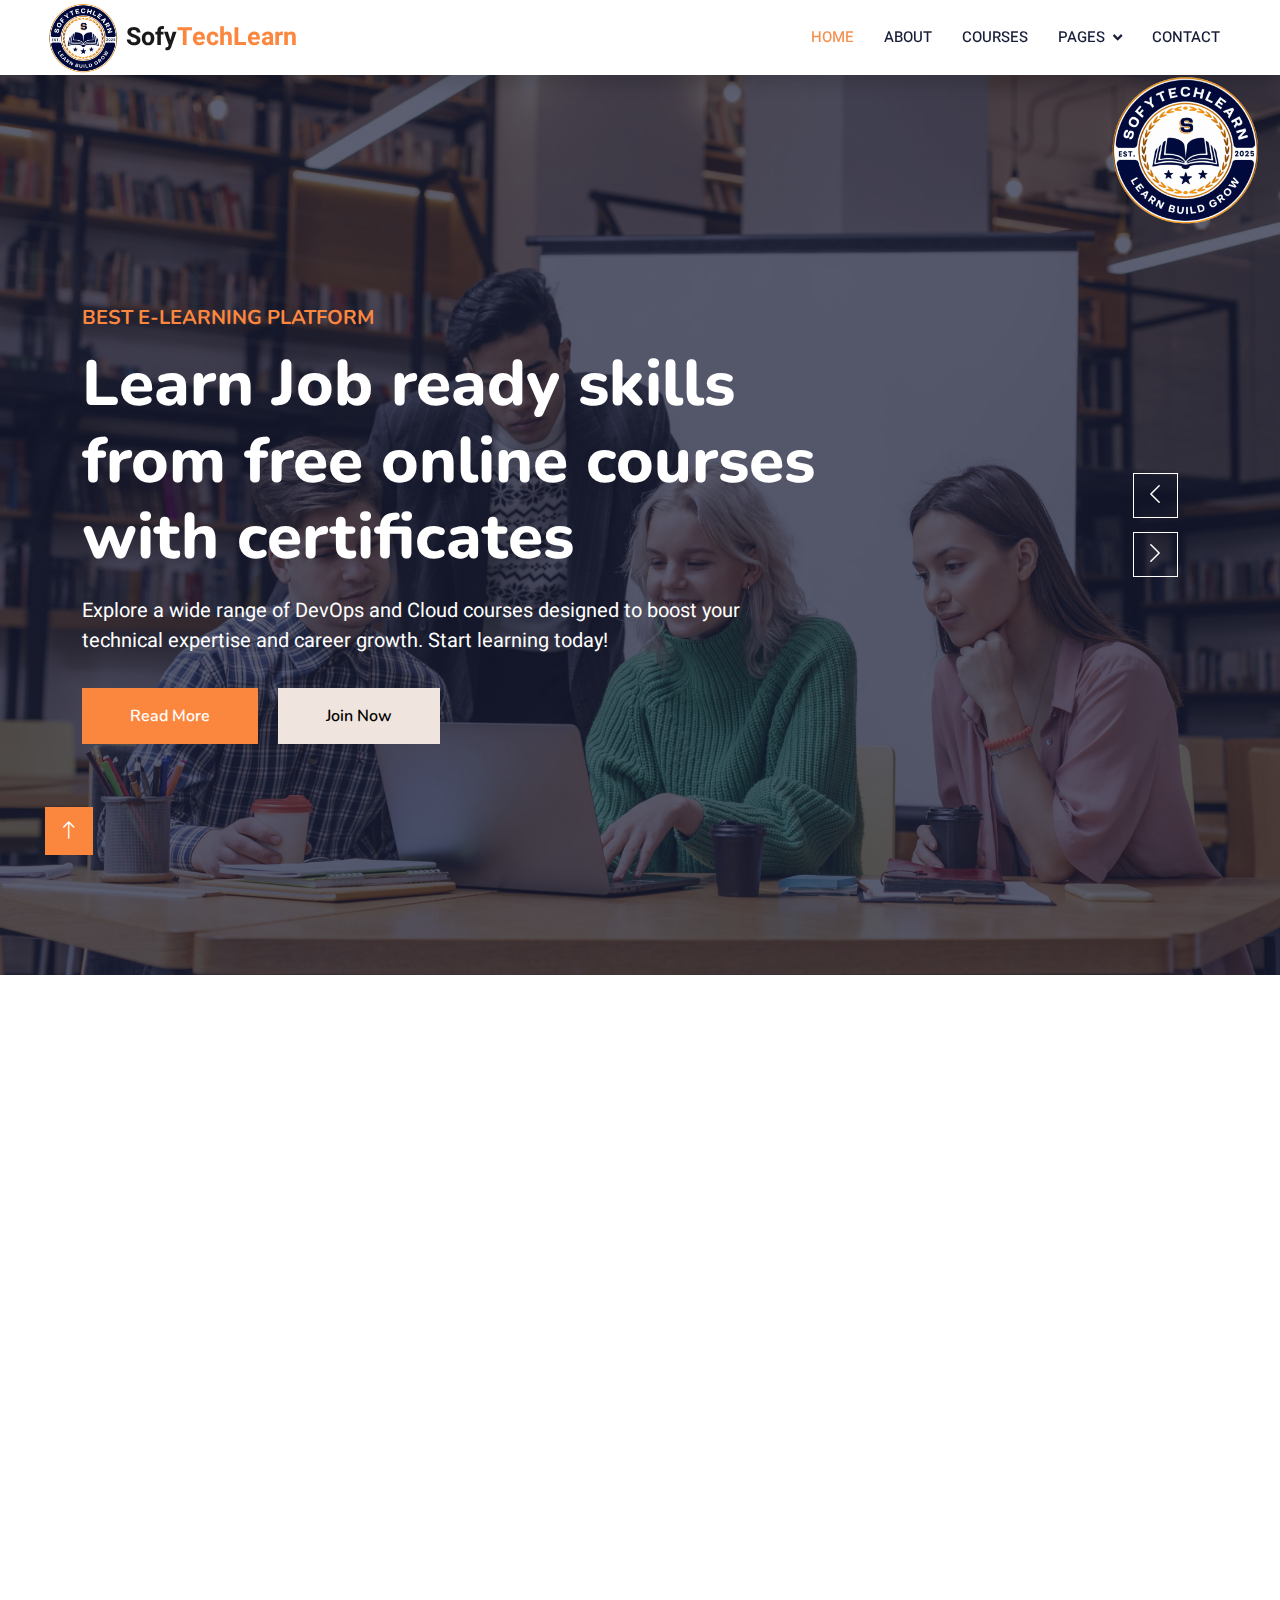
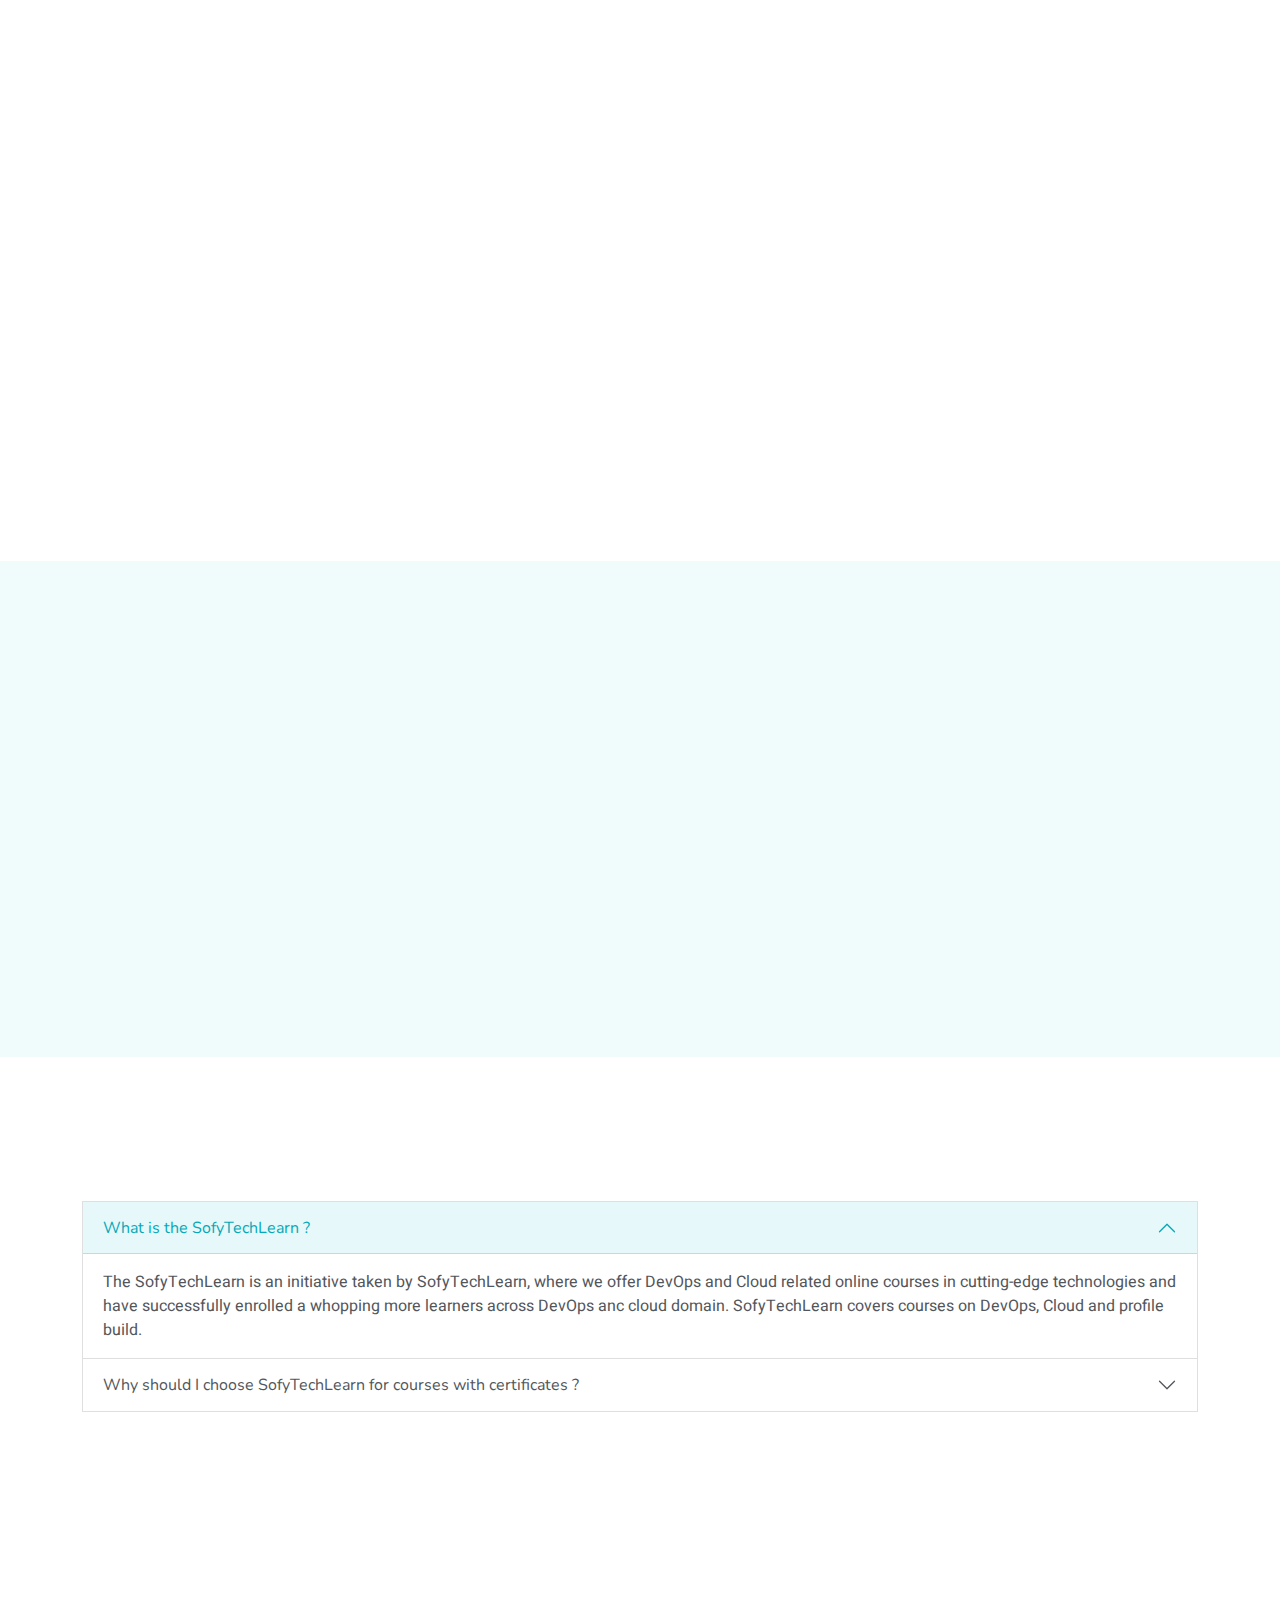
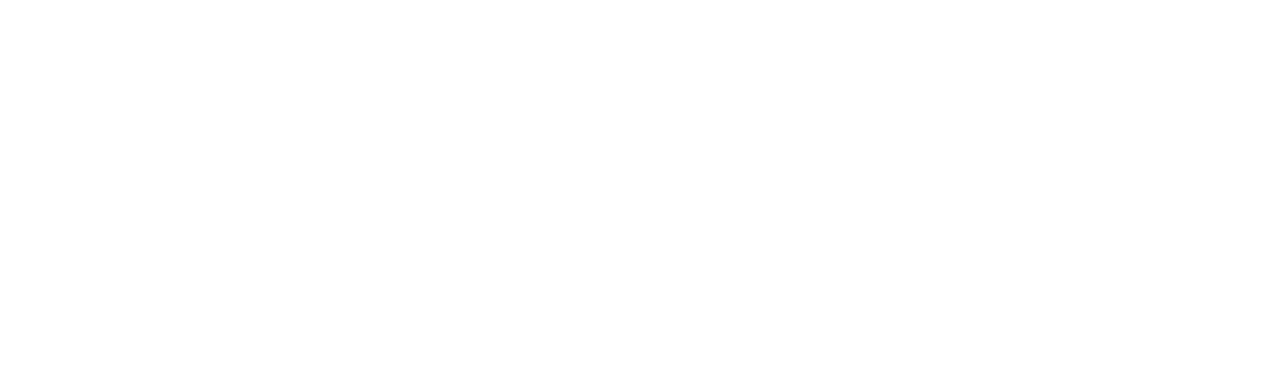
<file: index.html>
<!DOCTYPE html>
<html lang="en">

<head>
    <meta charset="utf-8">
    <meta name="google-translate-customization" content="9f841e7780177523-3214ceb76f765f38-gc38c6fe6f9d06436-c">
    </meta>

    <title>SofyTechLearn : Online Courses</title>
    <meta content="width=device-width, initial-scale=1.0" name="viewport">
    <meta content="" name="keywords">
    <meta content="" name="description">

    <!-- Favicon -->
    <link href="img/new.png" rel="icon">

    <!-- Google Web Fonts -->
    <link rel="preconnect" href="https://fonts.googleapis.com">
    <link rel="preconnect" href="https://fonts.gstatic.com" crossorigin>
    <link
        href="https://fonts.googleapis.com/css2?family=Heebo:wght@400;500;600&family=Nunito:wght@600;700;800&display=swap"
        rel="stylesheet">

    <!-- Icon Font Stylesheet -->
    <link href="https://cdnjs.cloudflare.com/ajax/libs/font-awesome/5.10.0/css/all.min.css" rel="stylesheet">
    <link href="https://cdn.jsdelivr.net/npm/bootstrap-icons@1.4.1/font/bootstrap-icons.css" rel="stylesheet">

    <!-- Libraries Stylesheet -->
    <link href="lib/animate/animate.min.css" rel="stylesheet">
    <link href="lib/owlcarousel/assets/owl.carousel.min.css" rel="stylesheet">

    <!-- Customized Bootstrap Stylesheet -->
    <link href="css/bootstrap.min.css" rel="stylesheet">

    <!-- Template Stylesheet -->
    <link href="css/style.css" rel="stylesheet">
   
</head>

<body>
    <!-- Spinner Start -->
    <div id="spinner"
        class="show bg-white position-fixed translate-middle w-100 vh-100 top-50 start-50 d-flex align-items-center justify-content-center">
        <div class="spinner-border text-primary" style="width: 3rem; height: 3rem;" role="status">
            <span class="sr-only">Loading...</span>
        </div>
    </div>
    <!-- Spinner End -->


    <!-- Navbar Start -->
    <nav class="navbar navbar-expand-lg bg-white navbar-light shadow sticky-top p-0">
        <a href="index.html" class="navbar-brand d-flex align-items-center px-4 px-lg-5">
            <p class="m-0 fw-bold" style="font-size: 25px;"><img src="img/new.png" alt="" height="70px" class="me-2">Sofy<span
                    style="color: #fb873f;">TechLearn</span></p>
        </a>
        <button type="button" class="navbar-toggler me-4" data-bs-toggle="collapse" data-bs-target="#navbarCollapse">
            <span class="navbar-toggler-icon"></span>
        </button>
        <div class="collapse navbar-collapse" id="navbarCollapse">
            <div class="navbar-nav ms-auto p-4 p-lg-0">
                <a href="index.html" class="nav-item nav-link active">Home</a>
                <a href="about.html" class="nav-item nav-link">About</a>
                <a href="courses.html" class="nav-item nav-link">Courses</a>
                <div class="nav-item dropdown">
                    <a href="#" class="nav-link dropdown-toggle" data-bs-toggle="dropdown">Pages</a>
                    <div class="dropdown-menu fade-down m-0">
                        <a href="team.html" class="dropdown-item">Our Team</a>
                        <!-- <a href="testimonial.html" class="dropdown-item">Testimonial</a> -->

                    </div>
                </div>
                <a href="contact.html" class="nav-item nav-link">Contact</a>
                <!-- <a href="login.html" class="nav-item nav-link"><i class="fa fa-user"></i></a> -->
                <a href="#" class="nav-item nav-link">

                <div id="google_translate_element">
                </div>


                </a>
            </div>
        </div>
    </nav>
    <!-- Navbar End -->

    <!-- Floating Logo -->
    <div class="position-absolute animated fadeInRight" style="top: 75px; right: 20px; z-index: 1000;" data-wow-delay="0.5s">
        <img src="img/new.png" alt="SofyTechLearn Logo" class="img-fluid wow fadeInRight" style="max-height: 150px;" data-wow-delay="0.5s">
    </div>
    <!-- Floating Logo End -->

    <!-- Carousel Start -->
    <div class="container-fluid p-0 mb-4">
        <div class="owl-carousel header-carousel position-relative">
            <div class="owl-carousel-item position-relative">
                <img class="img-fluid" src="img/carousel-1.jpg" alt="">
                <div class="position-absolute top-0 start-0 w-100 h-100 d-flex align-items-center"
                    style="background: rgba(24, 29, 56, .7);">
                    <div class="container">
                        <div class="row justify-content-start">
                            <div class="col-sm-10 col-lg-8">
                                <h5 class=" text-uppercase mb-3 animated slideInDown" style="color: #fb873f;">Best
                                    E-learning platform</h5>
                                <h1 class="display-3 text-white animated slideInDown">Learn Job ready skills from free
                                    online courses with certificates</h1>
                                <p class=" text-white mb-4 pb-2">Explore a wide range of DevOps and Cloud courses designed to boost your technical expertise and career growth. Start learning today!</p>
                                <a href="about.html"
                                    class="btn btn-primary py-md-3 px-md-5 me-3 animated slideInLeft">Read More</a>
                                <a href="contact.html" class="btn btn-light py-md-3 px-md-5 animated slideInRight">Join
                                    Now</a>
                            </div>
                        </div>
                    </div>
                </div>
            </div>
            <div class="owl-carousel-item position-relative">
                <img class="img-fluid" src="img/carousel-2.jpg" alt="">
                <div class="position-absolute top-0 start-0 w-100 h-100 d-flex align-items-center"
                    style="background: rgba(24, 29, 56, .7);">
                    <div class="container">
                        <div class="row justify-content-start align-items-center">
                            <!-- <div class="col-lg-4 col-sm-2 text-center animated fadeInLeft">
                                <img src="img/new.png" alt="SofyTechLearn Logo" class="img-fluid" style="max-height: 360px; opacity: 0.9;">
                            </div> -->
                            <div class="col-sm-10 col-lg-7">
                                <h5 class=" text-uppercase mb-3 animated slideInDown" style="color: #fb873f;">Welcome to
                                    SofyTechLearn </h5>
                                <h1 class="display-3 text-white animated slideInDown">Interactive Learning Experience
                                </h1>
                                <p class=" text-white mb-4 pb-2">Build your skills with real projects, automate with DevOps tools, and grow through a learning experience that inspires innovation..</p>
                                <a href="about.html"
                                    class="btn btn-primary py-md-3 px-md-5 me-3 animated slideInLeft">Read More</a>
                                <a href="contact.html" class="btn btn-light py-md-3 px-md-5 animated slideInRight">Join
                                    Now</a>
                            </div>
                        </div>
                    </div>
                </div>
            </div>
        </div>
    </div>
    <!-- Carousel End -->


    <!-- Service Start -->
    <div class="container-xxl py-5">
        <div class="container">
            <div class="row g-2 text-center">
                <div class="col-12 wow fadeInUp" data-wow-delay="0.3s">
                    <h1 style="color: #fb873f;">Invest in your professional goals with SofyTechLearn</h1>
                    <p class="mb-5">Get unlimited access to over 90% of courses, Projects, Specializations, and
                        Professional Certificates on Coursera, taught by top instructors.</p>
                </div>
            </div>
            <div class="row g-4">
                <div class="col-lg-3 col-sm-6 wow fadeInUp" data-wow-delay="0.1s">
                    <div class="service-item text-center pt-3 shadow">
                        <div class="p-4">
                            <img src="img/icon1.png" alt="" width="60px" class="mb-4">
                            <h5 class="mb-3">Learn anything</h5>
                            <p>Explore any interest or trending topic, take prerequisites, and advance your skills</p>
                        </div>
                    </div>
                </div>
                <div class="col-lg-3 col-sm-6 wow fadeInUp" data-wow-delay="0.3s">
                    <div class="service-item text-center pt-3 shadow">
                        <div class="p-4">
                            <img src="img/icon2.png" alt="" width="60px" class="mb-4">
                            <h5 class="mb-3">Save money</h5>
                            <p>Spend less money on your learning if you plan to take multiple courses this year</p>
                        </div>
                    </div>
                </div>
                <div class="col-lg-3 col-sm-6 wow fadeInUp" data-wow-delay="0.5s">
                    <div class="service-item text-center pt-3 shadow">
                        <div class="p-4">
                            <img src="img/icon3.png" alt="" width="60px" class="mb-4">
                            <h5 class="mb-3">Flexible learning</h5>
                            <p>Learn at your own pace, move between multiple courses, or switch to a different course
                            </p>
                        </div>
                    </div>
                </div>
                <div class="col-lg-3 col-sm-6 wow fadeInUp" data-wow-delay="0.7s">
                    <div class="service-item text-center pt-3 shadow">
                        <div class="p-4">
                            <img src="img/icon4.png" alt="" width="60px" class="mb-4">
                            <h5 class="mb-3">Unlimited certificates</h5>
                            <p>Earn a certificate for every learning program that you complete at no additional cost</p>
                        </div>
                    </div>
                </div>
            </div>
        </div>
    </div>
    <!-- Service End -->


    <!-- About Start -->
    <div class="container-xxl py-5">
        <div class="container">
            <div class="row g-5">
                <div class="col-lg-6 wow fadeInUp" data-wow-delay="0.1s" style="min-height: 400px;">
                    <div class="position-relative h-100">
                        <img class="img-fluid position-absolute w-100 h-100" src="img/about.jpg" alt=""
                            style="object-fit: cover;">
                    </div>
                </div>
                <div class="col-lg-6 wow fadeInUp" data-wow-delay="0.3s">
                    <h6 class="section-title bg-white text-start pe-3">About Us</h6>
                    <h1 class="mb-4" style="color: #fb873f;">Welcome to SofyTechLearn</h1>
                    <p class="mb-4">At SofyTechLearn, we believe in accessible, innovative learning experiences that
                        adapt to your schedule and learning style. Join us in embracing the future of education and
                        unlock your potential with our immersive online courses.</p>
                    <p class="mb-4"> Welcom to SofyTechLearn, your gateway to boundless learning opportunities. We're
                        dedicated to democratizing education, offering a diverse range of courses taught by industry
                        experts. Our mission is to empower learners worldwide, fostering a community-driven platform
                        where knowledge knows no limits.</p>
                    <div class="row gy-2 gx-4 mb-4">
                        <div class="col-sm-6">
                            <p class="mb-0"><i class="fa fa-arrow-right  me-2"></i>Expert Instructors</p>
                        </div>
                        <div class="col-sm-6">
                            <p class="mb-0"><i class="fa fa-arrow-right me-2"></i>Live Interactive Sessions</p>
                        </div>
                        <div class="col-sm-6">
                            <p class="mb-0"><i class="fa fa-arrow-right me-2"></i>Comprehensive Course Catalog</p>
                        </div>
                        <div class="col-sm-6">
                            <p class="mb-0"><i class="fa fa-arrow-right me-2"></i>Community Engagement</p>
                        </div>
                        <div class="col-sm-6">
                            <p class="mb-0"><i class="fa fa-arrow-right me-2"></i>Personalized Learning Paths</p>
                        </div>
                        <div class="col-sm-6">
                            <p class="mb-0"><i class="fa fa-arrow-right me-2"></i>Certification and Recognition</p>
                        </div>
                    </div>
                    <a class="btn text-light py-3 px-5 mt-2" href="about.html">Read More</a>
                </div>
            </div>
        </div>
    </div>
    <!-- About End -->




    <!-- Banner-1 Start -->
    <div class="container-xxl py-5 pt-5 bg-light">
        <div class="container">
            <div class="row g-5 ">
                <div class="col-lg-6 p-5 wow fadeInUp" data-wow-delay="0.3s">

                    <h1 class="mb-4" style="color: #fb873f;">Explore DevOps & Cloud Courses</h1>
                    <p class="mb-4">Start your online learning journey at Great Learning Academy with our
                        short-term basic courses across various in-demand domains.</p>

                    <a class="btn text-light py-3 px-5 mt-2" href="contact.html">Start Your Journey</a>
                </div>
                <div class="col-lg-6 wow fadeInUp" data-wow-delay="0.1s" style="min-height: 400px;">
                    <div class="position-relative h-100">
                        <img class="img-fluid position-absolute w-100 h-100" src="img/banner-1.jpg" alt=""
                            style="object-fit: cover;">
                    </div>
                </div>
            </div>
        </div>
    </div>
    <!-- Banner-1 End -->



    <!-- Categories Start -->
    <!-- <div class="container-xxl py-5 category">
        <div class="container">
            <div class="text-center wow fadeInUp" data-wow-delay="0.1s">
                <h6 class="section-title bg-white text-center px-3">Categories</h6>
                <h1 class="mb-5" style="color: #fb873f;">Popular Topics to Explore</h1>
            </div>
            <div class="row g-2 m-2">
                <div class="col-lg-3 col-md-6  text-center">
                    <div class="content shadow p-3 mb-2 wow fadeInUp" data-wow-delay="0.3s">

                        <img src="img/cat1.png" class="img-fluid" alt="categories"></i>

                        <h5 class="my-2">
                            <a href="#" class="text-center">Microsoft Excel</a>
                        </h5>
                    </div>
                </div>
                <div class="col-lg-3 col-md-6  text-center">
                    <div class="content shadow p-3 mb-2 wow fadeInUp" data-wow-delay="0.3s">

                        <img src="img/cat2.png" class="img-fluid" alt="categories"></i>

                        <h5 class="my-2">
                            <a href="#" class="text-center"> AWS</a>
                        </h5>
                    </div>
                </div>
                <div class="col-lg-3 col-md-6  text-center">
                    <div class="content shadow p-3 mb-2 wow fadeInUp" data-wow-delay="0.3s">

                        <img src="img/cat3.png" class="img-fluid" alt="categories"></i>

                        <h5 class="my-2">
                            <a href="#" class="text-center">Python</a>
                        </h5>
                    </div>
                </div>
                <div class="col-lg-3 col-md-6  text-center">
                    <div class="content shadow p-3 mb-2 wow fadeInUp" data-wow-delay="0.3s">

                        <img src="img/cat4.png" class="img-fluid" alt="categories"></i>

                        <h5 class="my-2">
                            <a href="#" class="text-center">Java</a>
                        </h5>
                    </div>
                </div>
                <div class="col-lg-3 col-md-6  text-center">
                    <div class="content shadow p-3 mb-2 wow fadeInUp" data-wow-delay="0.3s">

                        <img src="img/cat5.png" class="img-fluid" alt="categories"></i>

                        <h5 class="my-2">
                            <a href="#" class="text-center">Web Design</a>
                        </h5>
                    </div>
                </div>
                <div class="col-lg-3 col-md-6  text-center">
                    <div class="content shadow p-3 mb-2 wow fadeInUp" data-wow-delay="0.3s">

                        <img src="img/cat6.png" class="img-fluid" alt="categories"></i>

                        <h5 class="my-2">
                            <a href="#" class="text-center">Web Development</a>
                        </h5>
                    </div>
                </div>
                <div class="col-lg-3 col-md-6  text-center">
                    <div class="content shadow p-3 mb-2 wow fadeInUp" data-wow-delay="0.3s">

                        <img src="img/cat7.png" class="img-fluid" alt="categories"></i>

                        <h5 class="my-2">
                            <a href="#" class="text-center">MySQL</a>
                        </h5>
                    </div>
                </div>
                <div class="col-lg-3 col-md-6  text-center">
                    <div class="content shadow p-3 mb-2 wow fadeInUp" data-wow-delay="0.3s">

                        <img src="img/cat8.png" class="img-fluid" alt="categories"></i>

                        <h5 class="my-2">
                            <a href="#" class="text-center">UI/UX Design</a>
                        </h5>
                    </div>
                </div>
            </div>
        </div>
    </div> -->
    <!-- Categories End -->


   <!-- Courses Start -->
    <!-- <div class="container-xxl py-5">
        <div class="container">
            <div class="text-center wow fadeInUp" data-wow-delay="0.1s">
                <h6 class="section-title bg-white text-center px-3">Popular Courses</h6>
                <h1 class="mb-5" style="color: #fb873f;">Explore new and trending online courses</h1>
            </div>
            <div class="row g-4 py-2">
                <div class="col-lg-3 col-md-6 wow fadeInUp" data-wow-delay="0.1s">
                    <div class="course-item shadow">
                        <div class="position-relative overflow-hidden text-light image">
                            <img class="img-fluid" src="img/course-1.jpg" alt="">
                            <div style="position:absolute;top: 15px;left: 16px; font-size:12px; border-radius:3px; background-color:#fb873f;"
                                class="px-2 py-1 fw-bold text-uppercase">FREE</div>

                        </div>
                        <div class="p-2 pb-0">

                            <h5 class="mb-1"><a href="single.html" class="text-dark">HTML Course for Beginners </a></h5>
                        </div>
                        <div class="d-flex">
                            <small class="flex-fill text-center py-1 px-2"><i class="fa fa-star text-warning me-2"></i>
                                4.55</small>
                            <small class="flex-fill text-center py-1 px-2"><i class="fa fa-user-graduate me-2"></i>5.8L+
                                Learners
                            </small>
                            <small class="flex-fill text-center py-1 px-2"><i
                                    class="fa fa-user me-2"></i>Beginner</small>
                        </div>
                        <div class="d-flex">
                            <small class="flex-fill text-left p-2 px-2"><i class="fa fa-clock me-2"></i>2.0
                                Hrs</small>
                            <small class="py-1 px-2 fw-bold fs-6 text-center">₹ 0</small>
                            <small class=" text-primary py-1 px-2 fw-bold fs-6" style="float:right;"><a href="#">Enroll
                                    Now </a><i class="fa fa-chevron-right me-2 fs-10"></i></small>
                        </div>
                    </div>
                </div>
                <div class="col-lg-3 col-md-6 wow fadeInUp" data-wow-delay="0.1s">
                    <div class="course-item shadow">
                        <div class="position-relative overflow-hidden text-light image">
                            <img class="img-fluid" src="img/course-2.jpg" alt="">
                            <div style="position:absolute;top: 15px;left: 16px; font-size:12px; border-radius:3px; background-color:#0ed44c;"
                                class="px-2 py-1 fw-bold text-uppercase">PAID</div>

                        </div>
                        <div class="p-2 pb-0">

                            <h5 class="mb-1">Front End Development-CSS
                            </h5>
                        </div>
                        <div class="d-flex">
                            <small class="flex-fill text-center py-1 px-2"><i class="fa fa-star text-warning me-2"></i>
                                4.55</small>
                            <small class="flex-fill text-center py-1 px-2"><i class="fa fa-user-graduate me-2"></i>5.2L+
                                Learners
                            </small>
                            <small class="flex-fill text-center py-1 px-2"><i
                                    class="fa fa-user me-2"></i>Beginner</small>
                        </div>
                        <div class="d-flex">
                            <small class="flex-fill text-left p-2 px-2"><i class="fa fa-clock me-2"></i>4.0
                                Hrs</small>
                            <small class="py-1 px-2 fw-bold fs-6 text-center">₹ 199</small>
                            <small class=" text-primary py-1 px-2 fw-bold fs-6" style="float:right;"><a href="#">Enroll
                                    Now </a><i class="fa fa-chevron-right me-2 fs-10"></i></small>
                        </div>
                    </div>
                </div>
                <div class="col-lg-3 col-md-6 wow fadeInUp" data-wow-delay="0.1s">
                    <div class="course-item shadow">
                        <div class="position-relative overflow-hidden text-light image">
                            <img class="img-fluid" src="img/course-3.jpg" alt="">
                            <div style="position:absolute;top: 15px;left: 16px; font-size:12px; border-radius:3px; background-color:#fb873f;"
                                class="px-2 py-1 fw-bold text-uppercase">FREE</div>

                        </div>
                        <div class="p-2 pb-0">

                            <h5 class="mb-1">Introduction to JavaScript
                            </h5>
                        </div>
                        <div class="d-flex">
                            <small class="flex-fill text-center py-1 px-2"><i class="fa fa-star text-warning me-2"></i>
                                4.46</small>
                            <small class="flex-fill text-center py-1 px-2"><i class="fa fa-user-graduate me-2"></i>76L+
                                Learners
                            </small>
                            <small class="flex-fill text-center py-1 px-2"><i
                                    class="fa fa-user me-2"></i>Beginner</small>
                        </div>
                        <div class="d-flex">
                            <small class="flex-fill text-left p-2 px-2"><i class="fa fa-clock me-2"></i>2.5
                                Hrs</small>
                            <small class="py-1 px-2 fw-bold fs-6 text-center">₹ 0</small>
                            <small class=" text-primary py-1 px-2 fw-bold fs-6" style="float:right;"><a href="#">Enroll
                                    Now </a><i class="fa fa-chevron-right me-2 fs-10"></i></small>
                        </div>
                    </div>
                </div>
                <div class="col-lg-3 col-md-6 wow fadeInUp" data-wow-delay="0.1s">
                    <div class="course-item shadow">
                        <div class="position-relative overflow-hidden text-light image">
                            <img class="img-fluid" src="img/course-4.jpg" alt="">
                            <div style="position:absolute;top: 15px;left: 16px; font-size:12px; border-radius:3px; background-color:#0ed44c;"
                                class="px-2 py-1 fw-bold text-uppercase">PAID</div>

                        </div>
                        <div class="p-2 pb-0">

                            <h5 class="mb-1">Python Programming
                            </h5>
                        </div>
                        <div class="d-flex">
                            <small class="flex-fill text-center py-1 px-2"><i class="fa fa-star text-warning me-2"></i>
                                3.54</small>
                            <small class="flex-fill text-center py-1 px-2"><i class="fa fa-user-graduate me-2"></i>3.3L+
                                Learners
                            </small>
                            <small class="flex-fill text-center py-1 px-2"><i
                                    class="fa fa-user me-2"></i>Beginner</small>
                        </div>
                        <div class="d-flex">
                            <small class="flex-fill text-left p-2 px-2"><i class="fa fa-clock me-2"></i>3.0
                                Hrs</small>
                            <small class="py-1 px-2 fw-bold fs-6 text-center">₹ 299</small>
                            <small class=" text-primary py-1 px-2 fw-bold fs-6" style="float:right;"><a href="#">Enroll
                                    Now </a><i class="fa fa-chevron-right me-2 fs-10"></i></small>
                        </div>
                    </div>
                </div>
                <div class="col-lg-3 col-md-6 wow fadeInUp" data-wow-delay="0.1s">
                    <div class="course-item shadow">
                        <div class="position-relative overflow-hidden text-light image">
                            <img class="img-fluid" src="img/course-5.jpg" alt="">
                            <div style="position:absolute;top: 15px;left: 16px; font-size:12px; border-radius:3px; background-color:#fb873f;"
                                class="px-2 py-1 fw-bold text-uppercase">FREE</div>

                        </div>
                        <div class="p-2 pb-0">

                            <h5 class="mb-1">SQL for Data Science
                            </h5>
                        </div>
                        <div class="d-flex">
                            <small class="flex-fill text-center py-1 px-1"><i class="fa fa-star text-warning me-2"></i>
                                4.54</small>
                            <small class="flex-fill text-center py-1 px-1"><i class="fa fa-user-graduate me-2"></i>1.3L+
                                Learners
                            </small>
                            <small class="flex-fill text-center py-1 px-1"><i
                                    class="fa fa-user me-2"></i>Intermediate</small>
                        </div>
                        <div class="d-flex">
                            <small class="flex-fill text-left p-2 px-2"><i class="fa fa-clock me-2"></i>5.0
                                Hrs</small>
                            <small class="py-1 px-2 fw-bold fs-6 text-center">₹ 0</small>
                            <small class=" text-primary py-1 px-2 fw-bold fs-6" style="float:right;"><a href="#">Enroll
                                    Now </a><i class="fa fa-chevron-right me-2 fs-10"></i></small>
                        </div>
                    </div>
                </div>
                <div class="col-lg-3 col-md-6 wow fadeInUp" data-wow-delay="0.1s">
                    <div class="course-item shadow">
                        <div class="position-relative overflow-hidden text-light image">
                            <img class="img-fluid" src="img/course-6.jpg" alt="">
                            <div style="position:absolute;top: 15px;left: 16px; font-size:12px; border-radius:3px; background-color:#fb873f;"
                                class="px-2 py-1 fw-bold text-uppercase">FREE</div>

                        </div>
                        <div class="p-2 pb-0">

                            <h5 class="mb-1">ChatGPT for Beginners
                            </h5>
                        </div>
                        <div class="d-flex">
                            <small class="flex-fill text-center py-1 px-2"><i class="fa fa-star text-warning me-2"></i>
                                3.55</small>
                            <small class="flex-fill text-center py-1 px-2"><i class="fa fa-user-graduate me-2"></i>3.5L+
                                Learners
                            </small>
                            <small class="flex-fill text-center py-1 px-2"><i
                                    class="fa fa-user me-2"></i>Beginner</small>
                        </div>
                        <div class="d-flex">
                            <small class="flex-fill text-left p-2 px-2"><i class="fa fa-clock me-2"></i>4.5
                                Hrs</small>
                            <small class="py-1 px-2 fw-bold fs-6 text-center">₹ 0</small>
                            <small class=" text-primary py-1 px-2 fw-bold fs-6" style="float:right;"><a href="#">Enroll
                                    Now </a><i class="fa fa-chevron-right me-2 fs-10"></i></small>
                        </div>
                    </div>
                </div>
                <div class="col-lg-3 col-md-6 wow fadeInUp" data-wow-delay="0.1s">
                    <div class="course-item shadow">
                        <div class="position-relative overflow-hidden text-light image">
                            <img class="img-fluid" src="img/course-7.jpg" alt="">
                            <div style="position:absolute;top: 15px;left: 16px; font-size:12px; border-radius:3px; background-color:#fb873f;"
                                class="px-2 py-1 fw-bold text-uppercase">FREE</div>

                        </div>
                        <div class="p-2 pb-0">

                            <h5 class="mb-1">AWS for Beginners
                            </h5>
                        </div>
                        <div class="d-flex">
                            <small class="flex-fill text-center py-1 px-2"><i class="fa fa-star text-warning me-2"></i>
                                4.53</small>
                            <small class="flex-fill text-center py-1 px-2"><i class="fa fa-user-graduate me-2"></i>1L+
                                Learners
                            </small>
                            <small class="flex-fill text-center py-1 px-2"><i
                                    class="fa fa-user me-2"></i>Beginner</small>
                        </div>
                        <div class="d-flex">
                            <small class="flex-fill text-left p-2 px-2"><i class="fa fa-clock me-2"></i>3.0
                                Hrs</small>
                            <small class="py-1 px-2 fw-bold fs-6 text-center">₹ 0</small>
                            <small class=" text-primary py-1 px-2 fw-bold fs-6" style="float:right;"><a href="#">Enroll
                                    Now </a><i class="fa fa-chevron-right me-2 fs-10"></i></small>
                        </div>
                    </div>
                </div>
                <div class="col-lg-3 col-md-6 wow fadeInUp" data-wow-delay="0.1s">
                    <div class="course-item shadow">
                        <div class="position-relative overflow-hidden text-light image">
                            <img class="img-fluid" src="img/course-8.jpg" alt="">
                            <div style="position:absolute;top: 15px;left: 16px; font-size:12px; border-radius:3px; background-color:#0ed44c;"
                                class="px-2 py-1 fw-bold text-uppercase">PAID</div>

                        </div>
                        <div class="p-2 pb-0">

                            <h5 class="mb-1">Microsoft Azure Essentials
                            </h5>
                        </div>
                        <div class="d-flex">
                            <small class="flex-fill text-center py-1 px-1"><i class="fa fa-star text-warning me-2"></i>
                                4.64</small>
                            <small class="flex-fill text-center py-1 px-1"><i class="fa fa-user-graduate me-2"></i>4.4L+
                                Learners
                            </small>
                            <small class="flex-fill text-center py-1 px-1"><i
                                    class="fa fa-user me-2"></i>Intermediate</small>
                        </div>
                        <div class="d-flex">
                            <small class="flex-fill text-left p-2 px-2"><i class="fa fa-clock me-2"></i>3.5
                                Hrs</small>
                            <small class="py-1 px-2 fw-bold fs-6 text-center">₹ 149</small>
                            <small class=" text-primary py-1 px-2 fw-bold fs-6" style="float:right;"><a href="#">Enroll
                                    Now </a><i class="fa fa-chevron-right me-2 fs-10"></i></small>
                        </div>
                    </div>
                </div>
                <div class="col-lg-3 col-md-6 wow fadeInUp" data-wow-delay="0.1s">
                    <div class="course-item shadow">
                        <div class="position-relative overflow-hidden text-light image">
                            <img class="img-fluid" src="img/course-9.jpg" alt="">
                            <div style="position:absolute;top: 15px;left: 16px; font-size:12px; border-radius:3px; background-color:#fb873f;"
                                class="px-2 py-1 fw-bold text-uppercase">FREE</div>

                        </div>
                        <div class="p-2 pb-0">

                            <h5 class="mb-1">Introduction to MS Excel</h5>
                        </div>
                        <div class="d-flex">
                            <small class="flex-fill text-center py-1 px-2"><i class="fa fa-star text-warning me-2"></i>
                                4.6</small>
                            <small class="flex-fill text-center py-1 px-2"><i class="fa fa-user-graduate me-2"></i>4.2L+
                                Learners
                            </small>
                            <small class="flex-fill text-center py-1 px-2"><i
                                    class="fa fa-user me-2"></i>Beginner</small>
                        </div>
                        <div class="d-flex">
                            <small class="flex-fill text-left p-2 px-2"><i class="fa fa-clock me-2"></i>3.5
                                Hrs</small>
                            <small class="py-1 px-2 fw-bold fs-6 text-center">₹ 0</small>
                            <small class=" text-primary py-1 px-2 fw-bold fs-6" style="float:right;"><a href="#">Enroll
                                    Now </a><i class="fa fa-chevron-right me-2 fs-10"></i></small>
                        </div>
                    </div>
                </div>
                <div class="col-lg-3 col-md-6 wow fadeInUp" data-wow-delay="0.1s">
                    <div class="course-item shadow">
                        <div class="position-relative overflow-hidden text-light image">
                            <img class="img-fluid" src="img/course-10.jpg" alt="">
                            <div style="position:absolute;top: 15px;left: 16px; font-size:12px; border-radius:3px; background-color:#0ed44c;"
                                class="px-2 py-1 fw-bold text-uppercase">PAID</div>

                        </div>
                        <div class="p-2 pb-0">

                            <h5 class="mb-1">Statistics For Data Science
                            
                                
                            </h5>
                        </div>
                        <div class="d-flex">
                            <small class="flex-fill text-center py-1 px-1"><i class="fa fa-star text-warning me-2"></i>
                                4.55</small>
                            <small class="flex-fill text-center py-1 px-1"><i class="fa fa-user-graduate me-2"></i>5.3L+
                                Learners
                            </small>
                            <small class="flex-fill text-center py-1 px-1"><i
                                    class="fa fa-user me-2"></i>Intermediate</small>
                        </div>
                        <div class="d-flex">
                            <small class="flex-fill text-left p-2 px-2"><i class="fa fa-clock me-2"></i>2.5
                                Hrs</small>
                            <small class="py-1 px-2 fw-bold fs-6 text-center">₹ 299</small>
                            <small class=" text-primary py-1 px-2 fw-bold fs-6" style="float:right;"><a href="#">Enroll
                                    Now </a><i class="fa fa-chevron-right me-2 fs-10"></i></small>
                        </div>
                    </div>
                </div>
                <div class="col-lg-3 col-md-6 wow fadeInUp" data-wow-delay="0.1s">
                    <div class="course-item shadow">
                        <div class="position-relative overflow-hidden text-light image">
                            <img class="img-fluid" src="img/course-11.jpg" alt="">
                            <div style="position:absolute;top: 15px;left: 16px; font-size:12px; border-radius:3px; background-color:#fb873f;"
                                class="px-2 py-1 fw-bold text-uppercase">FREE</div>

                        </div>
                        <div class="p-2 pb-0">

                            <h5 class="mb-1">Java Programming
                            </h5>
                        </div>
                        <div class="d-flex">
                            <small class="flex-fill text-center py-1 px-2"><i class="fa fa-star text-warning me-2"></i>
                                4.45</small>
                            <small class="flex-fill text-center py-1 px-2"><i class="fa fa-user-graduate me-2"></i>5L+
                                Learners
                            </small>
                            <small class="flex-fill text-center py-1 px-2"><i
                                    class="fa fa-user me-2"></i>Beginner</small>
                        </div>
                        <div class="d-flex">
                            <small class="flex-fill text-left p-2 px-2"><i class="fa fa-clock me-2"></i>2.0
                                Hrs</small>
                            <small class="py-1 px-2 fw-bold fs-6 text-center">₹ 0</small>
                            <small class=" text-primary py-1 px-2 fw-bold fs-6" style="float:right;"><a href="#">Enroll
                                    Now </a><i class="fa fa-chevron-right me-2 fs-10"></i></small>
                        </div>
                    </div>
                </div>
                <div class="col-lg-3 col-md-6 wow fadeInUp" data-wow-delay="0.1s">
                    <div class="course-item shadow">
                        <div class="position-relative overflow-hidden text-light image">
                            <img class="img-fluid" src="img/course-12.png" alt="">
                            <div style="position:absolute;top: 15px;left: 16px; font-size:12px; border-radius:3px; background-color:#fb873f;"
                                class="px-2 py-1 fw-bold text-uppercase">FREE</div>

                        </div>
                        <div class="p-2 pb-0">

                            <h5 class="mb-1">C for Beginners
                            </h5>
                        </div>
                        <div class="d-flex">
                            <small class="flex-fill text-center py-1 px-2"><i class="fa fa-star text-warning me-2"></i>
                                4.5</small>
                            <small class="flex-fill text-center py-1 px-2"><i class="fa fa-user-graduate me-2"></i>1.1L+
                                Learners
                            </small>
                            <small class="flex-fill text-center py-1 px-2"><i
                                    class="fa fa-user me-2"></i>Beginner</small>
                        </div>
                        <div class="d-flex">
                            <small class="flex-fill text-left p-2 px-2"><i class="fa fa-clock me-2"></i>1.5
                                Hrs</small>
                            <small class="py-1 px-2 fw-bold fs-6 text-center">₹ 0</small>
                            <small class=" text-primary py-1 px-2 fw-bold fs-6" style="float:right;"><a href="#">Enroll
                                    Now </a><i class="fa fa-chevron-right me-2 fs-10"></i></small>
                        </div>
                    </div>
                </div>
            </div>

        </div>
    </div>
    <div class="container text-center">
        <a class="btn text-light py-3 px-5 mt-2 mb-5" href="courses.html">All Courses</a>
    </div> -->
    <!-- Courses End -->


    <!-- Banner-2 Start -->
    <!-- <section class="pb-5" style="background: url('img/banner-3.jpg');">
        <div class="container-xxl mt-5" >
            <div class="container" >
                <div class="row g-5 ">
    
                    <div class="col-lg-6 wow fadeInUp" data-wow-delay="0.1s" style="min-height: 400px;">
                        <div class="position-relative h-100">
                            <img class="img-fluid position-absolute w-100 h-100 bg-light" src="img/banner-2.png" alt=""
                                style="object-fit: cover;">
                        </div>
                    </div>
    
                    <div class="col-lg-6 p-5 wow fadeInUp" data-wow-delay="0.3s">
    
                        <h1 class="mb-4" style="color: #fb873f;">Become an Instructor</h1>
                        <p class="mb-4 text-white">Instructors from around the world teach millions of learners on Udemy. We provide
                            the tools and skills to teach what you love.</p>
    
                        <a class="btn text-light py-3 mt-2" href="instructor.html">Start Teaching Today</a>
                    </div>
    
                </div>
            </div>
        </div>
    </section> -->
    <!-- Banner-2 End -->

    <!-- FAQ Start  -->
    <div class="container-xxl py-5 category">
        <div class="container">
            <div class="text-center wow fadeInUp" data-wow-delay="0.1s">
                
                <h1 class="mb-5">Frequently Asked Questions</h1>
            </div>
            <div class="row g-2">
                <div class="col-12">
                    <div class="accordion" id="accordionExample">
                        <div class="accordion-item">
                          <h2 class="accordion-header">
                            <button class="accordion-button" type="button" data-bs-toggle="collapse" data-bs-target="#collapseOne" aria-expanded="true" aria-controls="collapseOne">
                                What is the SofyTechLearn ?
                            </button>
                          </h2>
                          <div id="collapseOne" class="accordion-collapse collapse show" data-bs-parent="#accordionExample">
                            <div class="accordion-body">
                                The SofyTechLearn is an initiative taken by SofyTechLearn, where we offer DevOps and Cloud related online courses in cutting-edge technologies and have successfully enrolled a whopping more learners across DevOps anc cloud domain. SofyTechLearn covers courses on DevOps, Cloud and profile build.
                            </div>
                          </div>
                        </div>
                        <div class="accordion-item">
                          <h2 class="accordion-header">
                            <button class="accordion-button collapsed" type="button" data-bs-toggle="collapse" data-bs-target="#collapseTwo" aria-expanded="false" aria-controls="collapseTwo">
                                Why should I choose SofyTechLearn for courses with certificates ?
                            </button>
                          </h2>
                          <div id="collapseTwo" class="accordion-collapse collapse" data-bs-parent="#accordionExample">
                            <div class="accordion-body">
                                SofyTechLearn is an excellent choice for courses with certificates because of the high quality of the learning content. The courses are well-crafted, offer a great learning experience, and are interactive and engaging, making them ideal for learners in identifying what works best for their career goals.
                                Also We are making the job security for our learners by providing the job assistance after the completion of the course.
                            </div>
                          </div>
                        </div>
                        <!-- <div class="accordion-item">
                          <h2 class="accordion-header">
                            <button class="accordion-button collapsed" type="button" data-bs-toggle="collapse" data-bs-target="#collapseThree" aria-expanded="false" aria-controls="collapseThree">
                                How many free courses can I enroll in at the same time?
                            </button>
                          </h2>
                          <div id="collapseThree" class="accordion-collapse collapse" data-bs-parent="#accordionExample">
                            <div class="accordion-body">
                                You can simultaneously enroll in multiple courses at SofyTechLearn.
                            </div>
                          </div> -->
                        </div>
                        <!-- <div class="accordion-item">
                            <h2 class="accordion-header">
                              <button class="accordion-button collapsed" type="button" data-bs-toggle="collapse" data-bs-target="#collapseFour" aria-expanded="false" aria-controls="collapseFour">
                                How can I enroll in these free online courses?
                              </button>
                            </h2>
                            <div id="collapseFour" class="accordion-collapse collapse" data-bs-parent="#accordionExample">
                                <div class="accordion-body">
                                You can click on the “Sign Up” button at the top-right of the page and register with your email address, or you can sign up using your Google Account.       
                                </div>
                            </div>
                          </div>
                          <div class="accordion-item">
                            <h2 class="accordion-header">
                              <button class="accordion-button collapsed" type="button" data-bs-toggle="collapse" data-bs-target="#collapseFive" aria-expanded="false" aria-controls="collapseFive">
                                What are the most popular free courses offered by SofyTechLearn ?
                              </button>
                            </h2>
                            <div id="collapseFive" class="accordion-collapse collapse" data-bs-parent="#accordionExample">
                              <div class="accordion-body">
                                SofyTechLearn focuses on in-demand concepts and skills, where learners can develop industry-relevant knowledge in their chosen sector. It provides a wide range of courses in prestigious fields, assisting learners across the globe in achieving their professional goals.

                                <p>Some of the most popular free courses offered by SofyTechLearn that are in high demand today include:</p>
                                <ul>
                                    <li>Free Data Science Courses</li>
                                    <li>Free Artificial Intelligence Courses</li>
                                    <li>Free Software Courses</li>
                                    <li>Free Cloud Computing Courses</li>
                                </ul>
                              </div>
                            </div>
                          </div>
                      </div> -->
                </div>
            </div>
        </div>
    </div>
    <!-- FAQ End  -->

    <!-- Footer Start -->
    <div class="container-fluid bg-dark text-light footer pt-5 mt-5 wow fadeIn" data-wow-delay="0.1s">
        <div class="container py-5">
            <div class="row g-5">
                <div class="col-lg-4 col-md-6">
                    <h4 class="text-white mb-3">Quick Link</h4>
                    <p><a class="text-light" href="about.html">About Us</a></p>
                    <p><a class="text-light" href="contact.html">Contact Us</a></p>
                    <p><a class="text-light" href="privacy.html">Privacy Policy</a></p>
                    <p><a class="text-light" href="terms.html">Terms & Conditions</a></p>
                    <p><a class="text-light" href="">FAQs & Help</a></p>
                </div>
                <div class="col-lg-4 col-md-6">
                    <h4 class="text-white mb-3">Contact</h4>
                    <p class="mb-2"><i class="fa fa-map-marker-alt me-3"></i>Kovalam, Chennai, Tamil Nadu</p>
                    <p class="mb-2"><i class="fa fa-phone-alt me-3"></i>+91 9962890509</p>
                    <p class="mb-2"><i class="fa fa-envelope me-3"></i>sofytechlearn@gmail.com</p>
                    <div class="d-flex pt-2">
                        <a class="btn btn-outline-light btn-social" href=""><i class="fab fa-twitter"></i></a>
                        <a class="btn btn-outline-light btn-social" href=""><i class="fab fa-facebook-f"></i></a>
                        <a class="btn btn-outline-light btn-social" href=""><i class="fab fa-youtube"></i></a>
                        <a class="btn btn-outline-light btn-social" href=""><i class="fab fa-linkedin-in"></i></a>
                    </div>
                </div>

                <div class="col-lg-4 col-md-6">
                    <h4 class="text-white mb-3">Subscribe to our Newsletter</h4>
                    <p>Subscribe now and join our growing community of learners committed to lifelong education! </p>
                    <div class="position-relative mx-auto" style="max-width: 400px;">
                        <form action="#">
                            <input class="form-control border-0 w-100 py-3 ps-4 pe-5" type="email"
                                placeholder="Your email" required>
                            <button type="submit"
                                class="btn btn-primary py-2 position-absolute top-0 end-0 mt-2 me-2"><a
                                    href="mailto:keertidvcorai@gmail.com">Subscribe</a></button>
                        </form>
                    </div>
                </div>
            </div>
        </div>
        <div class="container">
            <div class="copyright">
                <div class="row">
                    <div class="col-md-6 text-center text-md-start mb-3 mb-md-0">
                        &copy; <a class="border-bottom" href="index.html">SofyTechLearn</a>, All Right Reserved.

                    </div>
                </div>
            </div>
        </div>
    </div>
    <!-- Footer End -->

    <!-- Back to Top -->
    <a href="#" class="btn btn-lg btn-primary btn-lg-square back-to-top"><i class="bi bi-arrow-up"></i></a>

    <!-- JavaScript Libraries -->
    <script src="https://code.jquery.com/jquery-3.4.1.min.js"></script>
    <script src="https://cdn.jsdelivr.net/npm/bootstrap@5.0.0/dist/js/bootstrap.bundle.min.js"></script>
    <script src="lib/wow/wow.min.js"></script>
    <script src="lib/easing/easing.min.js"></script>
    <script src="lib/waypoints/waypoints.min.js"></script>
    <script src="lib/owlcarousel/owl.carousel.min.js"></script>

    <!-- Template Javascript -->
    <script src="js/main.js"></script>
</body>

</html>
</file>
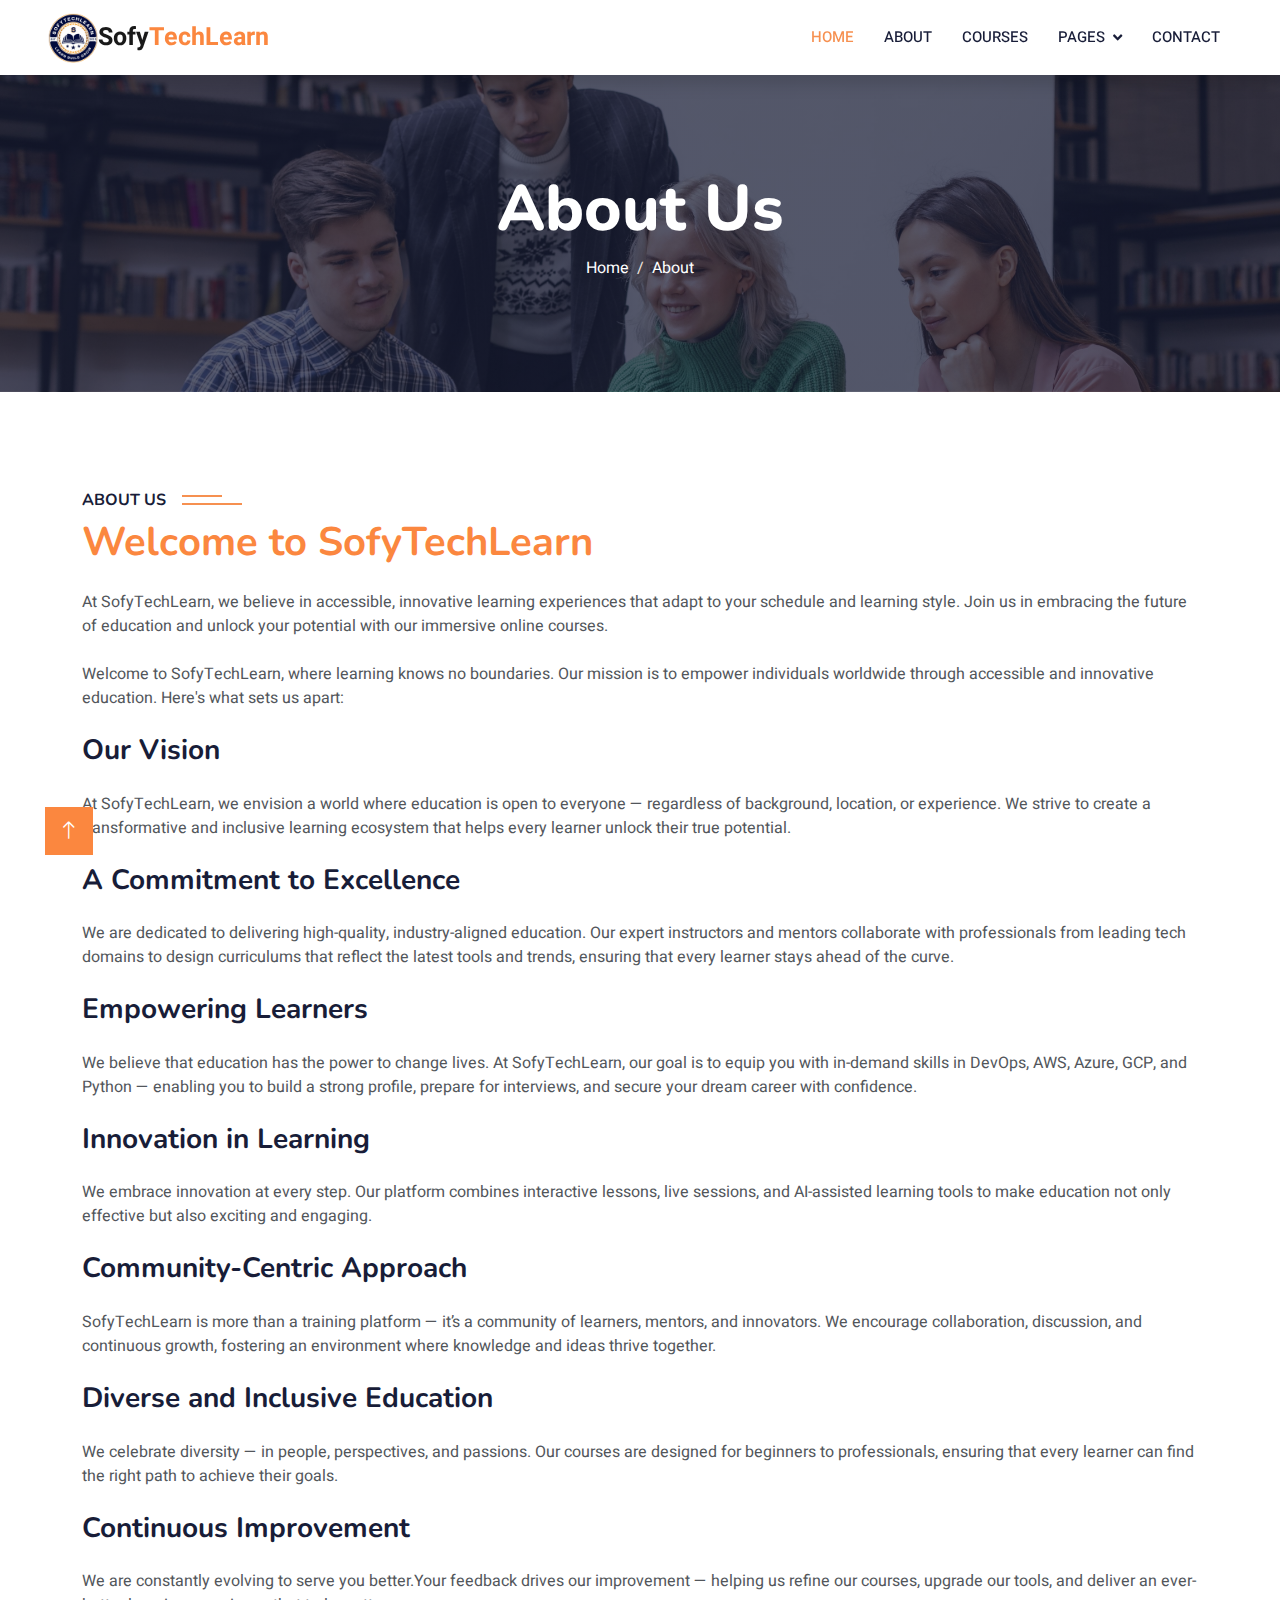
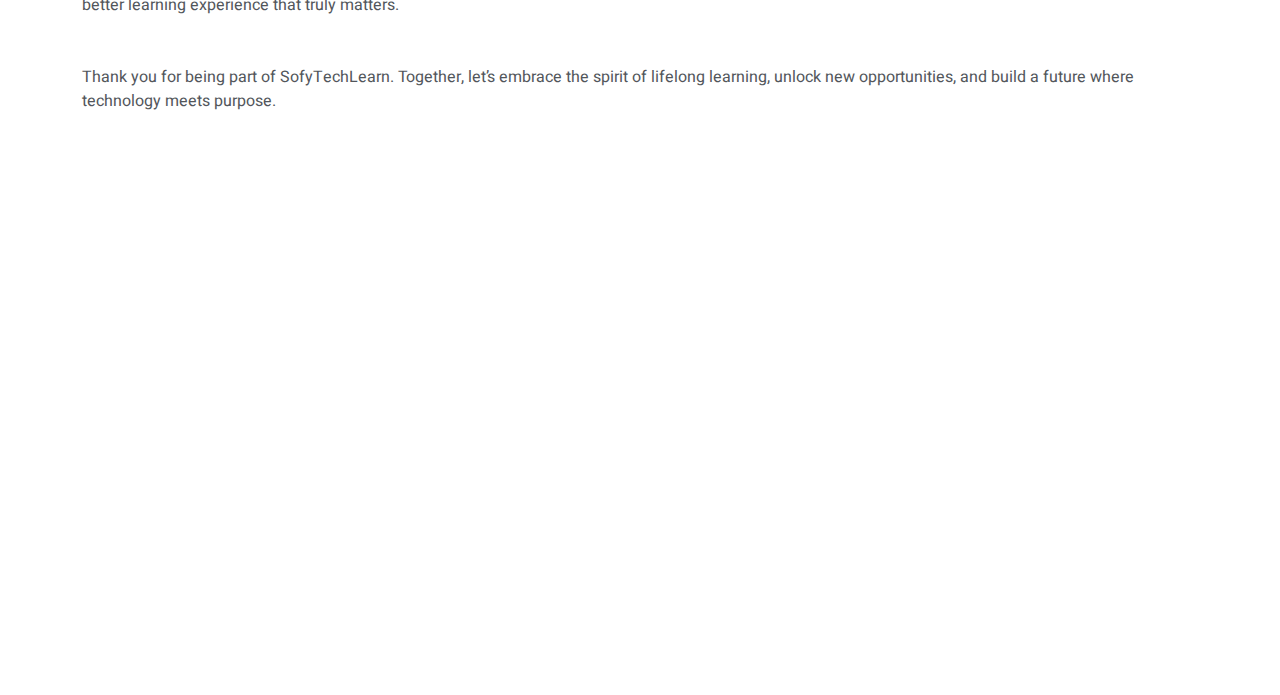
<file: about.html>
<!DOCTYPE html>
<html lang="en">

<head>
    <meta charset="utf-8">
    <title>SofyTechLearn : About Us</title>
    <meta content="width=device-width, initial-scale=1.0" name="viewport">
    <meta content="" name="keywords">
    <meta content="" name="description">

    <!-- Favicon -->
    <link href="img/new.png" rel="icon">

    <!-- Google Web Fonts -->
    <link rel="preconnect" href="https://fonts.googleapis.com">
    <link rel="preconnect" href="https://fonts.gstatic.com" crossorigin>
    <link
        href="https://fonts.googleapis.com/css2?family=Heebo:wght@400;500;600&family=Nunito:wght@600;700;800&display=swap"
        rel="stylesheet">

    <!-- Icon Font Stylesheet -->
    <link href="https://cdnjs.cloudflare.com/ajax/libs/font-awesome/5.10.0/css/all.min.css" rel="stylesheet">
    <link href="https://cdn.jsdelivr.net/npm/bootstrap-icons@1.4.1/font/bootstrap-icons.css" rel="stylesheet">

    <!-- Libraries Stylesheet -->
    <link href="lib/animate/animate.min.css" rel="stylesheet">
    <link href="lib/owlcarousel/assets/owl.carousel.min.css" rel="stylesheet">

    <!-- Customized Bootstrap Stylesheet -->
    <link href="css/bootstrap.min.css" rel="stylesheet">

    <!-- Template Stylesheet -->
    <link href="css/style.css" rel="stylesheet">
</head>

<body>
    <!-- Spinner Start -->
    <div id="spinner"
        class="show bg-white position-fixed translate-middle w-100 vh-100 top-50 start-50 d-flex align-items-center justify-content-center">
        <div class="spinner-border text-primary" style="width: 3rem; height: 3rem;" role="status">
            <span class="sr-only">Loading...</span>
        </div>
    </div>
    <!-- Spinner End -->


    <!-- Navbar Start -->
    <nav class="navbar navbar-expand-lg bg-white navbar-light shadow sticky-top p-0">
        <a href="index.html" class="navbar-brand d-flex align-items-center px-4 px-lg-5">
            <p class="m-0 fw-bold" style="font-size: 25px;"><img src="img/new.png" alt="" height="50px">Sofy<span
                    style="color: #fb873f;">TechLearn</span></p>
        </a>
        <button type="button" class="navbar-toggler me-4" data-bs-toggle="collapse" data-bs-target="#navbarCollapse"
            style="border: none;">
            <span class="navbar-toggler-icon"></span>
        </button>
        <div class="collapse navbar-collapse" id="navbarCollapse">
            <div class="navbar-nav ms-auto p-4 p-lg-0">
                <a href="index.html" class="nav-item nav-link active">Home</a>
                <a href="about.html" class="nav-item nav-link">About</a>
                <a href="courses.html" class="nav-item nav-link">Courses</a>
                <div class="nav-item dropdown">
                    <a href="#" class="nav-link dropdown-toggle" data-bs-toggle="dropdown">Pages</a>
                    <div class="dropdown-menu fade-down m-0">
                        <a href="team.html" class="dropdown-item">Our Team</a>
                        <!-- <a href="testimonial.html" class="dropdown-item">Testimonial</a> -->

                    </div>
                </div>
                <a href="contact.html" class="nav-item nav-link">Contact</a>
                <!-- <a href="login.html" class="nav-item nav-link"><i class="fa fa-user"></i></a> -->
                <a href="#" class="nav-item nav-link">
                    <div id="google_translate_element"></div>
                </a>
            </div>
        </div>
    </nav>
    <!-- Navbar End -->

    <!-- Header Start -->
    <div class="container-fluid bg-primary py-5 mb-5 page-header">
        <div class="container py-5">
            <div class="row justify-content-center">
                <div class="col-lg-10 text-center">
                    <h1 class="display-3 text-white animated slideInDown">About Us</h1>
                    <nav aria-label="breadcrumb">
                        <ol class="breadcrumb justify-content-center">
                            <li class="breadcrumb-item"><a class="text-white" href="index.html">Home</a></li>
                            <li class="breadcrumb-item text-white active" aria-current="page">About</li>
                        </ol>
                    </nav>
                </div>
            </div>
        </div>
    </div>
    <!-- Header End -->

    <!-- About Start -->
    <div class="container-xxl py-5">
        <div class="container">
            <div class="row g-5">

                <div class="col-lg-12 wow fadeInUp" data-wow-delay="0.3s">
                    <h6 class="section-title bg-white text-start pe-3">About Us</h6>
                    <h1 class="mb-4" style="color: #fb873f;">Welcome to SofyTechLearn</h1>
                    <p class="mb-4">
                        At SofyTechLearn, we believe in accessible, innovative learning experiences that adapt to your
                        schedule and learning style. Join us in embracing the future of education and unlock your
                        potential with our immersive online courses.
                    </p>
                    <p class="mb-4">Welcome to SofyTechLearn, where learning knows no boundaries. Our mission
                        is to empower individuals worldwide through accessible and innovative education. Here's what
                        sets us apart:</p>

                    <h3 class="mb-4">Our Vision</h3>
                    <p class="mb-4">At SofyTechLearn, we envision a world where education is open to everyone — regardless of background, location, or experience. 
                        We strive to create a transformative and inclusive learning ecosystem that helps every learner unlock their true potential.</p>

                    <h3 class="mb-4">A Commitment to Excellence</h3>
                    <p class="mb-4"> We are dedicated to delivering high-quality, industry-aligned education.
                        Our expert instructors and mentors collaborate with professionals from leading tech domains to design curriculums that reflect the latest tools and trends, 
                        ensuring that every learner stays ahead of the curve.</p>

                    <h3 class="mb-4">Empowering Learners</h3>

                    <p class="mb-4">We believe that education has the power to change lives.
                         At SofyTechLearn, our goal is to equip you with in-demand skills in DevOps, AWS, Azure, GCP, and 
                         Python — enabling you to build a strong profile, prepare for interviews, and secure your dream 
                         career with confidence.</p>

                    <h3 class="mb-4">Innovation in Learning</h3>

                    <p class="mb-4">We embrace innovation at every step.
                        Our platform combines interactive lessons, live sessions, and AI-assisted learning tools 
                        to make education not only effective but also exciting and engaging.</p>

                    <h3 class="mb-4">Community-Centric Approach</h3>

                    <p class="mb-4"> SofyTechLearn is more than a training platform — it’s a community of learners, mentors, 
                        and innovators. We encourage collaboration, discussion, and continuous growth, fostering an 
                        environment where knowledge and ideas thrive together.</p>

                    <h3 class="mb-4">Diverse and Inclusive Education</h3>

                    <p class="mb-4">We celebrate diversity — in people, perspectives, and passions.
                        Our courses are designed for beginners to professionals, ensuring that every learner can find the right path to achieve 
                        their goals.</p>

                    <h3 class="mb-4">Continuous Improvement</h3>

                    <p class="mb-4">We are constantly evolving to serve you better.Your feedback drives our improvement — helping us refine our 
                        courses, upgrade our tools, and deliver an ever-better learning experience that truly matters.</p>

                    <p class=" mt-5 mb-4">Thank you for being part of SofyTechLearn.
Together, let’s embrace the spirit of lifelong learning, unlock new opportunities, and build a future where technology meets purpose.</p>

                </div>

            </div>
        </div>
    </div>
    <!-- About End -->


    <!-- Footer Start -->
    <div class="container-fluid bg-dark text-light footer pt-5 mt-5 wow fadeIn" data-wow-delay="0.1s">
        <div class="container py-5">
            <div class="row g-5">
                <div class="col-lg-4 col-md-6">
                    <h4 class="text-white mb-3">Quick Link</h4>
                    <p><a class="text-light" href="about.html">About Us</a></p>
                    <p><a class="text-light" href="contact.html">Contact Us</a></p>
                    <p><a class="text-light" href="privacy.html">Privacy Policy</a></p>
                    <p><a class="text-light" href="terms.html">Terms & Condition</a></p>
                    <p><a class="text-light" href="">FAQs & Help</a></p>
                </div>
                <div class="col-lg-4 col-md-6">
                    <h4 class="text-white mb-3">Contact</h4>
                    <p class="mb-2"><i class="fa fa-map-marker-alt me-3"></i>Kovalam, Chennai, Tamil Nadu</p>
                    <p class="mb-2"><i class="fa fa-phone-alt me-3"></i>+91 9962890509</p>
                    <p class="mb-2"><i class="fa fa-envelope me-3"></i>sofytechlearn@gmail.com</p>
                    <div class="d-flex pt-2">
                        <a class="btn btn-outline-light btn-social" href=""><i class="fab fa-twitter"></i></a>
                        <a class="btn btn-outline-light btn-social" href=""><i class="fab fa-facebook-f"></i></a>
                        <a class="btn btn-outline-light btn-social" href=""><i class="fab fa-youtube"></i></a>
                        <a class="btn btn-outline-light btn-social" href=""><i class="fab fa-linkedin-in"></i></a>
                    </div>
                </div>

                <div class="col-lg-4 col-md-6">
                    <h4 class="text-white mb-3">Subscribe to our Newsletter</h4>
                    <p>Subscribe now and join our growing community of learners committed to lifelong education! </p>
                    <div class="position-relative mx-auto" style="max-width: 400px;">
                        <form action="#">
                            <input class="form-control border-0 w-100 py-3 ps-4 pe-5" type="email"
                                placeholder="Your email" required>
                            <button type="submit"
                                class="btn btn-primary py-2 position-absolute top-0 end-0 mt-2 me-2"><a
                                    href="mailto:keertidvcorai@gmail.com">Subscribe</a></button>
                        </form>
                    </div>
                </div>
            </div>
        </div>
        <div class="container">
            <div class="copyright">
                <div class="row">
                    <div class="col-md-6 text-center text-md-start mb-3 mb-md-0">
                        &copy; <a class="border-bottom" href="index.html">SofyTechLearn</a>, All Right Reserved.

                    </div>
                </div>
            </div>
        </div>
    </div>
    <!-- Footer End -->


    <!-- Back to Top -->
    <a href="#" class="btn btn-lg btn-primary btn-lg-square back-to-top"><i class="bi bi-arrow-up"></i></a>


    <!-- JavaScript Libraries -->
    <script src="https://code.jquery.com/jquery-3.4.1.min.js"></script>
    <script src="https://cdn.jsdelivr.net/npm/bootstrap@5.0.0/dist/js/bootstrap.bundle.min.js"></script>
    <script src="lib/wow/wow.min.js"></script>
    <script src="lib/easing/easing.min.js"></script>
    <script src="lib/waypoints/waypoints.min.js"></script>
    <script src="lib/owlcarousel/owl.carousel.min.js"></script>


    <!-- Template Javascript -->
    <script src="js/main.js"></script>
</body>

</html>
</file>
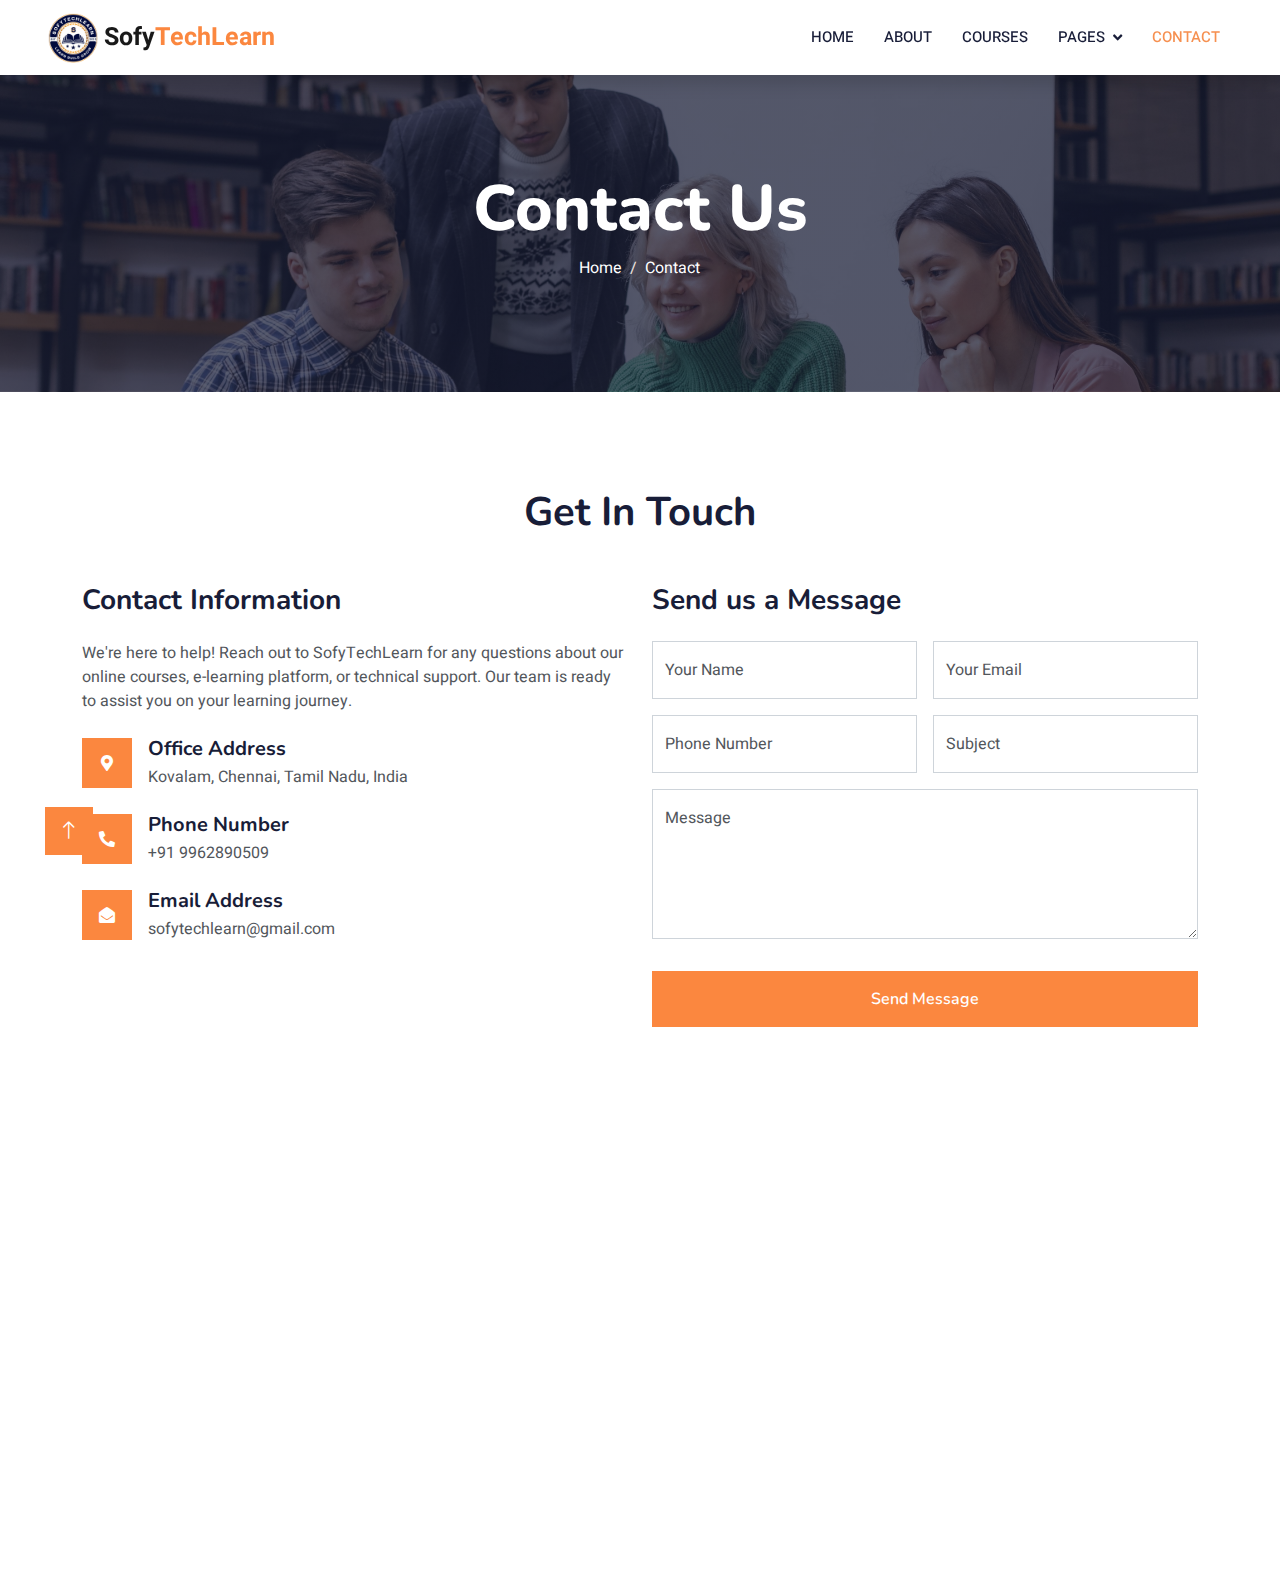
<file: contact.html>
<!DOCTYPE html>
<html lang="en">

<head>
    <!-- Meta Tags -->
    <meta charset="utf-8">
    <meta name="viewport" content="width=device-width, initial-scale=1.0">
    <meta name="keywords" content="contact, sofytechlearn, e-learning, online courses">
    <meta name="description" content="Contact SofyTechLearn - Get in touch for online learning and courses">
    
    <title>SofyTechLearn - Contact Us</title>

    <!-- Favicon -->
    <link href="img/new.png" rel="icon">

    <!-- Google Web Fonts -->
    <link rel="preconnect" href="https://fonts.googleapis.com">
    <link rel="preconnect" href="https://fonts.gstatic.com" crossorigin>
    <link href="https://fonts.googleapis.com/css2?family=Heebo:wght@400;500;600&family=Nunito:wght@600;700;800&display=swap" rel="stylesheet">

    <!-- Icon Font Stylesheets -->
    <link href="https://cdnjs.cloudflare.com/ajax/libs/font-awesome/5.10.0/css/all.min.css" rel="stylesheet">
    <link href="https://cdn.jsdelivr.net/npm/bootstrap-icons@1.4.1/font/bootstrap-icons.css" rel="stylesheet">

    <!-- Library Stylesheets -->
    <link href="lib/animate/animate.min.css" rel="stylesheet">
    <link href="lib/owlcarousel/assets/owl.carousel.min.css" rel="stylesheet">

    <!-- Bootstrap & Custom Stylesheets -->
    <link href="css/bootstrap.min.css" rel="stylesheet">
    <link href="css/style.css" rel="stylesheet">
</head>

<body>
    <!-- Spinner Start -->
    <div id="spinner"
        class="show bg-white position-fixed translate-middle w-100 vh-100 top-50 start-50 d-flex align-items-center justify-content-center">
        <div class="spinner-border text-primary" style="width: 3rem; height: 3rem;" role="status">
            <span class="sr-only">Loading...</span>
        </div>
    </div>
    <!-- Spinner End -->


    <!-- Navigation Bar Start -->
    <nav class="navbar navbar-expand-lg bg-white navbar-light shadow sticky-top p-0">
        <a href="index.html" class="navbar-brand d-flex align-items-center px-4 px-lg-5">
            <p class="m-0 fw-bold" style="font-size: 25px;">
                <img src="img/new.png" alt="SofyTechLearn Logo" height="50px">
                Sofy<span style="color: #fb873f;">TechLearn</span>
            </p>
        </a>
        
        <button type="button" class="navbar-toggler me-4" data-bs-toggle="collapse" data-bs-target="#navbarCollapse" style="border: none;">
            <span class="navbar-toggler-icon"></span>
        </button>
        
        <div class="collapse navbar-collapse" id="navbarCollapse">
            <div class="navbar-nav ms-auto p-4 p-lg-0">
                <a href="index.html" class="nav-item nav-link">Home</a>
                <a href="about.html" class="nav-item nav-link">About</a>
                <a href="courses.html" class="nav-item nav-link">Courses</a>
                <div class="nav-item dropdown">
                    <a href="#" class="nav-link dropdown-toggle" data-bs-toggle="dropdown">Pages</a>
                    <div class="dropdown-menu fade-down m-0">
                        <a href="team.html" class="dropdown-item">Our Team</a>
                        <!-- <a href="testimonial.html" class="dropdown-item">Testimonial</a> -->
                    </div>
                </div>
                <a href="contact.html" class="nav-item nav-link active">Contact</a>
                <a href="#" class="nav-item nav-link">
                    <div id="google_translate_element"></div>
                </a>
            </div>
        </div>
    </nav>
    <!-- Navigation Bar End -->


    <!-- Page Header Start -->
    <div class="container-fluid bg-primary py-5 mb-5 page-header">
        <div class="container py-5">
            <div class="row justify-content-center">
                <div class="col-lg-10 text-center">
                    <h1 class="display-3 text-white animated slideInDown">Contact Us</h1>
                    <nav aria-label="breadcrumb">
                        <ol class="breadcrumb justify-content-center">
                            <li class="breadcrumb-item">
                                <a class="text-white" href="index.html">Home</a>
                            </li>
                            <li class="breadcrumb-item text-white active" aria-current="page">Contact</li>
                        </ol>
                    </nav>
                </div>
            </div>
        </div>
    </div>
    <!-- Page Header End -->


    <!-- Contact Section Start -->
    <div class="container-xxl py-5">
        <div class="container">
            <!-- Section Header -->
            <div class="text-center wow fadeInUp" data-wow-delay="0.1s">
                <h1 class="mb-5 bg-white text-center px-3">Get In Touch</h1>
            </div>

            <div class="row g-4">
                <!-- Contact Information -->
                <div class="col-lg-6 col-md-6 wow fadeInUp" data-wow-delay="0.1s">
                    <h3 class="mb-4">Contact Information</h3>
                    <p class="mb-4">
                        We're here to help! Reach out to SofyTechLearn for any questions about our online courses, 
                        e-learning platform, or technical support. Our team is ready to assist you on your learning journey.
                    </p>

                    <!-- Office Address -->
                    <div class="d-flex align-items-center mb-4">
                        <div class="d-flex align-items-center justify-content-center flex-shrink-0" 
                             style="width: 50px; height: 50px; background-color: #fb873f;">
                            <i class="fa fa-map-marker-alt text-white"></i>
                        </div>
                        <div class="ms-3">
                            <h5 class="mb-1">Office Address</h5>
                            <p class="mb-0">Kovalam, Chennai, Tamil Nadu, India</p>
                        </div>
                    </div>

                    <!-- Phone Number -->
                    <div class="d-flex align-items-center mb-4">
                        <div class="d-flex align-items-center justify-content-center flex-shrink-0" 
                             style="width: 50px; height: 50px; background-color: #fb873f;">
                            <i class="fa fa-phone-alt text-white"></i>
                        </div>
                        <div class="ms-3">
                            <h5 class="mb-1">Phone Number</h5>
                            <p class="mb-0">+91 9962890509</p>
                        </div>
                    </div>

                    <!-- Email Address -->
                    <div class="d-flex align-items-center">
                        <div class="d-flex align-items-center justify-content-center flex-shrink-0" 
                             style="width: 50px; height: 50px; background-color: #fb873f;">
                            <i class="fa fa-envelope-open text-white"></i>
                        </div>
                        <div class="ms-3">
                            <h5 class="mb-1">Email Address</h5>
                            <p class="mb-0">sofytechlearn@gmail.com</p>
                        </div>
                    </div>
                </div>

                <!-- Contact Form -->
                <div class="col-lg-6 col-md-12 wow fadeInUp" data-wow-delay="0.5s">
                    <h3 class="mb-4">Send us a Message</h3>
                    
                    <form id="contactForm" action="https://api.web3forms.com/submit" method="POST">
                        <!-- Web3Forms Access Key -->
                        <input type="hidden" name="access_key" value="6cc8a3c3-b067-4baf-a35d-6db8c3800e6c">

                        <div class="row g-3">
                            <!-- Name Field -->
                            <div class="col-md-6">
                                <div class="form-floating">
                                    <input type="text" class="form-control" name="name" id="name" required placeholder="Your Name">
                                    <label for="name">Your Name</label>
                                </div>
                            </div>

                            <!-- Email Field -->
                            <div class="col-md-6">
                                <div class="form-floating">
                                    <input type="email" class="form-control" name="email" id="email" required placeholder="Your Email">
                                    <label for="email">Your Email</label>
                                </div>
                            </div>

                            <!-- Phone Number Field -->
                            <div class="col-md-6">
                                <div class="form-floating">
                                    <input type="tel" class="form-control" name="phone" id="phone" placeholder="Your Phone Number" pattern="[0-9+\-\s\(\)]*">
                                    <label for="phone">Phone Number</label>
                                </div>
                            </div>

                            <!-- Subject Field -->
                            <div class="col-md-6">
                                <div class="form-floating">
                                    <input type="text" class="form-control" name="subject" id="subject" placeholder="Subject">
                                    <label for="subject">Subject</label>
                                </div>
                            </div>

                            <!-- Message Field -->
                            <div class="col-12">
                                <div class="form-floating">
                                    <textarea class="form-control" name="message" id="message" required 
                                            placeholder="Leave a message here" style="height: 150px"></textarea>
                                    <label for="message">Message</label>
                                </div>
                            </div>

                            <!-- Status Messages -->
                            <div class="col-12">
                                <div id="form-success" class="alert alert-success" style="display:none;">
                                    <i class="fas fa-check-circle me-2"></i>
                                    Message sent successfully! We'll get back to you soon.
                                </div>
                                <div id="form-error" class="alert alert-danger" style="display:none;">
                                    <i class="fas fa-exclamation-circle me-2"></i>
                                    Something went wrong. Please try again later.
                                </div>
                                <div id="form-loading" class="text-center" style="display:none;">
                                    <div class="spinner-border text-primary" role="status">
                                        <span class="visually-hidden">Sending...</span>
                                    </div>
                                    <p class="mt-2 mb-0">Sending your message...</p>
                                </div>
                            </div>

                            <!-- Submit Button -->
                            <div class="col-12">
                                <button class="btn btn-primary w-100 py-3" type="submit" id="submitBtn">
                                    Send Message
                                </button>
                            </div>
                        </div>
                    </form>
                </div>
            </div>
        </div>
    </div>
    <!-- Contact Section End -->


    <!-- Footer Start -->
    <div class="container-fluid bg-dark text-light footer pt-5 mt-5 wow fadeIn" data-wow-delay="0.1s">
        <div class="container py-5">
            <div class="row g-5">
                <!-- Quick Links -->
                <div class="col-lg-4 col-md-6">
                    <h4 class="text-white mb-3">Quick Links</h4>
                    <div class="d-flex flex-column">
                        <a class="text-light mb-2" href="about.html">About Us</a>
                        <a class="text-light mb-2" href="contact.html">Contact Us</a>
                        <a class="text-light mb-2" href="courses.html">Our Courses</a>
                        <a class="text-light mb-2" href="privacy.html">Privacy Policy</a>
                        <a class="text-light mb-2" href="terms.html">Terms & Conditions</a>
                        <a class="text-light mb-2" href="#">FAQs & Help</a>
                    </div>
                </div>

                <!-- Contact Information -->
                <div class="col-lg-4 col-md-6">
                    <h4 class="text-white mb-3">Contact Information</h4>
                    <p class="mb-2">
                        <i class="fa fa-map-marker-alt me-3"></i>
                        Kovalam, Chennai, Tamil Nadu
                    </p>
                    <p class="mb-2">
                        <i class="fa fa-phone-alt me-3"></i>
                        +91 9962890509
                    </p>
                    <p class="mb-2">
                        <i class="fa fa-envelope me-3"></i>
                        sofytechlearn@gmail.com
                    </p>
                    
                    <!-- Social Media Links -->
                    <div class="d-flex pt-2">
                        <a class="btn btn-outline-light btn-social me-2" href="#" aria-label="Twitter">
                            <i class="fab fa-twitter"></i>
                        </a>
                        <a class="btn btn-outline-light btn-social me-2" href="#" aria-label="Facebook">
                            <i class="fab fa-facebook-f"></i>
                        </a>
                        <a class="btn btn-outline-light btn-social me-2" href="#" aria-label="YouTube">
                            <i class="fab fa-youtube"></i>
                        </a>
                        <a class="btn btn-outline-light btn-social" href="#" aria-label="LinkedIn">
                            <i class="fab fa-linkedin-in"></i>
                        </a>
                    </div>
                </div>

                <!-- Newsletter Subscription -->
                <div class="col-lg-4 col-md-6">
                    <h4 class="text-white mb-3">Newsletter</h4>
                    <p class="mb-4">
                        Subscribe now and join our growing community of learners committed to lifelong education!
                    </p>
                    <div class="position-relative mx-auto" style="max-width: 400px;">
                        <form action="#" method="POST">
                            <input class="form-control border-0 w-100 py-3 ps-4 pe-5" type="email" 
                                   placeholder="Your email address" required>
                            <button type="submit" class="btn btn-primary py-2 position-absolute top-0 end-0 mt-2 me-2">
                                Subscribe
                            </button>
                        </form>
                    </div>
                </div>
            </div>
        </div>

        <!-- Copyright -->
        <div class="container">
            <div class="copyright">
                <div class="row">
                    <div class="col-md-6 text-center text-md-start mb-3 mb-md-0">
                        &copy; <a class="border-bottom" href="index.html">SofyTechLearn</a>, All Rights Reserved.
                    </div>
                    <div class="col-md-6 text-center text-md-end">
                        Designed with ❤️ for Learning
                    </div>
                </div>
            </div>
        </div>
    </div>
    <!-- Footer End -->


    <!-- Back to Top Button -->
    <a href="#" class="btn btn-lg btn-primary btn-lg-square back-to-top" aria-label="Back to top">
        <i class="bi bi-arrow-up"></i>
    </a>

    <!-- JavaScript Libraries -->
    <script src="https://code.jquery.com/jquery-3.4.1.min.js"></script>
    <script src="https://cdn.jsdelivr.net/npm/bootstrap@5.0.0/dist/js/bootstrap.bundle.min.js"></script>
    <script src="lib/wow/wow.min.js"></script>
    <script src="lib/easing/easing.min.js"></script>
    <script src="lib/waypoints/waypoints.min.js"></script>
    <script src="lib/owlcarousel/owl.carousel.min.js"></script>

    <!-- Custom JavaScript -->
    <script src="js/main.js"></script>

    <!-- Form Submission Script -->
    <script>
        document.addEventListener('DOMContentLoaded', function() {
            const form = document.getElementById('contactForm');
            const submitBtn = document.getElementById('submitBtn');
            const successDiv = document.getElementById('form-success');
            const errorDiv = document.getElementById('form-error');
            const loadingDiv = document.getElementById('form-loading');

            if (form) {
                form.addEventListener('submit', async function(e) {
                    e.preventDefault(); // Prevent default form submission
                    
                    // Show loading state
                    showLoading();
                    
                    try {
                        // Prepare form data
                        const formData = new FormData(form);
                        
                        // Submit form via fetch API
                        const response = await fetch('https://api.web3forms.com/submit', {
                            method: 'POST',
                            body: formData
                        });
                        
                        const result = await response.json();
                        
                        if (response.ok && result.success) {
                            showSuccess();
                            form.reset(); // Clear the form
                        } else {
                            showError();
                        }
                    } catch (error) {
                        console.error('Form submission error:', error);
                        showError();
                    }
                });
            }

            function showLoading() {
                hideAllMessages();
                loadingDiv.style.display = 'block';
                submitBtn.disabled = true;
                submitBtn.innerHTML = '<span class="spinner-border spinner-border-sm me-2"></span>Sending...';
            }

            function showSuccess() {
                hideAllMessages();
                successDiv.style.display = 'block';
                submitBtn.disabled = false;
                submitBtn.innerHTML = 'Send Message';
                
                // Auto-hide success message after 5 seconds
                setTimeout(() => {
                    successDiv.style.display = 'none';
                }, 5000);
            }

            function showError() {
                hideAllMessages();
                errorDiv.style.display = 'block';
                submitBtn.disabled = false;
                submitBtn.innerHTML = 'Send Message';
                
                // Auto-hide error message after 5 seconds
                setTimeout(() => {
                    errorDiv.style.display = 'none';
                }, 5000);
            }

            function hideAllMessages() {
                successDiv.style.display = 'none';
                errorDiv.style.display = 'none';
                loadingDiv.style.display = 'none';
            }
        });
    </script>
</body>

</html>
</file>
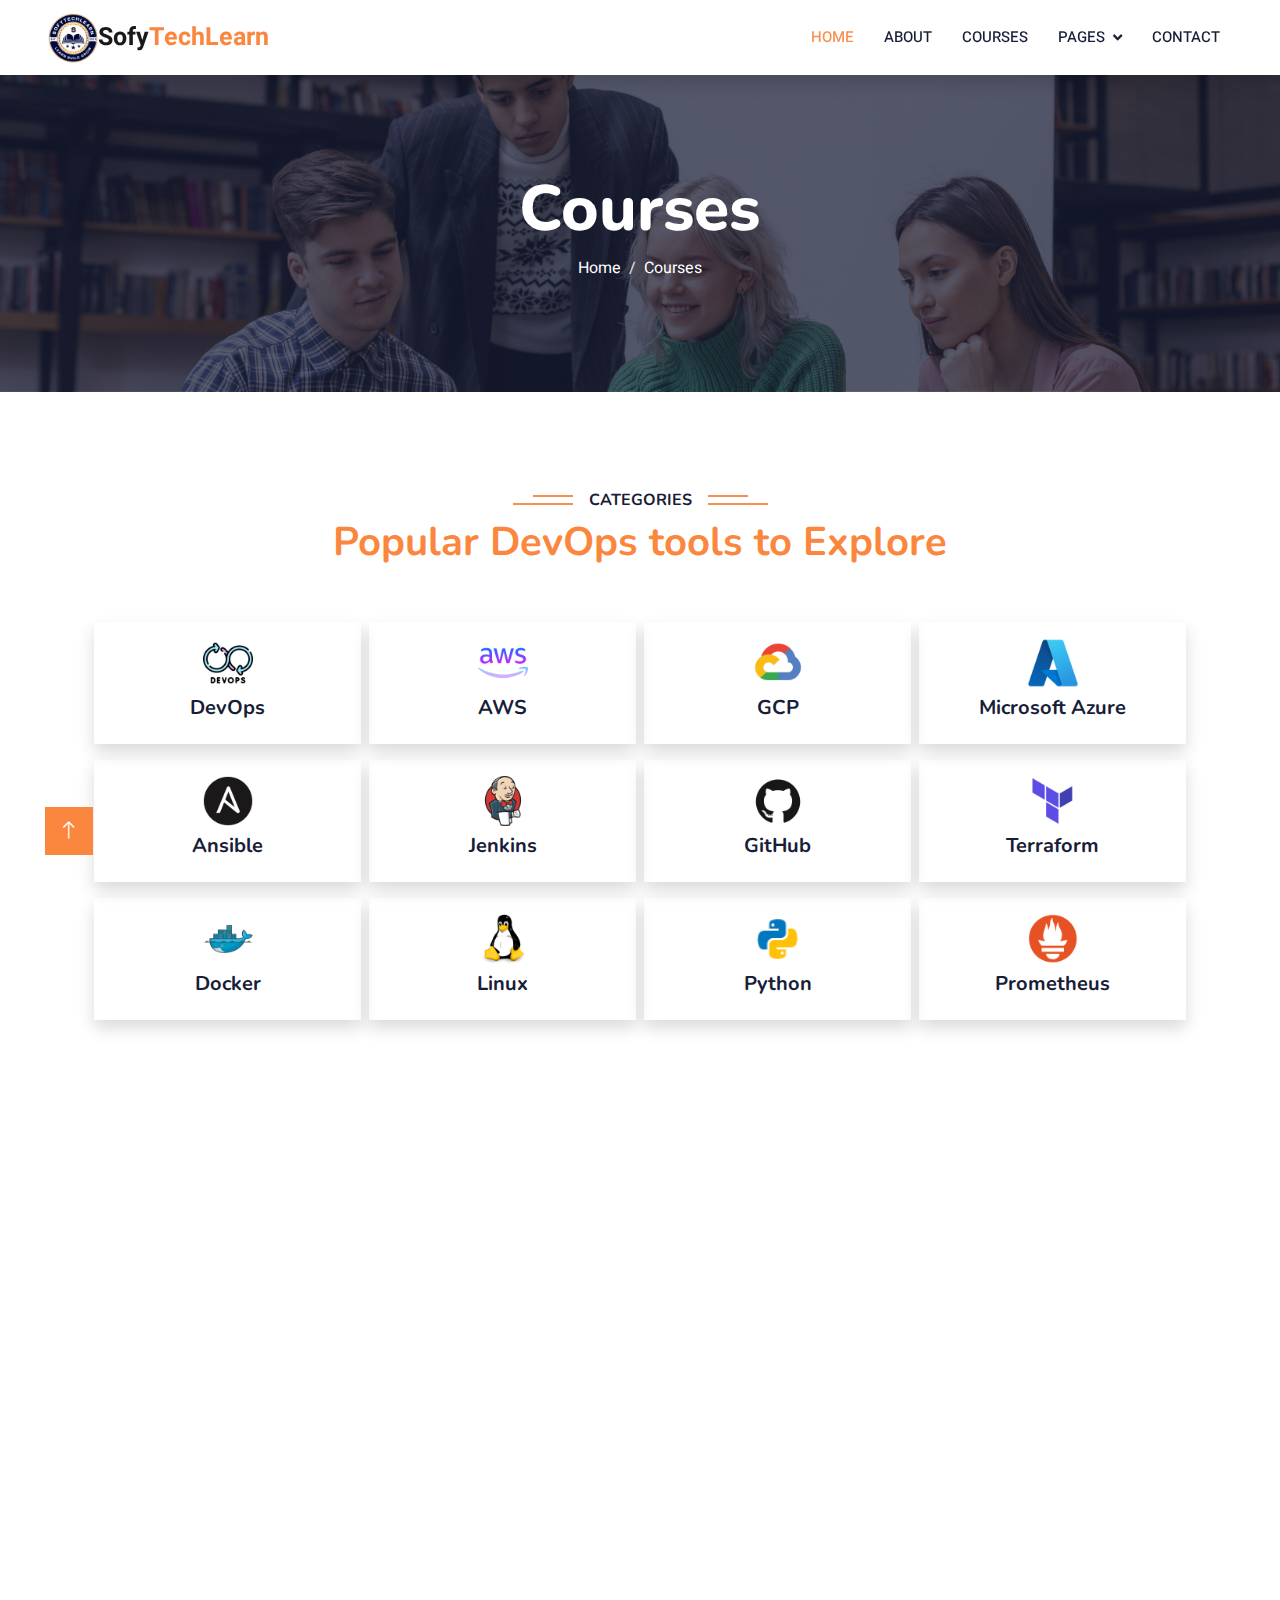
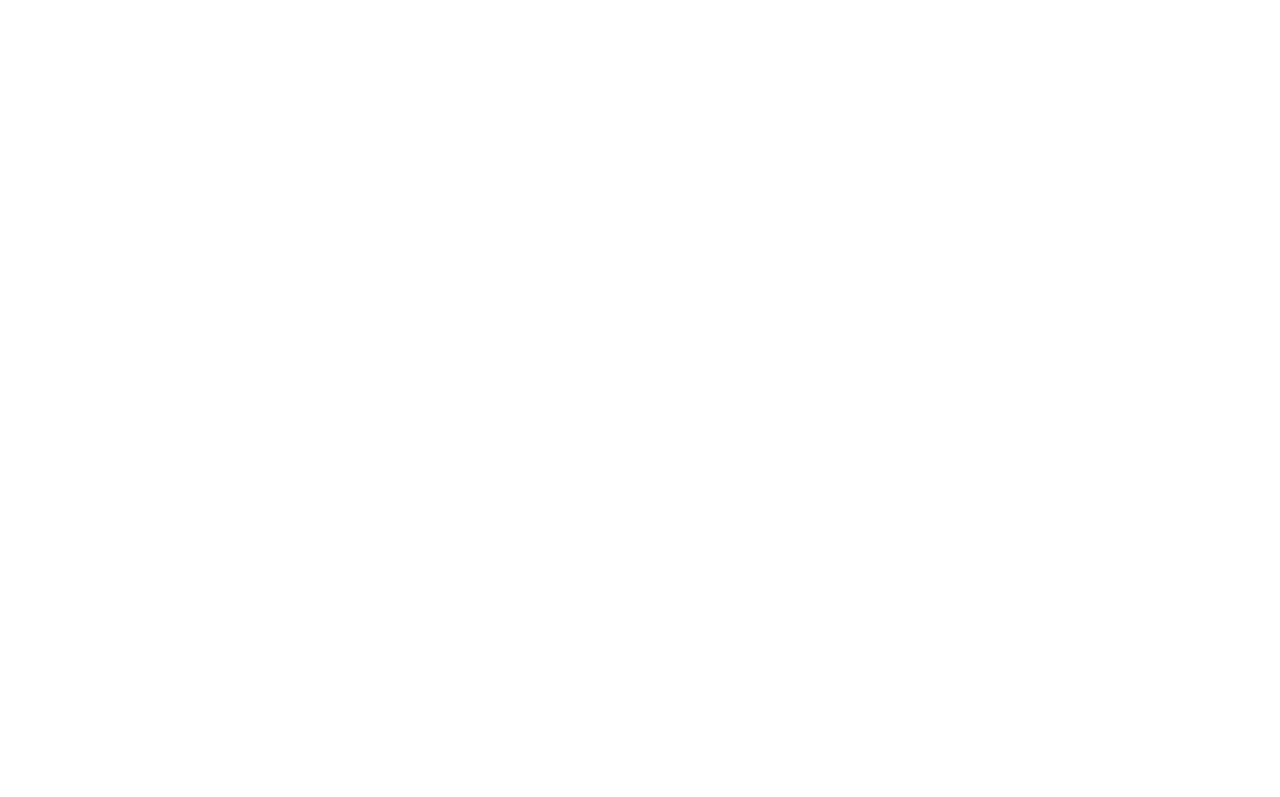
<file: courses.html>
<!DOCTYPE html>
<html lang="en">

<head>
    <meta charset="utf-8">
    <title>SofyTechLearn : Courses</title>
    <meta content="width=device-width, initial-scale=1.0" name="viewport">
    <meta content="" name="keywords">
    <meta content="" name="description">

    <!-- Favicon -->
    <link href="img/new.png" rel="icon">

    <!-- Google Web Fonts -->
    <link rel="preconnect" href="https://fonts.googleapis.com">
    <link rel="preconnect" href="https://fonts.gstatic.com" crossorigin>
    <link
        href="https://fonts.googleapis.com/css2?family=Heebo:wght@400;500;600&family=Nunito:wght@600;700;800&display=swap"
        rel="stylesheet">

    <!-- Icon Font Stylesheet -->
    <link href="https://cdnjs.cloudflare.com/ajax/libs/font-awesome/5.10.0/css/all.min.css" rel="stylesheet">
    <link href="https://cdn.jsdelivr.net/npm/bootstrap-icons@1.4.1/font/bootstrap-icons.css" rel="stylesheet">

    <!-- Libraries Stylesheet -->
    <link href="lib/animate/animate.min.css" rel="stylesheet">
    <link href="lib/owlcarousel/assets/owl.carousel.min.css" rel="stylesheet">

    <!-- Customized Bootstrap Stylesheet -->
    <link href="css/bootstrap.min.css" rel="stylesheet">

    <!-- Template Stylesheet -->
    <link href="css/style.css" rel="stylesheet">

</head>

<body>
    <!-- Spinner Start -->
    <div id="spinner"
        class="show bg-white position-fixed translate-middle w-100 vh-100 top-50 start-50 d-flex align-items-center justify-content-center">
        <div class="spinner-border text-primary" style="width: 3rem; height: 3rem;" role="status">
            <span class="sr-only">Loading...</span>
        </div>
    </div>
    <!-- Spinner End -->


    <!-- Navbar Start -->
    <nav class="navbar navbar-expand-lg bg-white navbar-light shadow sticky-top p-0">
        <a href="index.html" class="navbar-brand d-flex align-items-center px-4 px-lg-5">
            <p class="m-0 fw-bold" style="font-size: 25px;"><img src="img/new.png" alt="" height="50px">Sofy<span
                    style="color: #fb873f;">TechLearn</span></p>
        </a>
        <button type="button" class="navbar-toggler me-4" data-bs-toggle="collapse" data-bs-target="#navbarCollapse"
            style="border: none;">
            <span class="navbar-toggler-icon"></span>
        </button>
        <div class="collapse navbar-collapse" id="navbarCollapse">
            <div class="navbar-nav ms-auto p-4 p-lg-0">
                <a href="index.html" class="nav-item nav-link active">Home</a>
                <a href="about.html" class="nav-item nav-link">About</a>
                <a href="courses.html" class="nav-item nav-link">Courses</a>
                <div class="nav-item dropdown">
                    <a href="#" class="nav-link dropdown-toggle" data-bs-toggle="dropdown">Pages</a>
                    <div class="dropdown-menu fade-down m-0">
                        <a href="team.html" class="dropdown-item">Our Team</a>
                        <!-- <a href="testimonial.html" class="dropdown-item">Testimonial</a> -->

                    </div>
                </div>
                <a href="contact.html" class="nav-item nav-link">Contact</a>
                <!-- <a href="login.html" class="nav-item nav-link"><i class="fa fa-user"></i></a> -->
                <a href="#" class="nav-item nav-link">
                    <div id="google_translate_element"></div>
                </a>
            </div>
        </div>
    </nav>
    <!-- Navbar End -->

    <!-- Header Start -->
    <div class="container-fluid bg-primary py-5 mb-5 page-header">
        <div class="container py-5">
            <div class="row justify-content-center">
                <div class="col-lg-10 text-center">
                    <h1 class="display-3 text-white animated slideInDown">Courses</h1>
                    <nav aria-label="breadcrumb">
                        <ol class="breadcrumb justify-content-center">
                            <li class="breadcrumb-item"><a class="text-white" href="index.html">Home</a></li>
                            <li class="breadcrumb-item text-white active" aria-current="page">Courses</li>
                        </ol>
                    </nav>
                </div>
            </div>
        </div>
    </div>
    <!-- Header End -->


    <!-- Categories Start -->
    <div class="container-xxl py-5 category">
        <div class="container">
            <div class="text-center wow fadeInUp" data-wow-delay="0.1s">
                <h6 class="section-title bg-white text-center px-3">Categories</h6>
                <h1 class="mb-5" style="color: #fb873f;">Popular DevOps tools to Explore</h1>
            </div>
            <div class="row g-2 m-2">
                <div class="col-lg-3 col-md-6  text-center">
                    <div class="content shadow p-3 mb-2 wow fadeInUp" data-wow-delay="0.3s">

                        <img src="img/devops1.png" class="img-fluid" alt="categories"></i>

                        <h5 class="my-2">
                            <a href="#" class="text-center">DevOps</a>
                        </h5>
                    </div>
                </div>
                <div class="col-lg-3 col-md-6  text-center">
                    <div class="content shadow p-3 mb-2 wow fadeInUp" data-wow-delay="0.3s">

                        <img src="img/cat2.png" class="img-fluid" alt="categories"></i>

                        <h5 class="my-2">
                            <a href="#" class="text-center"> AWS</a>
                        </h5>
                    </div>
                </div>
                <div class="col-lg-3 col-md-6  text-center">
                    <div class="content shadow p-3 mb-2 wow fadeInUp" data-wow-delay="0.3s">

                        <img src="img/Google Cloud.png" class="img-fluid" alt="categories"></i>

                        <h5 class="my-2">
                            <a href="#" class="text-center"> GCP</a>
                        </h5>
                    </div>
                </div>
                <div class="col-lg-3 col-md-6  text-center">
                    <div class="content shadow p-3 mb-2 wow fadeInUp" data-wow-delay="0.3s">

                        <img src="img/Azure.png" class="img-fluid" alt="categories"></i>

                        <h5 class="my-2">
                            <a href="#" class="text-center"> Microsoft Azure</a>
                        </h5>
                    </div>
                </div>
                <div class="col-lg-3 col-md-6  text-center">
                    <div class="content shadow p-3 mb-2 wow fadeInUp" data-wow-delay="0.3s">

                        <img src="img/Ansible.png" class="img-fluid" alt="categories"></i>

                        <h5 class="my-2">
                            <a href="#" class="text-center">Ansible</a>
                        </h5>
                    </div>
                </div>
                <div class="col-lg-3 col-md-6  text-center">
                    <div class="content shadow p-3 mb-2 wow fadeInUp" data-wow-delay="0.3s">

                        <img src="img/Jenkins.png" class="img-fluid" alt="categories"></i>

                        <h5 class="my-2">
                            <a href="#" class="text-center">Jenkins</a>
                        </h5>
                    </div>
                </div>
                <div class="col-lg-3 col-md-6  text-center">
                    <div class="content shadow p-3 mb-2 wow fadeInUp" data-wow-delay="0.3s">

                        <img src="img/GitHub.png" class="img-fluid" alt="categories"></i>

                        <h5 class="my-2">
                            <a href="#" class="text-center">GitHub</a>
                        </h5>
                    </div>
                </div>
                <div class="col-lg-3 col-md-6  text-center">
                    <div class="content shadow p-3 mb-2 wow fadeInUp" data-wow-delay="0.3s">

                        <img src="img/HashiCorp Terraform.png" class="img-fluid" alt="categories"></i>

                        <h5 class="my-2">
                            <a href="#" class="text-center">Terraform</a>
                        </h5>
                    </div>
                </div>
                <div class="col-lg-3 col-md-6  text-center">
                    <div class="content shadow p-3 mb-2 wow fadeInUp" data-wow-delay="0.3s">

                        <img src="img/Docker.png" class="img-fluid" alt="categories"></i>

                        <h5 class="my-2">
                            <a href="#" class="text-center">Docker</a>
                        </h5>
                    </div>
                </div>
                <div class="col-lg-3 col-md-6  text-center">
                    <div class="content shadow p-3 mb-2 wow fadeInUp" data-wow-delay="0.3s">

                        <img src="img/Linux.png" class="img-fluid" alt="categories"></i>

                        <h5 class="my-2">
                            <a href="#" class="text-center">Linux</a>
                        </h5>
                    </div>
                </div>
                <div class="col-lg-3 col-md-6  text-center">
                    <div class="content shadow p-3 mb-2 wow fadeInUp" data-wow-delay="0.3s">

                        <img src="img/cat3.png" class="img-fluid" alt="categories"></i>

                        <h5 class="my-2">
                            <a href="#" class="text-center">Python</a>
                        </h5>
                    </div>
                </div>
                <div class="col-lg-3 col-md-6  text-center">
                    <div class="content shadow p-3 mb-2 wow fadeInUp" data-wow-delay="0.3s">

                        <img src="img/Prometheus.png" class="img-fluid" alt="categories"></i>

                        <h5 class="my-2">
                            <a href="#" class="text-center">Prometheus</a>
                        </h5>
                    </div>
                </div>
                <div class="col-lg-3 col-md-6  text-center">
                    <div class="content shadow p-3 mb-2 wow fadeInUp" data-wow-delay="0.3s">

                        <img src="img/Grafana.png" class="img-fluid" alt="categories"></i>

                        <h5 class="my-2">
                            <a href="#" class="text-center">Grafana</a>
                        </h5>
                    </div>
                </div>
                <div class="col-lg-3 col-md-6  text-center">
                    <div class="content shadow p-3 mb-2 wow fadeInUp" data-wow-delay="0.3s">

                        <img src="img/OpenTelemetry.png" class="img-fluid" alt="categories"></i>

                        <h5 class="my-2">
                            <a href="#" class="text-center">OpenTelemetry</a>
                        </h5>
                    </div>
                </div>
                <div class="col-lg-3 col-md-6  text-center">
                    <div class="content shadow p-3 mb-2 wow fadeInUp" data-wow-delay="0.3s">

                        <img src="img/React.png" class="img-fluid" alt="categories"></i>

                        <h5 class="my-2">
                            <a href="#" class="text-center">React</a>
                        </h5>
                    </div>
                </div>
                <div class="col-lg-3 col-md-6  text-center">
                    <div class="content shadow p-3 mb-2 wow fadeInUp" data-wow-delay="0.3s">

                        <img src="img/FastAPI.png" class="img-fluid" alt="categories"></i>

                        <h5 class="my-2">
                            <a href="#" class="text-center">FastAPI</a>
                        </h5>
                    </div>
                </div>
                <div class="col-lg-3 col-md-6  text-center">
                    <div class="content shadow p-3 mb-2 wow fadeInUp" data-wow-delay="0.3s">

                        <img src="img/PostgresSQL.png" class="img-fluid" alt="categories"></i>

                        <h5 class="my-2">
                            <a href="#" class="text-center">PostgreSQL</a>
                        </h5>
                    </div>
                </div>
                <div class="col-lg-3 col-md-6  text-center">
                    <div class="content shadow p-3 mb-2 wow fadeInUp" data-wow-delay="0.3s">

                        <img src="img/MySQL.png" class="img-fluid" alt="categories"></i>

                        <h5 class="my-2">
                            <a href="#" class="text-center">MySQL</a>
                        </h5>
                    </div>
                </div>
                <div class="col-lg-3 col-md-6  text-center">
                    <div class="content shadow p-3 mb-2 wow fadeInUp" data-wow-delay="0.3s">

                        <img src="img/Bash.png" class="img-fluid" alt="categories"></i>

                        <h5 class="my-2">
                            <a href="#" class="text-center">Bash</a>
                        </h5>
                    </div>
                </div>
                <div class="col-lg-3 col-md-6  text-center">
                    <div class="content shadow p-3 mb-2 wow fadeInUp" data-wow-delay="0.3s">

                        <img src="img/SonarQube.png" class="img-fluid" alt="categories"></i>

                        <h5 class="my-2">
                            <a href="#" class="text-center">SonarQube</a>
                        </h5>
                    </div>
                </div>
            </div>
        </div>
    </div>
    <!-- Categories End -->



    <!-- Courses Start -->

    <div class="container-xxl py-5">
        <div class="container">
            <div class="text-center wow fadeInUp" data-wow-delay="0.1s">
                <h6 class="section-title bg-white text-center px-3">Popular Courses</h6>
                <h1 class="mb-5" style="color: #fb873f;">Explore new and trending online courses</h1>
            </div>
            <div class="row g-4 py-2">
                <div class="col-lg-3 col-md-6 wow fadeInUp" data-wow-delay="0.1s">
                    <div class="course-item shadow">
                        <div class="position-relative overflow-hidden text-light image">
                            <img class="img-fluid" src="img/DevOps-Course.jpeg" alt="">
                            <!-- <div style="position:absolute;top: 15px;left: 16px; font-size:12px; border-radius:3px; background-color:#fb873f;"
                                class="px-2 py-1 fw-bold text-uppercase">FREE</div> -->

                        </div>
                        <div class="p-2 pb-0">

                            <h5 class="mb-1"><a href="single.html" class="text-dark">DevOps Course for Beginners</a> </h5>
                        </div>
                        <div class="d-flex">
                            <!-- <small class="flex-fill text-center py-1 px-2"><i class="fa fa-star text-warning me-2"></i>
                                4.55</small>
                            <small class="flex-fill text-center py-1 px-2"><i class="fa fa-user-graduate me-2"></i>5.8L+
                                Learners
                            </small> -->
                            <small class="flex-fill text-center py-1 px-2"><i
                                    class="fa fa-user me-2"></i>Beginner to Advance</small>
                        </div>
                        <div class="d-flex">
                            <!-- <small class="flex-fill text-left p-2 px-2"><i class="fa fa-clock me-2"></i>2.0
                                Hrs</small>
                            <small class="py-1 px-2 fw-bold fs-6 text-center">₹ 0</small>
                            <small class=" text-primary py-1 px-2 fw-bold fs-6" style="float:right;"><a href="#">Enroll
                                    Now </a><i class="fa fa-chevron-right me-2 fs-10"></i></small> -->
                        </div>
                    </div>
                </div>
                <div class="col-lg-3 col-md-6 wow fadeInUp" data-wow-delay="0.1s">
                    <div class="course-item shadow">
                        <div class="position-relative overflow-hidden text-light image">
                            <img class="img-fluid" src="img/AWS.jpeg" alt="">
                            <!-- <div style="position:absolute;top: 15px;left: 16px; font-size:12px; border-radius:3px; background-color:#0ed44c;"
                                class="px-2 py-1 fw-bold text-uppercase">PAID</div> -->

                        </div>
                        <div class="p-2 pb-0">

                            <h5 class="mb-1">AWS for Beginners
                            </h5>
                        </div>
                        <div class="d-flex">
                             <!-- <small class="flex-fill text-center py-1 px-2"><i class="fa fa-star text-warning me-2"></i>
                                4.55</small> -->
                            <!-- <small class="flex-fill text-center py-1 px-2"><i class="fa fa-user-graduate me-2"></i>5.2L+
                                Learners
                            </small> -->
                            <small class="flex-fill text-center py-1 px-2"><i
                                    class="fa fa-user me-2"></i>Beginner to Advance</small>
                        </div>
                        <div class="d-flex">
                            <!-- <small class="flex-fill text-left p-2 px-2"><i class="fa fa-clock me-2"></i>4.0
                                Hrs</small>
                            <small class="py-1 px-2 fw-bold fs-6 text-center">₹ 199</small>
                            <small class=" text-primary py-1 px-2 fw-bold fs-6" style="float:right;"><a href="#">Enroll
                                    Now </a><i class="fa fa-chevron-right me-2 fs-10"></i></small> -->
                        </div>
                    </div>
                </div>
                <div class="col-lg-3 col-md-6 wow fadeInUp" data-wow-delay="0.1s">
                    <div class="course-item shadow">
                        <div class="position-relative overflow-hidden text-light image">
                            <img class="img-fluid" src="img/GCPCourse.png" alt="">
                            <!-- <div style="position:absolute;top: 15px;left: 16px; font-size:12px; border-radius:3px; background-color:#fb873f;"
                                class="px-2 py-1 fw-bold text-uppercase">FREE</div> -->

                        </div>
                        <div class="p-2 pb-0">

                            <h5 class="mb-1">GCP for Beginners
                            </h5>
                        </div>
                        <div class="d-flex">
                            <!-- <small class="flex-fill text-center py-1 px-2"><i class="fa fa-star text-warning me-2"></i>
                                4.46</small>
                            <small class="flex-fill text-center py-1 px-2"><i class="fa fa-user-graduate me-2"></i>76L+
                                Learners
                            </small> -->
                            <small class="flex-fill text-center py-1 px-2"><i
                                    class="fa fa-user me-2"></i>Beginner to Advance</small>
                        </div>
                        <div class="d-flex">
                            <!-- <small class="flex-fill text-left p-2 px-2"><i class="fa fa-clock me-2"></i>2.5
                                Hrs</small>
                            <small class="py-1 px-2 fw-bold fs-6 text-center">₹ 0</small>
                            <small class=" text-primary py-1 px-2 fw-bold fs-6" style="float:right;"><a href="#">Enroll
                                    Now </a><i class="fa fa-chevron-right me-2 fs-10"></i></small> -->
                        </div>
                    </div>
                </div>
                <div class="col-lg-3 col-md-6 wow fadeInUp" data-wow-delay="0.1s">
                    <div class="course-item shadow">
                        <div class="position-relative overflow-hidden text-light image">
                            <img class="img-fluid" src="img/AzureCourse.jpeg" alt="">
                            <!-- <div style="position:absolute;top: 15px;left: 16px; font-size:12px; border-radius:3px; background-color:#0ed44c;"
                                class="px-2 py-1 fw-bold text-uppercase">PAID</div> -->

                        </div>
                        <div class="p-2 pb-0">

                            <h5 class="mb-1">Azure for Beginners
                            </h5>
                        </div>
                        <div class="d-flex">
                            <!-- <small class="flex-fill text-center py-1 px-2"><i class="fa fa-star text-warning me-2"></i>
                                3.54</small>
                            <small class="flex-fill text-center py-1 px-2"><i class="fa fa-user-graduate me-2"></i>3.3L+
                                Learners
                            </small> -->
                            <small class="flex-fill text-center py-1 px-2"><i
                                    class="fa fa-user me-2"></i>Beginner to Advance</small>
                        </div>
                        <div class="d-flex">
                            <!-- <small class="flex-fill text-left p-2 px-2"><i class="fa fa-clock me-2"></i>3.0
                                Hrs</small>
                            <small class="py-1 px-2 fw-bold fs-6 text-center">₹ 299</small>
                            <small class=" text-primary py-1 px-2 fw-bold fs-6" style="float:right;"><a href="#">Enroll
                                    Now </a><i class="fa fa-chevron-right me-2 fs-10"></i></small> -->
                        </div>
                    </div>
                </div>
                <!-- <div class="col-lg-3 col-md-6 wow fadeInUp" data-wow-delay="0.1s">
                    <div class="course-item shadow">
                        <div class="position-relative overflow-hidden text-light image">
                            <img class="img-fluid" src="img/course-5.jpg" alt="">
                            <div style="position:absolute;top: 15px;left: 16px; font-size:12px; border-radius:3px; background-color:#fb873f;"
                                class="px-2 py-1 fw-bold text-uppercase">FREE</div>

                        </div>
                        <div class="p-2 pb-0">

                            <h5 class="mb-1">SQL for Data Science
                            </h5>
                        </div>
                        <div class="d-flex">
                            <small class="flex-fill text-center py-1 px-1"><i class="fa fa-star text-warning me-2"></i>
                                4.54</small>
                            <small class="flex-fill text-center py-1 px-1"><i class="fa fa-user-graduate me-2"></i>1.3L+
                                Learners
                            </small>
                            <small class="flex-fill text-center py-1 px-1"><i
                                    class="fa fa-user me-2"></i>Intermediate</small>
                        </div>
                        <div class="d-flex">
                            <small class="flex-fill text-left p-2 px-2"><i class="fa fa-clock me-2"></i>5.0
                                Hrs</small>
                            <small class="py-1 px-2 fw-bold fs-6 text-center">₹ 0</small>
                            <small class=" text-primary py-1 px-2 fw-bold fs-6" style="float:right;"><a href="#">Enroll
                                    Now </a><i class="fa fa-chevron-right me-2 fs-10"></i></small>
                        </div>
                    </div>
                </div> -->
                <!-- <div class="col-lg-3 col-md-6 wow fadeInUp" data-wow-delay="0.1s">
                    <div class="course-item shadow">
                        <div class="position-relative overflow-hidden text-light image">
                            <img class="img-fluid" src="img/course-6.jpg" alt="">
                            <div style="position:absolute;top: 15px;left: 16px; font-size:12px; border-radius:3px; background-color:#fb873f;"
                                class="px-2 py-1 fw-bold text-uppercase">FREE</div>

                        </div>
                        <div class="p-2 pb-0">

                            <h5 class="mb-1">ChatGPT for Beginners
                            </h5>
                        </div>
                        <div class="d-flex">
                            <small class="flex-fill text-center py-1 px-2"><i class="fa fa-star text-warning me-2"></i>
                                3.55</small>
                            <small class="flex-fill text-center py-1 px-2"><i class="fa fa-user-graduate me-2"></i>3.5L+
                                Learners
                            </small>
                            <small class="flex-fill text-center py-1 px-2"><i
                                    class="fa fa-user me-2"></i>Beginner</small>
                        </div>
                        <div class="d-flex">
                            <small class="flex-fill text-left p-2 px-2"><i class="fa fa-clock me-2"></i>4.5
                                Hrs</small>
                            <small class="py-1 px-2 fw-bold fs-6 text-center">₹ 0</small>
                            <small class=" text-primary py-1 px-2 fw-bold fs-6" style="float:right;"><a href="#">Enroll
                                    Now </a><i class="fa fa-chevron-right me-2 fs-10"></i></small>
                        </div>
                    </div>
                </div> -->
                <!-- <div class="col-lg-3 col-md-6 wow fadeInUp" data-wow-delay="0.1s">
                    <div class="course-item shadow">
                        <div class="position-relative overflow-hidden text-light image">
                            <img class="img-fluid" src="img/course-7.jpg" alt="">
                            <div style="position:absolute;top: 15px;left: 16px; font-size:12px; border-radius:3px; background-color:#fb873f;"
                                class="px-2 py-1 fw-bold text-uppercase">FREE</div>

                        </div>
                        <div class="p-2 pb-0">

                            <h5 class="mb-1">AWS for Beginners
                            </h5>
                        </div>
                        <div class="d-flex">
                            <small class="flex-fill text-center py-1 px-2"><i class="fa fa-star text-warning me-2"></i>
                                4.53</small>
                            <small class="flex-fill text-center py-1 px-2"><i class="fa fa-user-graduate me-2"></i>1L+
                                Learners
                            </small>
                            <small class="flex-fill text-center py-1 px-2"><i
                                    class="fa fa-user me-2"></i>Beginner</small>
                        </div>
                        <div class="d-flex">
                            <small class="flex-fill text-left p-2 px-2"><i class="fa fa-clock me-2"></i>3.0
                                Hrs</small>
                            <small class="py-1 px-2 fw-bold fs-6 text-center">₹ 0</small>
                            <small class=" text-primary py-1 px-2 fw-bold fs-6" style="float:right;"><a href="#">Enroll
                                    Now </a><i class="fa fa-chevron-right me-2 fs-10"></i></small>
                        </div>
                    </div>
                </div> -->
                <!-- <div class="col-lg-3 col-md-6 wow fadeInUp" data-wow-delay="0.1s">
                    <div class="course-item shadow">
                        <div class="position-relative overflow-hidden text-light image">
                            <img class="img-fluid" src="img/course-8.jpg" alt="">
                            <div style="position:absolute;top: 15px;left: 16px; font-size:12px; border-radius:3px; background-color:#0ed44c;"
                                class="px-2 py-1 fw-bold text-uppercase">PAID</div>

                        </div>
                        <div class="p-2 pb-0">

                            <h5 class="mb-1">Microsoft Azure Essentials
                            </h5>
                        </div>
                        <div class="d-flex">
                            <small class="flex-fill text-center py-1 px-1"><i class="fa fa-star text-warning me-2"></i>
                                4.64</small>
                            <small class="flex-fill text-center py-1 px-1"><i class="fa fa-user-graduate me-2"></i>4.4L+
                                Learners
                            </small>
                            <small class="flex-fill text-center py-1 px-1"><i
                                    class="fa fa-user me-2"></i>Intermediate</small>
                        </div>
                        <div class="d-flex">
                            <small class="flex-fill text-left p-2 px-2"><i class="fa fa-clock me-2"></i>3.5
                                Hrs</small>
                            <small class="py-1 px-2 fw-bold fs-6 text-center">₹ 149</small>
                            <small class=" text-primary py-1 px-2 fw-bold fs-6" style="float:right;"><a href="#">Enroll
                                    Now </a><i class="fa fa-chevron-right me-2 fs-10"></i></small>
                        </div>
                    </div>
                </div> -->
                <!-- <div class="col-lg-3 col-md-6 wow fadeInUp" data-wow-delay="0.1s">
                    <div class="course-item shadow">
                        <div class="position-relative overflow-hidden text-light image">
                            <img class="img-fluid" src="img/course-9.jpg" alt="">
                            <div style="position:absolute;top: 15px;left: 16px; font-size:12px; border-radius:3px; background-color:#fb873f;"
                                class="px-2 py-1 fw-bold text-uppercase">FREE</div>

                        </div>
                        <div class="p-2 pb-0">

                            <h5 class="mb-1">Introduction to MS Excel</h5>
                        </div>
                        <div class="d-flex">
                            <small class="flex-fill text-center py-1 px-2"><i class="fa fa-star text-warning me-2"></i>
                                4.6</small>
                            <small class="flex-fill text-center py-1 px-2"><i class="fa fa-user-graduate me-2"></i>4.2L+
                                Learners
                            </small>
                            <small class="flex-fill text-center py-1 px-2"><i
                                    class="fa fa-user me-2"></i>Beginner</small>
                        </div>
                        <div class="d-flex">
                            <small class="flex-fill text-left p-2 px-2"><i class="fa fa-clock me-2"></i>3.5
                                Hrs</small>
                            <small class="py-1 px-2 fw-bold fs-6 text-center">₹ 0</small>
                            <small class=" text-primary py-1 px-2 fw-bold fs-6" style="float:right;"><a href="#">Enroll
                                    Now </a><i class="fa fa-chevron-right me-2 fs-10"></i></small>
                        </div>
                    </div>
                </div> -->
                <!-- <div class="col-lg-3 col-md-6 wow fadeInUp" data-wow-delay="0.1s">
                    <div class="course-item shadow">
                        <div class="position-relative overflow-hidden text-light image">
                            <img class="img-fluid" src="img/course-10.jpg" alt="">
                            <div style="position:absolute;top: 15px;left: 16px; font-size:12px; border-radius:3px; background-color:#0ed44c;"
                                class="px-2 py-1 fw-bold text-uppercase">PAID</div>

                        </div>
                        <div class="p-2 pb-0">

                            <h5 class="mb-1">Statistics For Data Science
                               
                                
                            </h5>
                        </div>
                        <div class="d-flex">
                            <small class="flex-fill text-center py-1 px-1"><i class="fa fa-star text-warning me-2"></i>
                                4.55</small>
                            <small class="flex-fill text-center py-1 px-1"><i class="fa fa-user-graduate me-2"></i>5.3L+
                                Learners
                            </small>
                            <small class="flex-fill text-center py-1 px-1"><i
                                    class="fa fa-user me-2"></i>Intermediate</small>
                        </div>
                        <div class="d-flex">
                            <small class="flex-fill text-left p-2 px-2"><i class="fa fa-clock me-2"></i>2.5
                                Hrs</small>
                            <small class="py-1 px-2 fw-bold fs-6 text-center">₹ 299</small>
                            <small class=" text-primary py-1 px-2 fw-bold fs-6" style="float:right;"><a href="#">Enroll
                                    Now </a><i class="fa fa-chevron-right me-2 fs-10"></i></small>
                        </div>
                    </div>
                </div> -->
                <!-- <div class="col-lg-3 col-md-6 wow fadeInUp" data-wow-delay="0.1s">
                    <div class="course-item shadow">
                        <div class="position-relative overflow-hidden text-light image">
                            <img class="img-fluid" src="img/course-11.jpg" alt="">
                            <div style="position:absolute;top: 15px;left: 16px; font-size:12px; border-radius:3px; background-color:#fb873f;"
                                class="px-2 py-1 fw-bold text-uppercase">FREE</div>

                        </div>
                        <div class="p-2 pb-0">

                            <h5 class="mb-1">Java Programming
                            </h5>
                        </div>
                        <div class="d-flex">
                            <small class="flex-fill text-center py-1 px-2"><i class="fa fa-star text-warning me-2"></i>
                                4.45</small>
                            <small class="flex-fill text-center py-1 px-2"><i class="fa fa-user-graduate me-2"></i>5L+
                                Learners
                            </small>
                            <small class="flex-fill text-center py-1 px-2"><i
                                    class="fa fa-user me-2"></i>Beginner</small>
                        </div>
                        <div class="d-flex">
                            <small class="flex-fill text-left p-2 px-2"><i class="fa fa-clock me-2"></i>2.0
                                Hrs</small>
                            <small class="py-1 px-2 fw-bold fs-6 text-center">₹ 0</small>
                            <small class=" text-primary py-1 px-2 fw-bold fs-6" style="float:right;"><a href="#">Enroll
                                    Now </a><i class="fa fa-chevron-right me-2 fs-10"></i></small>
                        </div>
                    </div>
                </div> -->
                <!-- <div class="col-lg-3 col-md-6 wow fadeInUp" data-wow-delay="0.1s">
                    <div class="course-item shadow">
                        <div class="position-relative overflow-hidden text-light image">
                            <img class="img-fluid" src="img/course-12.png" alt="">
                            <div style="position:absolute;top: 15px;left: 16px; font-size:12px; border-radius:3px; background-color:#fb873f;"
                                class="px-2 py-1 fw-bold text-uppercase">FREE</div>

                        </div>
                        <div class="p-2 pb-0">

                            <h5 class="mb-1">C for Beginners
                            </h5>
                        </div>
                        <div class="d-flex">
                            <small class="flex-fill text-center py-1 px-2"><i class="fa fa-star text-warning me-2"></i>
                                4.5</small>
                            <small class="flex-fill text-center py-1 px-2"><i class="fa fa-user-graduate me-2"></i>1.1L+
                                Learners
                            </small>
                            <small class="flex-fill text-center py-1 px-2"><i
                                    class="fa fa-user me-2"></i>Beginner</small>
                        </div>
                        <div class="d-flex">
                            <small class="flex-fill text-left p-2 px-2"><i class="fa fa-clock me-2"></i>1.5
                                Hrs</small>
                            <small class="py-1 px-2 fw-bold fs-6 text-center">₹ 0</small>
                            <small class=" text-primary py-1 px-2 fw-bold fs-6" style="float:right;"><a href="#">Enroll
                                    Now </a><i class="fa fa-chevron-right me-2 fs-10"></i></small>
                        </div>
                    </div>
                </div> -->
            </div>

        </div>
    </div>
    <!-- Courses End -->


    <!-- Footer Start -->
    <div class="container-fluid bg-dark text-light footer pt-5 mt-5 wow fadeIn" data-wow-delay="0.1s">
        <div class="container py-5">
            <div class="row g-5">
                <div class="col-lg-4 col-md-6">
                    <h4 class="text-white mb-3">Quick Link</h4>
                    <p><a class="text-light" href="about.html">About Us</a></p>
                    <p><a class="text-light" href="contact.html">Contact Us</a></p>
                    <p><a class="text-light" href="privacy.html">Privacy Policy</a></p>
                    <p><a class="text-light" href="terms.html">Terms & Condition</a></p>
                    <p><a class="text-light" href="">FAQs & Help</a></p>
                </div>
                <div class="col-lg-4 col-md-6">
                    <h4 class="text-white mb-3">Contact</h4>
                    <p class="mb-2"><i class="fa fa-map-marker-alt me-3"></i>Kovalam, Chennai, Tamil Nadu</p>
                    <p class="mb-2"><i class="fa fa-phone-alt me-3"></i>+91 9962890509</p>
                    <p class="mb-2"><i class="fa fa-envelope me-3"></i>sofytechlearn@gmail.com</p>
                    <div class="d-flex pt-2">
                        <a class="btn btn-outline-light btn-social" href=""><i class="fab fa-twitter"></i></a>
                        <a class="btn btn-outline-light btn-social" href=""><i class="fab fa-facebook-f"></i></a>
                        <a class="btn btn-outline-light btn-social" href=""><i class="fab fa-youtube"></i></a>
                        <a class="btn btn-outline-light btn-social" href=""><i class="fab fa-linkedin-in"></i></a>
                    </div>
                </div>

                <div class="col-lg-4 col-md-6">
                    <h4 class="text-white mb-3">Subscribe to our Newsletter</h4>
                    <p>Subscribe now and join our growing community of learners committed to lifelong education! </p>
                    <div class="position-relative mx-auto" style="max-width: 400px;">
                        <form action="#">
                            <input class="form-control border-0 w-100 py-3 ps-4 pe-5" type="email"
                                placeholder="Your email" required>
                            <button type="submit"
                                class="btn btn-primary py-2 position-absolute top-0 end-0 mt-2 me-2"><a
                                    href="mailto:keertidvcorai@gmail.com">Subscribe</a></button>
                        </form>
                    </div>
                </div>
            </div>
        </div>
        <div class="container">
            <div class="copyright">
                <div class="row">
                    <div class="col-md-6 text-center text-md-start mb-3 mb-md-0">
                        &copy; <a class="border-bottom" href="index.html">SofyTechLearn</a>, All Right Reserved.

                    </div>
                </div>
            </div>
        </div>
    </div>
    <!-- Footer End -->


    <!-- Back to Top -->
    <a href="#" class="btn btn-lg btn-primary btn-lg-square back-to-top"><i class="bi bi-arrow-up"></i></a>


    <!-- JavaScript Libraries -->
    <script src="https://code.jquery.com/jquery-3.4.1.min.js"></script>
    <script src="https://cdn.jsdelivr.net/npm/bootstrap@5.0.0/dist/js/bootstrap.bundle.min.js"></script>
    <script src="lib/wow/wow.min.js"></script>
    <script src="lib/easing/easing.min.js"></script>
    <script src="lib/waypoints/waypoints.min.js"></script>
    <script src="lib/owlcarousel/owl.carousel.min.js"></script>

    <!-- Template Javascript -->
    <script src="js/main.js"></script>
</body>

</html>
</file>
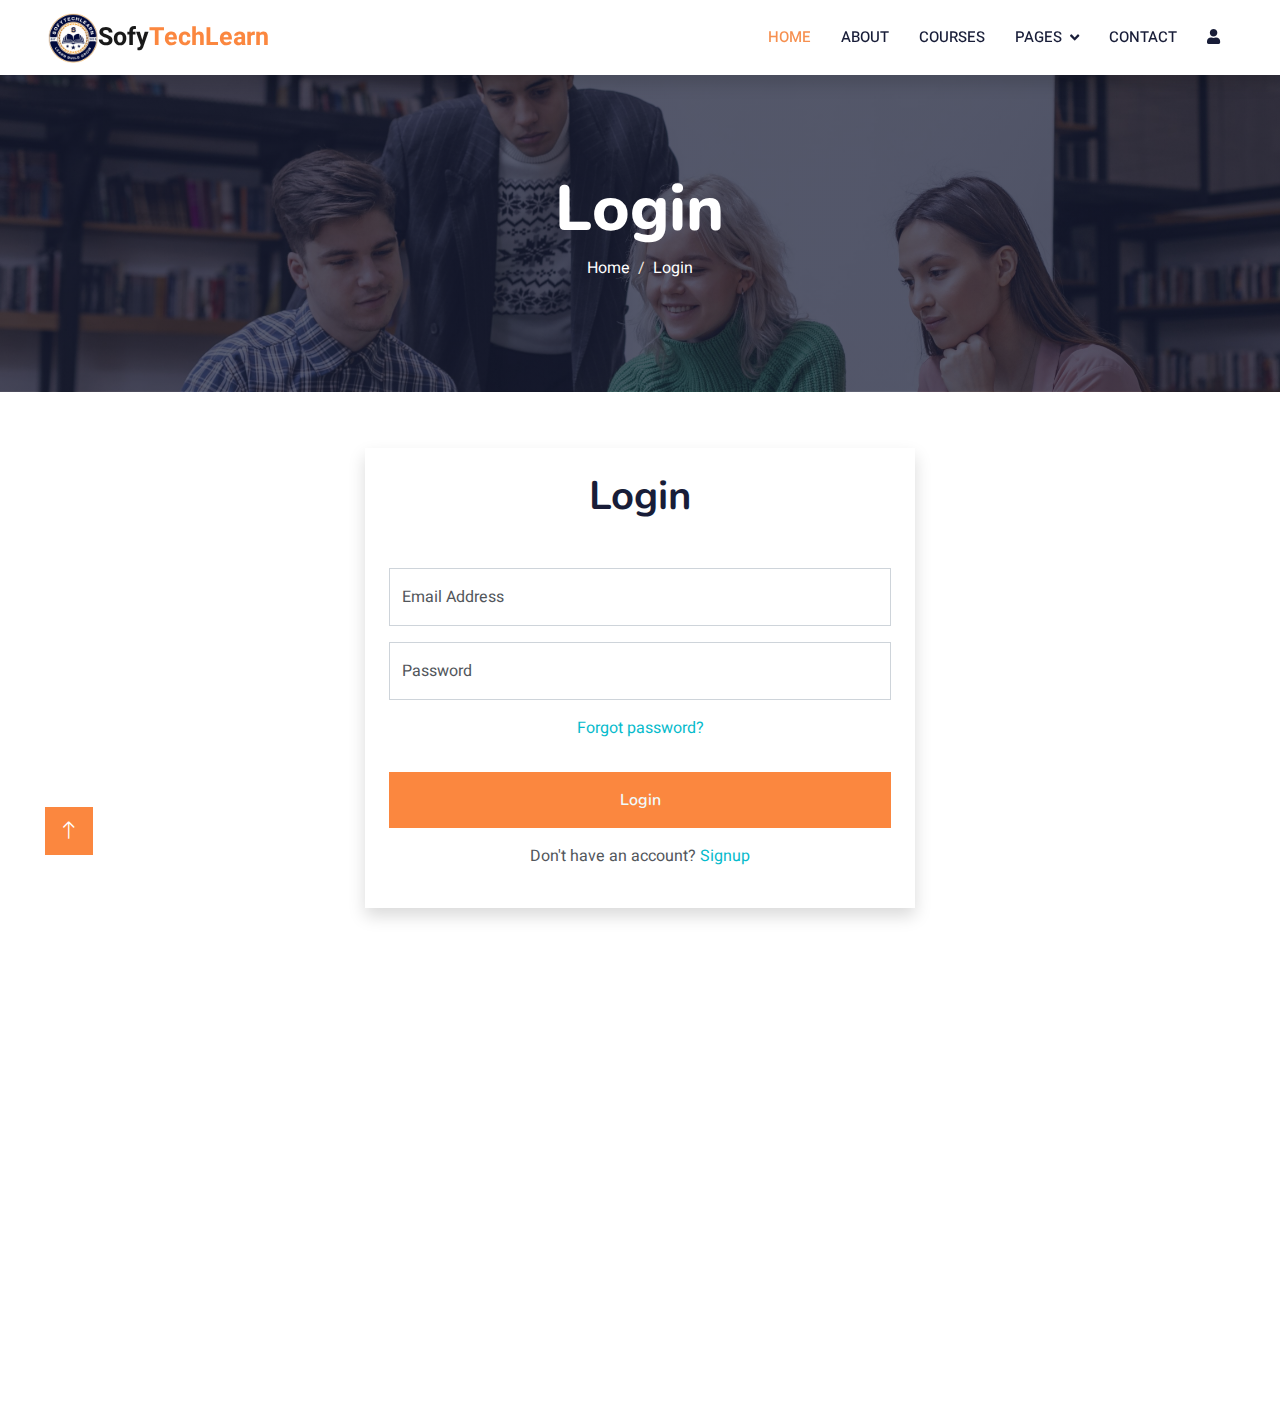
<file: login.html>
<!DOCTYPE html>
<html lang="en">

<head>
    <meta charset="utf-8">
    <title>SofyTechLearn : Login</title>
    <meta content="width=device-width, initial-scale=1.0" name="viewport">
    <meta content="" name="keywords">
    <meta content="" name="description">

    <!-- Favicon -->
    <link href="img/new.png" rel="icon">

    <!-- Google Web Fonts -->
    <link rel="preconnect" href="https://fonts.googleapis.com">
    <link rel="preconnect" href="https://fonts.gstatic.com" crossorigin>
    <link
        href="https://fonts.googleapis.com/css2?family=Heebo:wght@400;500;600&family=Nunito:wght@600;700;800&display=swap"
        rel="stylesheet">

    <!-- Icon Font Stylesheet -->
    <link href="https://cdnjs.cloudflare.com/ajax/libs/font-awesome/5.10.0/css/all.min.css" rel="stylesheet">
    <link href="https://cdn.jsdelivr.net/npm/bootstrap-icons@1.4.1/font/bootstrap-icons.css" rel="stylesheet">

    <!-- Libraries Stylesheet -->
    <link href="lib/animate/animate.min.css" rel="stylesheet">
    <link href="lib/owlcarousel/assets/owl.carousel.min.css" rel="stylesheet">

    <!-- Customized Bootstrap Stylesheet -->
    <link href="css/bootstrap.min.css" rel="stylesheet">

    <!-- Template Stylesheet -->
    <link href="css/style.css" rel="stylesheet">


</head>

<body>
    <!-- Spinner Start -->
    <div id="spinner"
        class="show bg-white position-fixed translate-middle w-100 vh-100 top-50 start-50 d-flex align-items-center justify-content-center">
        <div class="spinner-border text-primary" style="width: 3rem; height: 3rem;" role="status">
            <span class="sr-only">Loading...</span>
        </div>
    </div>
    <!-- Spinner End -->


    <!-- Navbar Start -->
    <nav class="navbar navbar-expand-lg bg-white navbar-light shadow sticky-top p-0">
        <a href="index.html" class="navbar-brand d-flex align-items-center px-4 px-lg-5">
            <p class="m-0 fw-bold" style="font-size: 25px;"><img src="img/new.png" alt="" height="50px">Sofy<span style="color: #fb873f;">TechLearn</span></p>
        </a>
        <button type="button" class="navbar-toggler me-4" data-bs-toggle="collapse" data-bs-target="#navbarCollapse"
            style="border: none;">
            <span class="navbar-toggler-icon"></span>
        </button>
        <div class="collapse navbar-collapse" id="navbarCollapse">
            <div class="navbar-nav ms-auto p-4 p-lg-0">
                <a href="index.html" class="nav-item nav-link active">Home</a>
                <a href="about.html" class="nav-item nav-link">About</a>
                <a href="courses.html" class="nav-item nav-link">Courses</a>
                <div class="nav-item dropdown">
                    <a href="#" class="nav-link dropdown-toggle" data-bs-toggle="dropdown">Pages</a>
                    <div class="dropdown-menu fade-down m-0">
                        <a href="team.html" class="dropdown-item">Our Team</a>
                        <!-- <a href="testimonial.html" class="dropdown-item">Testimonial</a> -->
                    </div>
                </div>
                <a href="contact.html" class="nav-item nav-link">Contact</a>
                <a href="login.html" class="nav-item nav-link"><i class="fa fa-user"></i></a>
                <a href="#" class="nav-item nav-link">
                    <div id="google_translate_element"></div>
                </a>
            </div>
        </div>
    </nav>
    <!-- Navbar End -->

        <!-- Header Start -->
        <div class="container-fluid bg-primary py-5 mb-5 page-header">
            <div class="container py-5">
                <div class="row justify-content-center">
                    <div class="col-lg-10 text-center">
                        <h1 class="display-3 text-white animated slideInDown">Login</h1>
                        <nav aria-label="breadcrumb">
                            <ol class="breadcrumb justify-content-center">
                                <li class="breadcrumb-item"><a class="text-white" href="index.html">Home</a></li>
                                <li class="breadcrumb-item text-white active" aria-current="page">Login</li>
                            </ol>
                        </nav>
                    </div>
                </div>
            </div>
        </div>
        <!-- Header End -->
    


    <!-- Login Start -->
    <div class="container-xxl py-2 mt-4">
        <div class="container">
          
            <div class="row g-4 wow fadeInUp" data-wow-delay="0.5s ">
                <center>
                    <form class="shadow p-4" style="max-width: 550px;">
                        <div class="text-center wow fadeInUp" data-wow-delay="0.1s">
                            <h1 class="mb-5 bg-white text-center px-3">Login</h1>
            
                        </div>
                        <div class="row g-3">
                            <div class="col-12">
                                <div class="form-floating">
                                    <input type="email" class="form-control" id="email" placeholder="Email Address">
                                    <label for="email">Email Address</label>
                                </div>
                            </div>
                            <div class="col-12">
                                <div class="form-floating">
                                    <input type="password" class="form-control" id="password" placeholder="Password">
                                    <label for="password">Password</label>
                                </div>
                            </div>

                            <div class="col-12">
                                <p><a href="#">Forgot password?</a></p>
                            </div>
                            
                            <div class="col-12">
                                <button class="btn text-light w-100 py-3" type="submit">Login</button>
                            </div>

                            <div class="col-12 text-center">
                                <p>Don't have an account? <a class="text-decoration-none" href="signup.html">Signup</a></p>
                            </div>
                        </div>
                    </form>
                </center>     
               

            </div>
        </div>
    </div>
    <!-- Login End -->


    <!-- Footer Start -->
    <div class="container-fluid bg-dark text-light footer pt-5 mt-5 wow fadeIn" data-wow-delay="0.1s">
        <div class="container py-5">
            <div class="row g-5">
                <div class="col-lg-4 col-md-6">
                    <h4 class="text-white mb-3">Quick Link</h4>
                    <p><a class="text-light" href="about.html">About Us</a></p>
                    <p><a class="text-light" href="contact.html">Contact Us</a></p>
                    <p><a class="text-light" href="">Privacy Policy</a></p>
                    <p><a class="text-light" href="">Terms & Condition</a></p>
                    <p><a class="text-light" href="">FAQs & Help</a></p>
                </div>
                <div class="col-lg-4 col-md-6">
                    <h4 class="text-white mb-3">Contact</h4>
                    <p class="mb-2"><i class="fa fa-map-marker-alt me-3"></i>Kovalam, Chennai, Tamil Nadu</p>
                    <p class="mb-2"><i class="fa fa-phone-alt me-3"></i>+91 9962890509</p>
                    <p class="mb-2"><i class="fa fa-envelope me-3"></i>sofytechlearn@gmail.com</p>
                    <div class="d-flex pt-2">
                        <a class="btn btn-outline-light btn-social" href=""><i class="fab fa-twitter"></i></a>
                        <a class="btn btn-outline-light btn-social" href=""><i class="fab fa-facebook-f"></i></a>
                        <a class="btn btn-outline-light btn-social" href=""><i class="fab fa-youtube"></i></a>
                        <a class="btn btn-outline-light btn-social" href=""><i class="fab fa-linkedin-in"></i></a>
                    </div>
                </div>

                <div class="col-lg-4 col-md-6">
                    <h4 class="text-white mb-3">Subscribe to our Newsletter</h4>
                    <p>Subscribe now and join our growing community of learners committed to lifelong education! </p>
                    <div class="position-relative mx-auto" style="max-width: 400px;">
                        <form action="#">
                            <input class="form-control border-0 w-100 py-3 ps-4 pe-5" type="email"
                                placeholder="Your email" required>
                            <button type="submit"
                                class="btn btn-primary py-2 position-absolute top-0 end-0 mt-2 me-2"><a
                                    href="mailto:keertidvcorai@gmail.com">Subscribe</a></button>
                        </form>
                    </div>
                </div>
            </div>
        </div>
        <div class="container">
            <div class="copyright">
                <div class="row">
                    <div class="col-md-6 text-center text-md-start mb-3 mb-md-0">
                        &copy; <a class="border-bottom" href="index.html">SofyTechLearn</a>, All Right Reserved.

                    </div>
                </div>
            </div>
        </div>
    </div>
    <!-- Footer End -->


    <!-- Back to Top -->
    <a href="#" class="btn btn-lg btn-primary btn-lg-square back-to-top"><i class="bi bi-arrow-up"></i></a>


    <!-- JavaScript Libraries -->
    <script src="https://code.jquery.com/jquery-3.4.1.min.js"></script>
    <script src="https://cdn.jsdelivr.net/npm/bootstrap@5.0.0/dist/js/bootstrap.bundle.min.js"></script>
    <script src="lib/wow/wow.min.js"></script>
    <script src="lib/easing/easing.min.js"></script>
    <script src="lib/waypoints/waypoints.min.js"></script>
    <script src="lib/owlcarousel/owl.carousel.min.js"></script>

    <!-- Template Javascript -->
    <script src="js/main.js"></script>
</body>

</html>
</file>
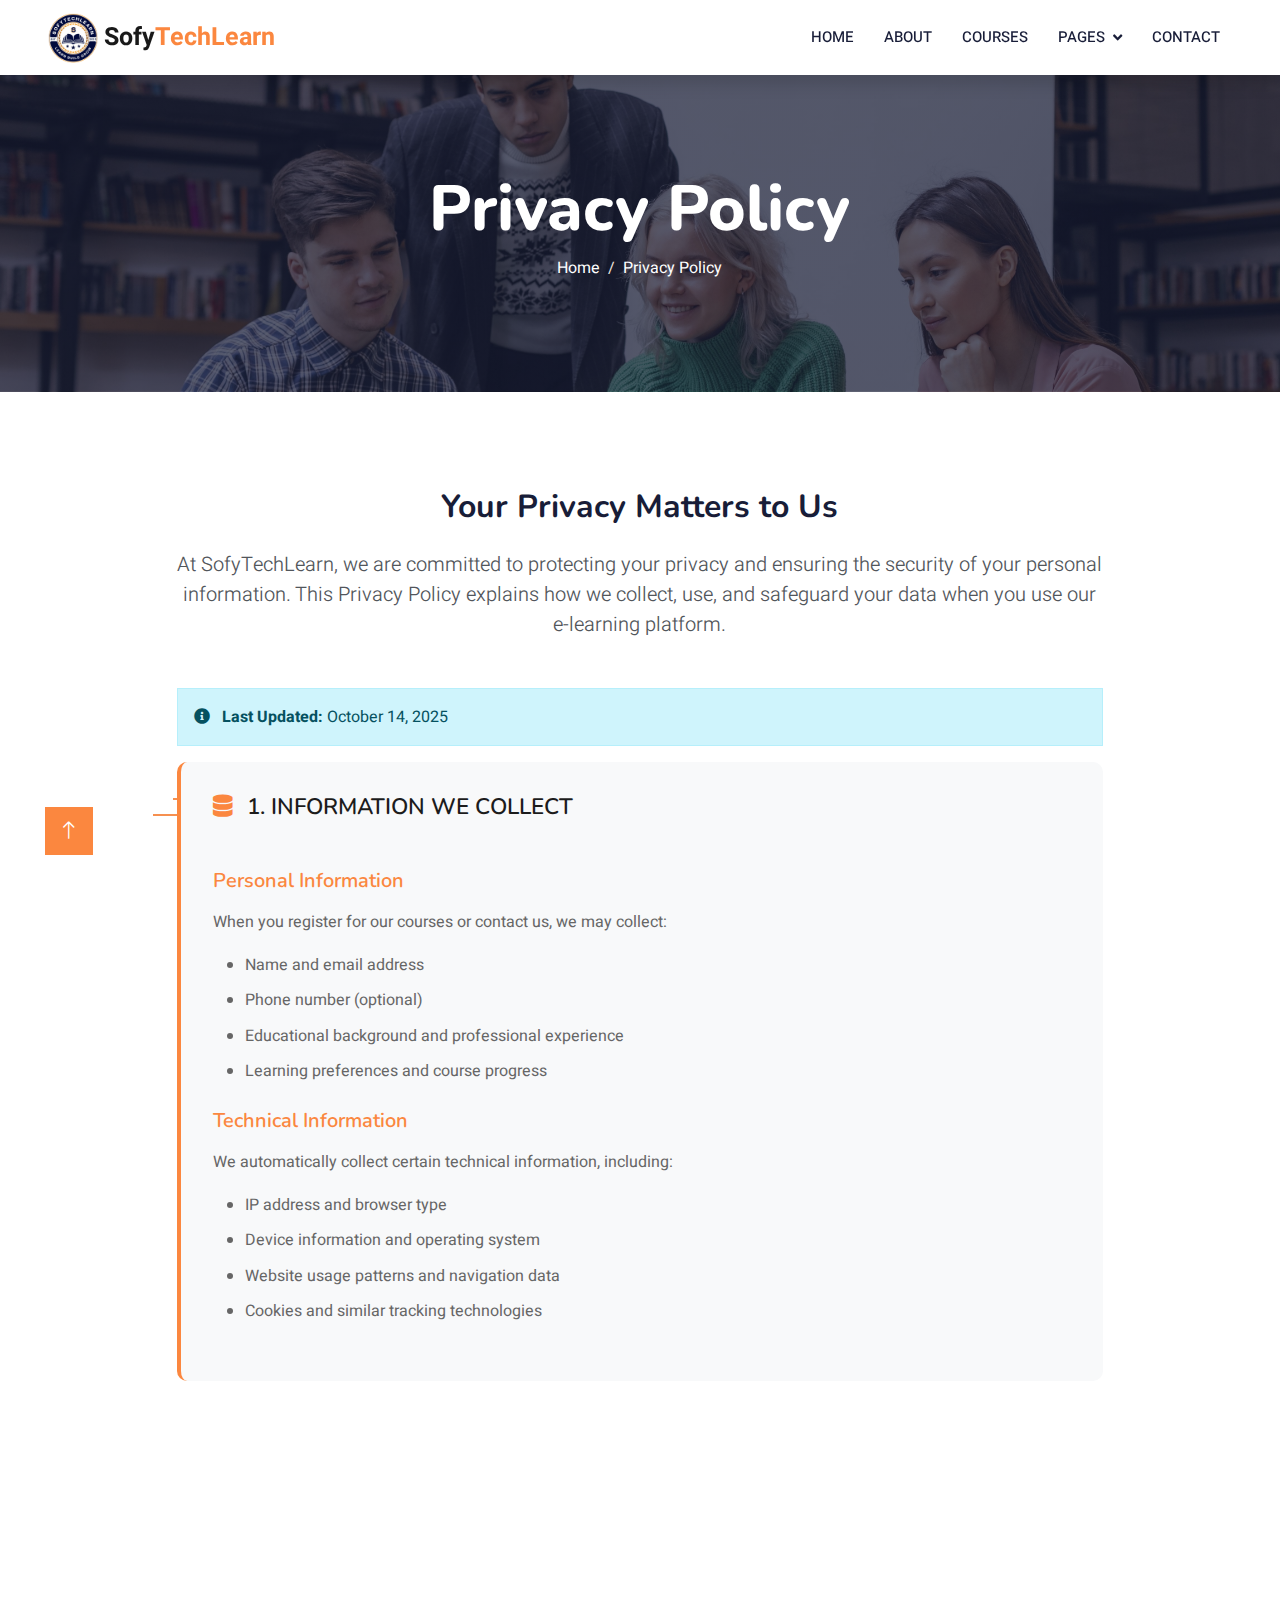
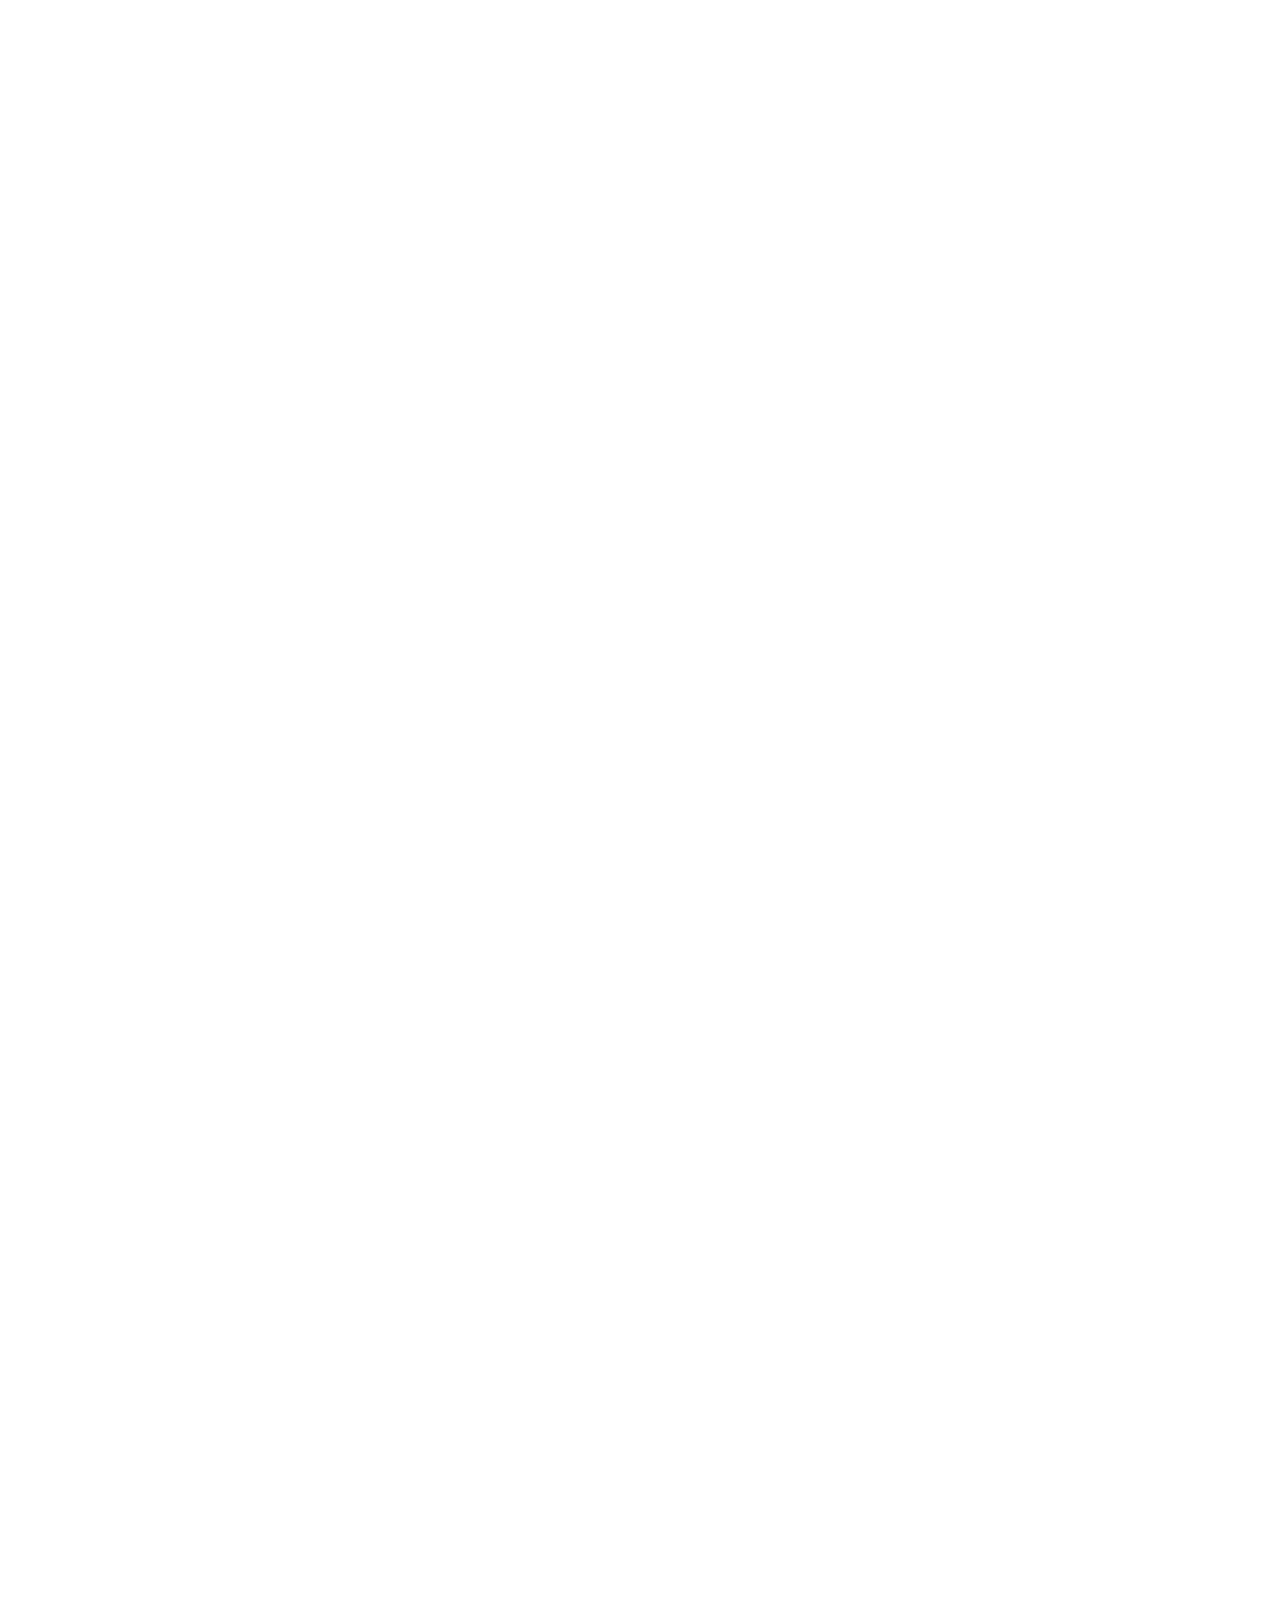
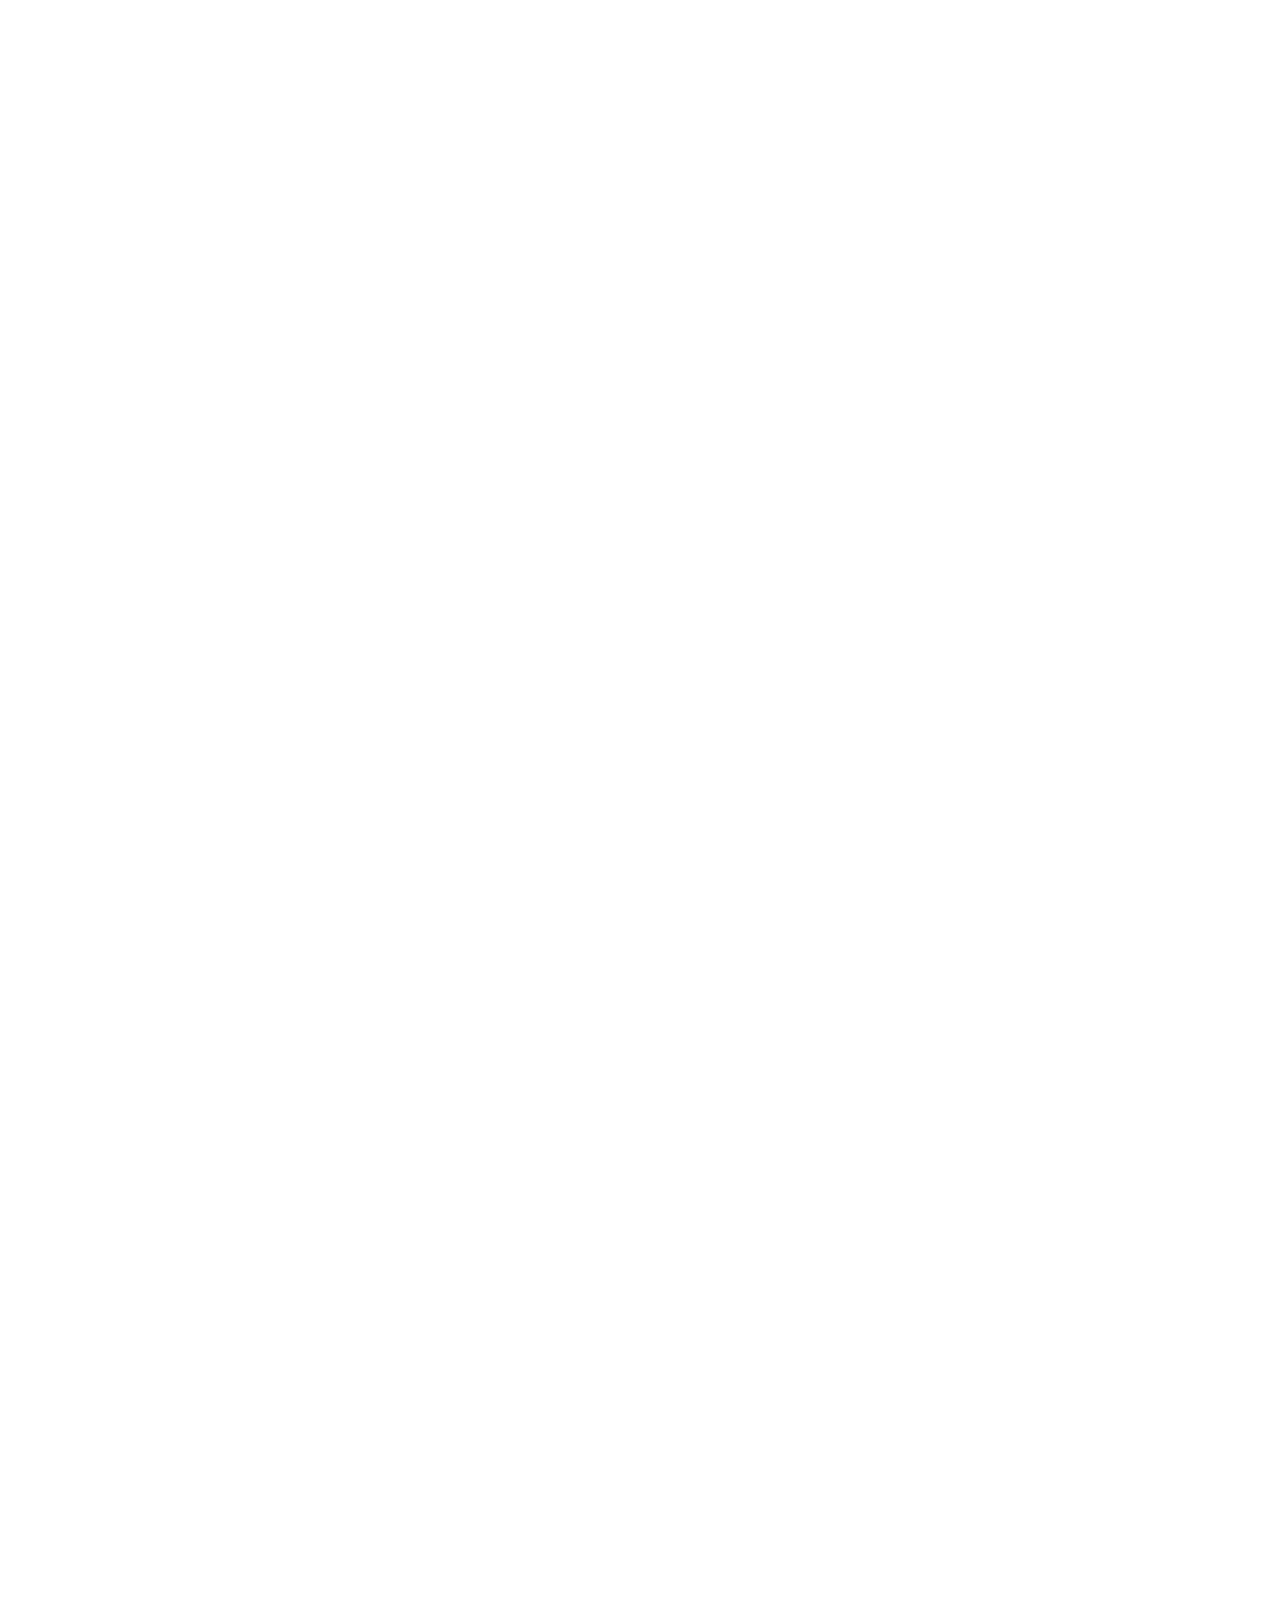
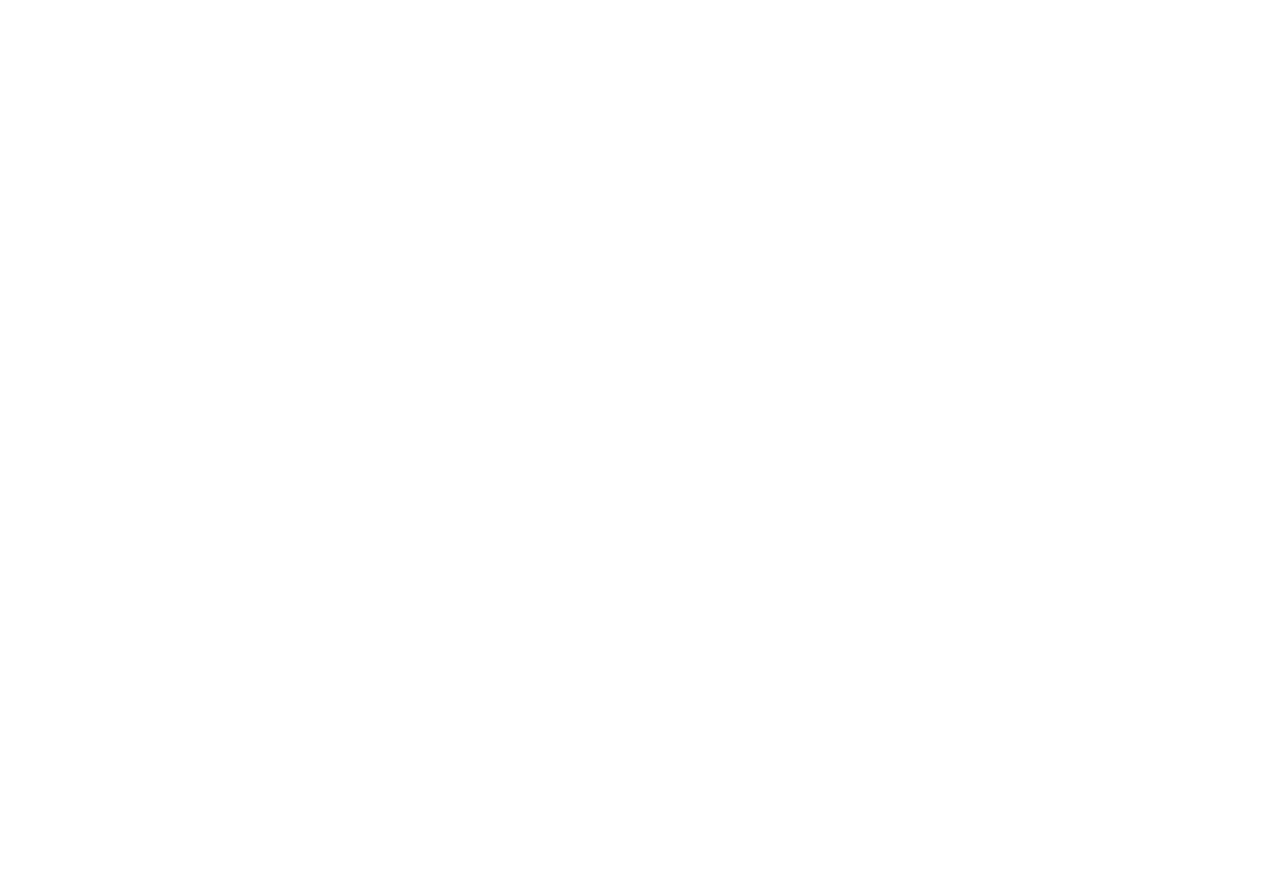
<file: privacy.html>
<!DOCTYPE html>
<html lang="en">

<head>
    <!-- Meta Tags -->
    <meta charset="utf-8">
    <meta name="viewport" content="width=device-width, initial-scale=1.0">
    <meta name="keywords" content="privacy policy, sofytechlearn, data protection, e-learning, online courses">
    <meta name="description" content="SofyTechLearn Privacy Policy - Learn how we protect your personal information and data privacy">
    
    <title>SofyTechLearn - Privacy Policy</title>

    <!-- Favicon -->
    <link href="img/new.png" rel="icon">

    <!-- Google Web Fonts -->
    <link rel="preconnect" href="https://fonts.googleapis.com">
    <link rel="preconnect" href="https://fonts.gstatic.com" crossorigin>
    <link href="https://fonts.googleapis.com/css2?family=Heebo:wght@400;500;600&family=Nunito:wght@600;700;800&display=swap" rel="stylesheet">

    <!-- Icon Font Stylesheets -->
    <link href="https://cdnjs.cloudflare.com/ajax/libs/font-awesome/5.10.0/css/all.min.css" rel="stylesheet">
    <link href="https://cdn.jsdelivr.net/npm/bootstrap-icons@1.4.1/font/bootstrap-icons.css" rel="stylesheet">

    <!-- Library Stylesheets -->
    <link href="lib/animate/animate.min.css" rel="stylesheet">
    <link href="lib/owlcarousel/assets/owl.carousel.min.css" rel="stylesheet">

    <!-- Bootstrap & Custom Stylesheets -->
    <link href="css/bootstrap.min.css" rel="stylesheet">
    <link href="css/style.css" rel="stylesheet">
</head>

<body>
    <!-- Spinner Start -->
    <div id="spinner"
        class="show bg-white position-fixed translate-middle w-100 vh-100 top-50 start-50 d-flex align-items-center justify-content-center">
        <div class="spinner-border text-primary" style="width: 3rem; height: 3rem;" role="status">
            <span class="sr-only">Loading...</span>
        </div>
    </div>
    <!-- Spinner End -->

    <!-- Navigation Bar Start -->
    <nav class="navbar navbar-expand-lg bg-white navbar-light shadow sticky-top p-0">
        <a href="index.html" class="navbar-brand d-flex align-items-center px-4 px-lg-5">
            <p class="m-0 fw-bold" style="font-size: 25px;">
                <img src="img/new.png" alt="SofyTechLearn Logo" height="50px">
                Sofy<span style="color: #fb873f;">TechLearn</span>
            </p>
        </a>
        
        <button type="button" class="navbar-toggler me-4" data-bs-toggle="collapse" data-bs-target="#navbarCollapse" style="border: none;">
            <span class="navbar-toggler-icon"></span>
        </button>
        
        <div class="collapse navbar-collapse" id="navbarCollapse">
            <div class="navbar-nav ms-auto p-4 p-lg-0">
                <a href="index.html" class="nav-item nav-link">Home</a>
                <a href="about.html" class="nav-item nav-link">About</a>
                <a href="courses.html" class="nav-item nav-link">Courses</a>
                <div class="nav-item dropdown">
                    <a href="#" class="nav-link dropdown-toggle" data-bs-toggle="dropdown">Pages</a>
                    <div class="dropdown-menu fade-down m-0">
                        <a href="team.html" class="dropdown-item">Our Team</a>
                        <!-- <a href="testimonial.html" class="dropdown-item">Testimonial</a> -->
                        <a href="privacy.html" class="dropdown-item active">Privacy Policy</a>
                    </div>
                </div>
                <a href="contact.html" class="nav-item nav-link">Contact</a>
                <a href="#" class="nav-item nav-link">
                    <div id="google_translate_element"></div>
                </a>
            </div>
        </div>
    </nav>
    <!-- Navigation Bar End -->

    <!-- Page Header Start -->
    <div class="container-fluid bg-primary py-5 mb-5 page-header">
        <div class="container py-5">
            <div class="row justify-content-center">
                <div class="col-lg-10 text-center">
                    <h1 class="display-3 text-white animated slideInDown">Privacy Policy</h1>
                    <nav aria-label="breadcrumb">
                        <ol class="breadcrumb justify-content-center">
                            <li class="breadcrumb-item">
                                <a class="text-white" href="index.html">Home</a>
                            </li>
                            <li class="breadcrumb-item text-white active" aria-current="page">Privacy Policy</li>
                        </ol>
                    </nav>
                </div>
            </div>
        </div>
    </div>
    <!-- Page Header End -->

    <!-- Privacy Policy Content Start -->
    <div class="container-xxl py-5">
        <div class="container">
            <!-- Introduction -->
            <div class="row justify-content-center">
                <div class="col-lg-10">
                    <div class="text-center wow fadeInUp" data-wow-delay="0.1s">
                        <h2 class="mb-4">Your Privacy Matters to Us</h2>
                        <p class="lead mb-5">
                            At SofyTechLearn, we are committed to protecting your privacy and ensuring the security of your personal information. 
                            This Privacy Policy explains how we collect, use, and safeguard your data when you use our e-learning platform.
                        </p>
                    </div>

                    <!-- Last Updated -->
                    <div class="alert alert-info wow fadeInUp" data-wow-delay="0.2s">
                        <i class="fas fa-info-circle me-2"></i>
                        <strong>Last Updated:</strong> October 14, 2025
                    </div>

                    <!-- Privacy Policy Sections -->
                    <div class="privacy-content">
                        
                        <!-- Section 1: Information We Collect -->
                        <div class="privacy-section wow fadeInUp" data-wow-delay="0.3s">
                            <h3 class="section-title">
                                <i class="fas fa-database me-2" style="color: #fb873f;"></i>
                                1. Information We Collect
                            </h3>
                            <div class="section-content">
                                <h5>Personal Information</h5>
                                <p>When you register for our courses or contact us, we may collect:</p>
                                <ul>
                                    <li>Name and email address</li>
                                    <li>Phone number (optional)</li>
                                    <li>Educational background and professional experience</li>
                                    <li>Learning preferences and course progress</li>
                                </ul>

                                <h5>Technical Information</h5>
                                <p>We automatically collect certain technical information, including:</p>
                                <ul>
                                    <li>IP address and browser type</li>
                                    <li>Device information and operating system</li>
                                    <li>Website usage patterns and navigation data</li>
                                    <li>Cookies and similar tracking technologies</li>
                                </ul>
                            </div>
                        </div>

                        <!-- Section 2: How We Use Your Information -->
                        <div class="privacy-section wow fadeInUp" data-wow-delay="0.4s">
                            <h3 class="section-title">
                                <i class="fas fa-cogs me-2" style="color: #fb873f;"></i>
                                2. How We Use Your Information
                            </h3>
                            <div class="section-content">
                                <p>We use your information for the following purposes:</p>
                                <ul>
                                    <li><strong>Educational Services:</strong> To provide access to paid courses, track progress, and issue professional certificates</li>
                                    <li><strong>Payment Processing:</strong> To manage course enrollment and payment arrangements (payment systems currently being implemented)</li>
                                    <li><strong>Communication:</strong> To send course updates, enrollment confirmations, newsletters, and respond to inquiries</li>
                                    <li><strong>Platform Improvement:</strong> To analyze usage patterns and enhance user experience</li>
                                    <li><strong>Technical Support:</strong> To troubleshoot issues and provide premium customer support</li>
                                    <li><strong>Marketing:</strong> To send relevant educational content and course recommendations (with your consent)</li>
                                </ul>
                            </div>
                        </div>

                        <!-- Section 3: Information Sharing -->
                        <div class="privacy-section wow fadeInUp" data-wow-delay="0.5s">
                            <h3 class="section-title">
                                <i class="fas fa-share-alt me-2" style="color: #fb873f;"></i>
                                3. Information Sharing and Disclosure
                            </h3>
                            <div class="section-content">
                                <p>We do not sell, trade, or rent your personal information. We may share your information only in the following circumstances:</p>
                                <ul>
                                    <li><strong>Service Providers:</strong> With trusted third-party services that help us operate our platform</li>
                                    <li><strong>Legal Requirements:</strong> When required by law or to protect our rights and safety</li>
                                    <li><strong>Business Transfers:</strong> In case of merger, acquisition, or asset sale</li>
                                    <li><strong>With Your Consent:</strong> When you explicitly authorize us to share specific information</li>
                                </ul>
                            </div>
                        </div>

                        <!-- Section 4: Data Security -->
                        <div class="privacy-section wow fadeInUp" data-wow-delay="0.6s">
                            <h3 class="section-title">
                                <i class="fas fa-shield-alt me-2" style="color: #fb873f;"></i>
                                4. Data Security
                            </h3>
                            <div class="section-content">
                                <p>We implement appropriate security measures to protect your personal information:</p>
                                <ul>
                                    <li>SSL encryption for data transmission</li>
                                    <li>Secure servers and regular security audits</li>
                                    <li>Access controls and employee training</li>
                                    <li>Regular backup and recovery procedures</li>
                                </ul>
                                <p>However, no method of transmission over the internet is 100% secure, and we cannot guarantee absolute security.</p>
                            </div>
                        </div>

                        <!-- Section 5: Cookies and Tracking -->
                        <div class="privacy-section wow fadeInUp" data-wow-delay="0.7s">
                            <h3 class="section-title">
                                <i class="fas fa-cookie-bite me-2" style="color: #fb873f;"></i>
                                5. Cookies and Tracking Technologies
                            </h3>
                            <div class="section-content">
                                <p>We use cookies and similar technologies to:</p>
                                <ul>
                                    <li>Remember your preferences and login status</li>
                                    <li>Analyze website traffic and usage patterns</li>
                                    <li>Personalize your learning experience</li>
                                    <li>Provide targeted educational content</li>
                                </ul>
                                <p>You can control cookies through your browser settings, but disabling them may affect website functionality.</p>
                            </div>
                        </div>

                        <!-- Section 6: Your Rights -->
                        <div class="privacy-section wow fadeInUp" data-wow-delay="0.8s">
                            <h3 class="section-title">
                                <i class="fas fa-user-check me-2" style="color: #fb873f;"></i>
                                6. Your Rights and Choices
                            </h3>
                            <div class="section-content">
                                <p>You have the following rights regarding your personal information:</p>
                                <ul>
                                    <li><strong>Access:</strong> Request a copy of your personal data</li>
                                    <li><strong>Correction:</strong> Update or correct inaccurate information</li>
                                    <li><strong>Deletion:</strong> Request deletion of your personal data</li>
                                    <li><strong>Portability:</strong> Request transfer of your data</li>
                                    <li><strong>Opt-out:</strong> Unsubscribe from marketing communications</li>
                                </ul>
                                <p>To exercise these rights, please contact us at <a href="mailto:sofytechlearn@gmail.com">sofytechlearn@gmail.com</a></p>
                            </div>
                        </div>

                        <!-- Section 7: Third-Party Services -->
                        <div class="privacy-section wow fadeInUp" data-wow-delay="0.9s">
                            <h3 class="section-title">
                                <i class="fas fa-external-link-alt me-2" style="color: #fb873f;"></i>
                                7. Third-Party Services
                            </h3>
                            <div class="section-content">
                                <p>Our website may contain links to third-party websites or integrate with external services:</p>
                                <ul>
                                    <li>Google Translate for language translation</li>
                                    <li>Web3Forms for contact form submissions</li>
                                    <li>Social media platforms for sharing content</li>
                                    <li>Analytics services for website performance</li>
                                </ul>
                                <p>These third parties have their own privacy policies, and we are not responsible for their practices.</p>
                            </div>
                        </div>

                        <!-- Section 8: Children's Privacy -->
                        <div class="privacy-section wow fadeInUp" data-wow-delay="1.0s">
                            <h3 class="section-title">
                                <i class="fas fa-child me-2" style="color: #fb873f;"></i>
                                8. Children's Privacy
                            </h3>
                            <div class="section-content">
                                <p>Our services are not intended for children under 13 years of age. We do not knowingly collect personal information from children under 13. If you are a parent or guardian and believe your child has provided us with personal information, please contact us immediately.</p>
                            </div>
                        </div>

                        <!-- Section 9: Changes to Privacy Policy -->
                        <div class="privacy-section wow fadeInUp" data-wow-delay="1.1s">
                            <h3 class="section-title">
                                <i class="fas fa-edit me-2" style="color: #fb873f;"></i>
                                9. Changes to This Privacy Policy
                            </h3>
                            <div class="section-content">
                                <p>We may update this Privacy Policy from time to time. When we make changes, we will:</p>
                                <ul>
                                    <li>Update the "Last Updated" date</li>
                                    <li>Notify users of significant changes via email or website notice</li>
                                    <li>Provide a clear summary of changes made</li>
                                </ul>
                                <p>Continued use of our services after changes constitute acceptance of the updated policy.</p>
                            </div>
                        </div>

                        <!-- Section 10: Contact Information -->
                        <div class="privacy-section wow fadeInUp" data-wow-delay="1.2s">
                            <h3 class="section-title">
                                <i class="fas fa-envelope me-2" style="color: #fb873f;"></i>
                                10. Contact Us
                            </h3>
                            <div class="section-content">
                                <p>If you have any questions about this Privacy Policy or our data practices, please contact us:</p>
                                <div class="contact-info">
                                    <p><strong>SofyTechLearn</strong></p>
                                    <p><i class="fas fa-envelope me-2"></i>Email: <a href="mailto:sofytechlearn@gmail.com">sofytechlearn@gmail.com</a></p>
                                    <p><i class="fas fa-phone me-2"></i>Phone: +91 9962890509</p>
                                    <p><i class="fas fa-map-marker-alt me-2"></i>Address: Kovalam, Chennai, Tamil Nadu, India</p>
                                </div>
                            </div>
                        </div>

                    </div>

                    <!-- Call to Action -->
                    <div class="text-center mt-5 wow fadeInUp" data-wow-delay="1.3s">
                        <div class="bg-primary text-white p-4 rounded">
                            <h4 class="mb-3">Questions About Our Privacy Policy?</h4>
                            <p class="mb-3">                        We're here to help! Reach out to SofyTechLearn for any questions about our premium online courses, 
                        e-learning platform, or technical support. Our team is ready to assist you on your professional learning journey.</p>
                            <a href="contact.html" class="btn btn-light btn-lg">Contact Us</a>
                        </div>
                    </div>

                </div>
            </div>
        </div>
    </div>
    <!-- Privacy Policy Content End -->

    <!-- Footer Start -->
    <div class="container-fluid bg-dark text-light footer pt-5 mt-5 wow fadeIn" data-wow-delay="0.1s">
        <div class="container py-5">
            <div class="row g-5">
                <!-- Quick Links -->
                <div class="col-lg-4 col-md-6">
                    <h4 class="text-white mb-3">Quick Links</h4>
                    <div class="d-flex flex-column">
                        <a class="text-light mb-2" href="about.html">About Us</a>
                        <a class="text-light mb-2" href="contact.html">Contact Us</a>
                        <a class="text-light mb-2" href="courses.html">Our Courses</a>
                        <a class="text-light mb-2" href="privacy.html">Privacy Policy</a>
                        <a class="text-light mb-2" href="terms.html">Terms & Conditions</a>
                        <a class="text-light mb-2" href="#">FAQs & Help</a>
                    </div>
                </div>

                <!-- Contact Information -->
                <div class="col-lg-4 col-md-6">
                    <h4 class="text-white mb-3">Contact Information</h4>
                    <p class="mb-2">
                        <i class="fa fa-map-marker-alt me-3"></i>
                        Kovalam, Chennai, Tamil Nadu
                    </p>
                    <p class="mb-2">
                        <i class="fa fa-phone-alt me-3"></i>
                        +91 9962890509
                    </p>
                    <p class="mb-2">
                        <i class="fa fa-envelope me-3"></i>
                        sofytechlearn@gmail.com
                    </p>
                    
                    <!-- Social Media Links -->
                    <div class="d-flex pt-2">
                        <a class="btn btn-outline-light btn-social me-2" href="#" aria-label="Twitter">
                            <i class="fab fa-twitter"></i>
                        </a>
                        <a class="btn btn-outline-light btn-social me-2" href="#" aria-label="Facebook">
                            <i class="fab fa-facebook-f"></i>
                        </a>
                        <a class="btn btn-outline-light btn-social me-2" href="#" aria-label="YouTube">
                            <i class="fab fa-youtube"></i>
                        </a>
                        <a class="btn btn-outline-light btn-social" href="#" aria-label="LinkedIn">
                            <i class="fab fa-linkedin-in"></i>
                        </a>
                    </div>
                </div>

                <!-- Newsletter Subscription -->
                <div class="col-lg-4 col-md-6">
                    <h4 class="text-white mb-3">Newsletter</h4>
                    <p class="mb-4">
                        Subscribe now and join our growing community of learners committed to lifelong education!
                    </p>
                    <div class="position-relative mx-auto" style="max-width: 400px;">
                        <form action="#" method="POST">
                            <input class="form-control border-0 w-100 py-3 ps-4 pe-5" type="email" 
                                   placeholder="Your email address" required>
                            <button type="submit" class="btn btn-primary py-2 position-absolute top-0 end-0 mt-2 me-2">
                                Subscribe
                            </button>
                        </form>
                    </div>
                </div>
            </div>
        </div>

        <!-- Copyright -->
        <div class="container">
            <div class="copyright">
                <div class="row">
                    <div class="col-md-6 text-center text-md-start mb-3 mb-md-0">
                        &copy; <a class="border-bottom" href="index.html">SofyTechLearn</a>, All Rights Reserved.
                    </div>
                    <div class="col-md-6 text-center text-md-end">
                        Designed with ❤️ for Learning
                    </div>
                </div>
            </div>
        </div>
    </div>
    <!-- Footer End -->

    <!-- Back to Top Button -->
    <a href="#" class="btn btn-lg btn-primary btn-lg-square back-to-top" aria-label="Back to top">
        <i class="bi bi-arrow-up"></i>
    </a>

    <!-- JavaScript Libraries -->
    <script src="https://code.jquery.com/jquery-3.4.1.min.js"></script>
    <script src="https://cdn.jsdelivr.net/npm/bootstrap@5.0.0/dist/js/bootstrap.bundle.min.js"></script>
    <script src="lib/wow/wow.min.js"></script>
    <script src="lib/easing/easing.min.js"></script>
    <script src="lib/waypoints/waypoints.min.js"></script>
    <script src="lib/owlcarousel/owl.carousel.min.js"></script>

    <!-- Custom JavaScript -->
    <script src="js/main.js"></script>

    <!-- Google Translate -->
    <script type="text/javascript" src="//translate.google.com/translate_a/element.js?cb=googleTranslateElementInit"></script>
    <script type="text/javascript">
        function googleTranslateElementInit() {
            new google.translate.TranslateElement({pageLanguage: 'en'}, 'google_translate_element');
        }
    </script>

    <!-- Custom Privacy Policy Styles -->
    <style>
        .privacy-section {
            margin-bottom: 3rem;
            padding: 2rem;
            background: #f8f9fa;
            border-radius: 10px;
            border-left: 4px solid #fb873f;
        }

        .section-title {
            color: #1c1c1c;
            margin-bottom: 1.5rem;
            font-size: 1.4rem;
            font-weight: 600;
        }

        .section-content {
            color: #666;
            line-height: 1.7;
        }

        .section-content h5 {
            color: #fb873f;
            margin-top: 1.5rem;
            margin-bottom: 1rem;
            font-weight: 600;
        }

        .section-content ul {
            margin-bottom: 1.5rem;
        }

        .section-content li {
            margin-bottom: 0.5rem;
        }

        .contact-info p {
            margin-bottom: 0.8rem;
        }

        .contact-info a {
            color: #fb873f;
            text-decoration: none;
        }

        .contact-info a:hover {
            text-decoration: underline;
        }

        @media (max-width: 768px) {
            .privacy-section {
                padding: 1.5rem;
                margin-bottom: 2rem;
            }
            
            .section-title {
                font-size: 1.2rem;
            }
        }
    </style>
</body>

</html>
</file>
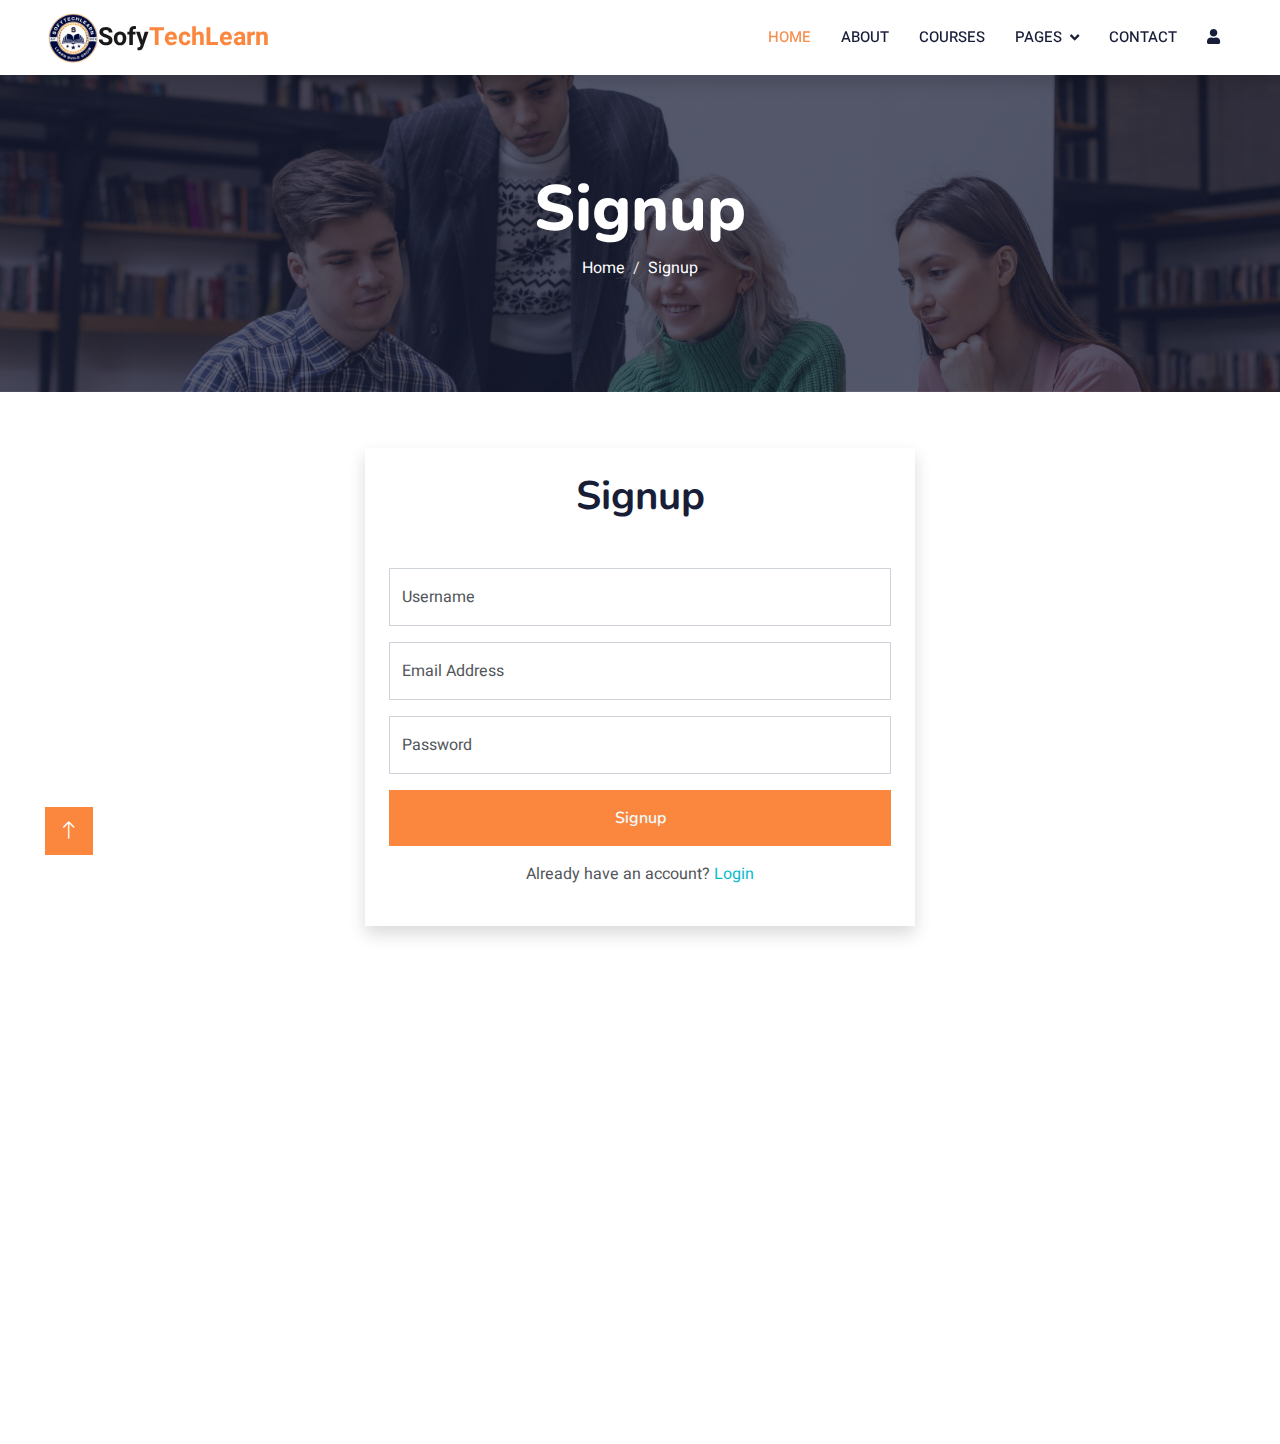
<file: signup.html>
<!DOCTYPE html>
<html lang="en">

<head>
    <meta charset="utf-8">
    <title>SofyTechLearn : Signup</title>
    <meta content="width=device-width, initial-scale=1.0" name="viewport">
    <meta content="" name="keywords">
    <meta content="" name="description">

    <!-- Favicon -->
    <link href="img/new.png" rel="icon">

    <!-- Google Web Fonts -->
    <link rel="preconnect" href="https://fonts.googleapis.com">
    <link rel="preconnect" href="https://fonts.gstatic.com" crossorigin>
    <link
        href="https://fonts.googleapis.com/css2?family=Heebo:wght@400;500;600&family=Nunito:wght@600;700;800&display=swap"
        rel="stylesheet">

    <!-- Icon Font Stylesheet -->
    <link href="https://cdnjs.cloudflare.com/ajax/libs/font-awesome/5.10.0/css/all.min.css" rel="stylesheet">
    <link href="https://cdn.jsdelivr.net/npm/bootstrap-icons@1.4.1/font/bootstrap-icons.css" rel="stylesheet">

    <!-- Libraries Stylesheet -->
    <link href="lib/animate/animate.min.css" rel="stylesheet">
    <link href="lib/owlcarousel/assets/owl.carousel.min.css" rel="stylesheet">

    <!-- Customized Bootstrap Stylesheet -->
    <link href="css/bootstrap.min.css" rel="stylesheet">

    <!-- Template Stylesheet -->
    <link href="css/style.css" rel="stylesheet">

</head>

<body>
    <!-- Spinner Start -->
    <div id="spinner"
        class="show bg-white position-fixed translate-middle w-100 vh-100 top-50 start-50 d-flex align-items-center justify-content-center">
        <div class="spinner-border text-primary" style="width: 3rem; height: 3rem;" role="status">
            <span class="sr-only">Loading...</span>
        </div>
    </div>
    <!-- Spinner End -->


    <!-- Navbar Start -->
    <nav class="navbar navbar-expand-lg bg-white navbar-light shadow sticky-top p-0">
        <a href="index.html" class="navbar-brand d-flex align-items-center px-4 px-lg-5">
            <p class="m-0 fw-bold" style="font-size: 25px;"><img src="img/new.png" alt="" height="50px">Sofy<span
                    style="color: #fb873f;">TechLearn</span></p>
        </a>
        <button type="button" class="navbar-toggler me-4" data-bs-toggle="collapse" data-bs-target="#navbarCollapse"
            style="border: none;">
            <span class="navbar-toggler-icon"></span>
        </button>
        <div class="collapse navbar-collapse" id="navbarCollapse">
            <div class="navbar-nav ms-auto p-4 p-lg-0">
                <a href="index.html" class="nav-item nav-link active">Home</a>
                <a href="about.html" class="nav-item nav-link">About</a>
                <a href="courses.html" class="nav-item nav-link">Courses</a>
                <div class="nav-item dropdown">
                    <a href="#" class="nav-link dropdown-toggle" data-bs-toggle="dropdown">Pages</a>
                    <div class="dropdown-menu fade-down m-0">
                        <a href="team.html" class="dropdown-item">Our Team</a>
                        <!-- <a href="testimonial.html" class="dropdown-item">Testimonial</a> -->
                    </div>
                </div>
                <a href="contact.html" class="nav-item nav-link">Contact</a>
                <a href="login.html" class="nav-item nav-link"><i class="fa fa-user"></i></a>
                <a href="#" class="nav-item nav-link">
                    <div id="google_translate_element"></div>
                </a>
            </div>
        </div>
    </nav>
    <!-- Navbar End -->

        <!-- Header Start -->
        <div class="container-fluid bg-primary py-5 mb-5 page-header">
            <div class="container py-5">
                <div class="row justify-content-center">
                    <div class="col-lg-10 text-center">
                        <h1 class="display-3 text-white animated slideInDown">Signup</h1>
                        <nav aria-label="breadcrumb">
                            <ol class="breadcrumb justify-content-center">
                                <li class="breadcrumb-item"><a class="text-white" href="index.html">Home</a></li>
                                <li class="breadcrumb-item text-white active" aria-current="page">Signup</li>
                            </ol>
                        </nav>
                    </div>
                </div>
            </div>
        </div>
        <!-- Header End -->
    


    <!-- Signup Start -->
    <div class="container-xxl py-2 mt-4">
        <div class="container">

            <div class="row g-4 wow fadeInUp" data-wow-delay="0.5s ">

                <center>
                    <form class="shadow p-4" style="max-width: 550px;">
                        <div class="text-center wow fadeInUp" data-wow-delay="0.1s">
                            <h1 class="mb-5 bg-white text-center px-3">Signup</h1>

                        </div>
                        <div class="row g-3">
                            <div class="col-12">
                                <div class="form-floating">
                                    <input type="text" class="form-control" id="username" placeholder="Username">
                                    <label for="Username">Username</label>
                                </div>
                            </div>
                            <div class="col-12">
                                <div class="form-floating">
                                    <input type="email" class="form-control" id="email" placeholder="Email Address">
                                    <label for="email">Email Address</label>
                                </div>
                            </div>
                            <div class="col-12">
                                <div class="form-floating">
                                    <input type="password" class="form-control" id="password" placeholder="Password">
                                    <label for="password">Password</label>
                                </div>
                            </div>

                            <div class="col-12">
                                <button class="btn text-light w-100 py-3" type="submit">Signup</button>
                            </div>

                            <div class="col-12 text-center">
                                <p>Already have an account? <a class="text-decoration-none" href="login.html">Login</a>
                                </p>
                            </div>
                        </div>
                    </form>
                </center>

            </div>
        </div>
    </div>
    <!-- Signup End -->


    <!-- Footer Start -->
    <div class="container-fluid bg-dark text-light footer pt-5 mt-5 wow fadeIn" data-wow-delay="0.1s">
        <div class="container py-5">
            <div class="row g-5">
                <div class="col-lg-4 col-md-6">
                    <h4 class="text-white mb-3">Quick Link</h4>
                    <p><a class="text-light" href="about.html">About Us</a></p>
                    <p><a class="text-light" href="contact.html">Contact Us</a></p>
                    <p><a class="text-light" href="">Privacy Policy</a></p>
                    <p><a class="text-light" href="">Terms & Condition</a></p>
                    <p><a class="text-light" href="">FAQs & Help</a></p>
                </div>
                <div class="col-lg-4 col-md-6">
                    <h4 class="text-white mb-3">Contact</h4>
                    <p class="mb-2"><i class="fa fa-map-marker-alt me-3"></i>Kovalam, Chennai, Tamil Nadu</p>
                    <p class="mb-2"><i class="fa fa-phone-alt me-3"></i>+91 9962890509</p>
                    <p class="mb-2"><i class="fa fa-envelope me-3"></i>sofytechlearn@gmail.com</p>
                    <div class="d-flex pt-2">
                        <a class="btn btn-outline-light btn-social" href=""><i class="fab fa-twitter"></i></a>
                        <a class="btn btn-outline-light btn-social" href=""><i class="fab fa-facebook-f"></i></a>
                        <a class="btn btn-outline-light btn-social" href=""><i class="fab fa-youtube"></i></a>
                        <a class="btn btn-outline-light btn-social" href=""><i class="fab fa-linkedin-in"></i></a>
                    </div>
                </div>

                <div class="col-lg-4 col-md-6">
                    <h4 class="text-white mb-3">Subscribe to our Newsletter</h4>
                    <p>Subscribe now and join our growing community of learners committed to lifelong education! </p>
                    <div class="position-relative mx-auto" style="max-width: 400px;">
                        <form action="#">
                            <input class="form-control border-0 w-100 py-3 ps-4 pe-5" type="email"
                                placeholder="Your email" required>
                            <button type="submit"
                                class="btn btn-primary py-2 position-absolute top-0 end-0 mt-2 me-2"><a
                                    href="mailto:keertidvcorai@gmail.com">Subscribe</a></button>
                        </form>
                    </div>
                </div>
            </div>
        </div>
        <div class="container">
            <div class="copyright">
                <div class="row">
                    <div class="col-md-6 text-center text-md-start mb-3 mb-md-0">
                        &copy; <a class="border-bottom" href="index.html">SofyTechLearn</a>, All Right Reserved.

                    </div>
                </div>
            </div>
        </div>
    </div>
    <!-- Footer End -->


    <!-- Back to Top -->
    <a href="#" class="btn btn-lg btn-primary btn-lg-square back-to-top"><i class="bi bi-arrow-up"></i></a>


    <!-- JavaScript Libraries -->
    <script src="https://code.jquery.com/jquery-3.4.1.min.js"></script>
    <script src="https://cdn.jsdelivr.net/npm/bootstrap@5.0.0/dist/js/bootstrap.bundle.min.js"></script>
    <script src="lib/wow/wow.min.js"></script>
    <script src="lib/easing/easing.min.js"></script>
    <script src="lib/waypoints/waypoints.min.js"></script>
    <script src="lib/owlcarousel/owl.carousel.min.js"></script>

    <!-- Template Javascript -->
    <script src="js/main.js"></script>
</body>

</html>
</file>
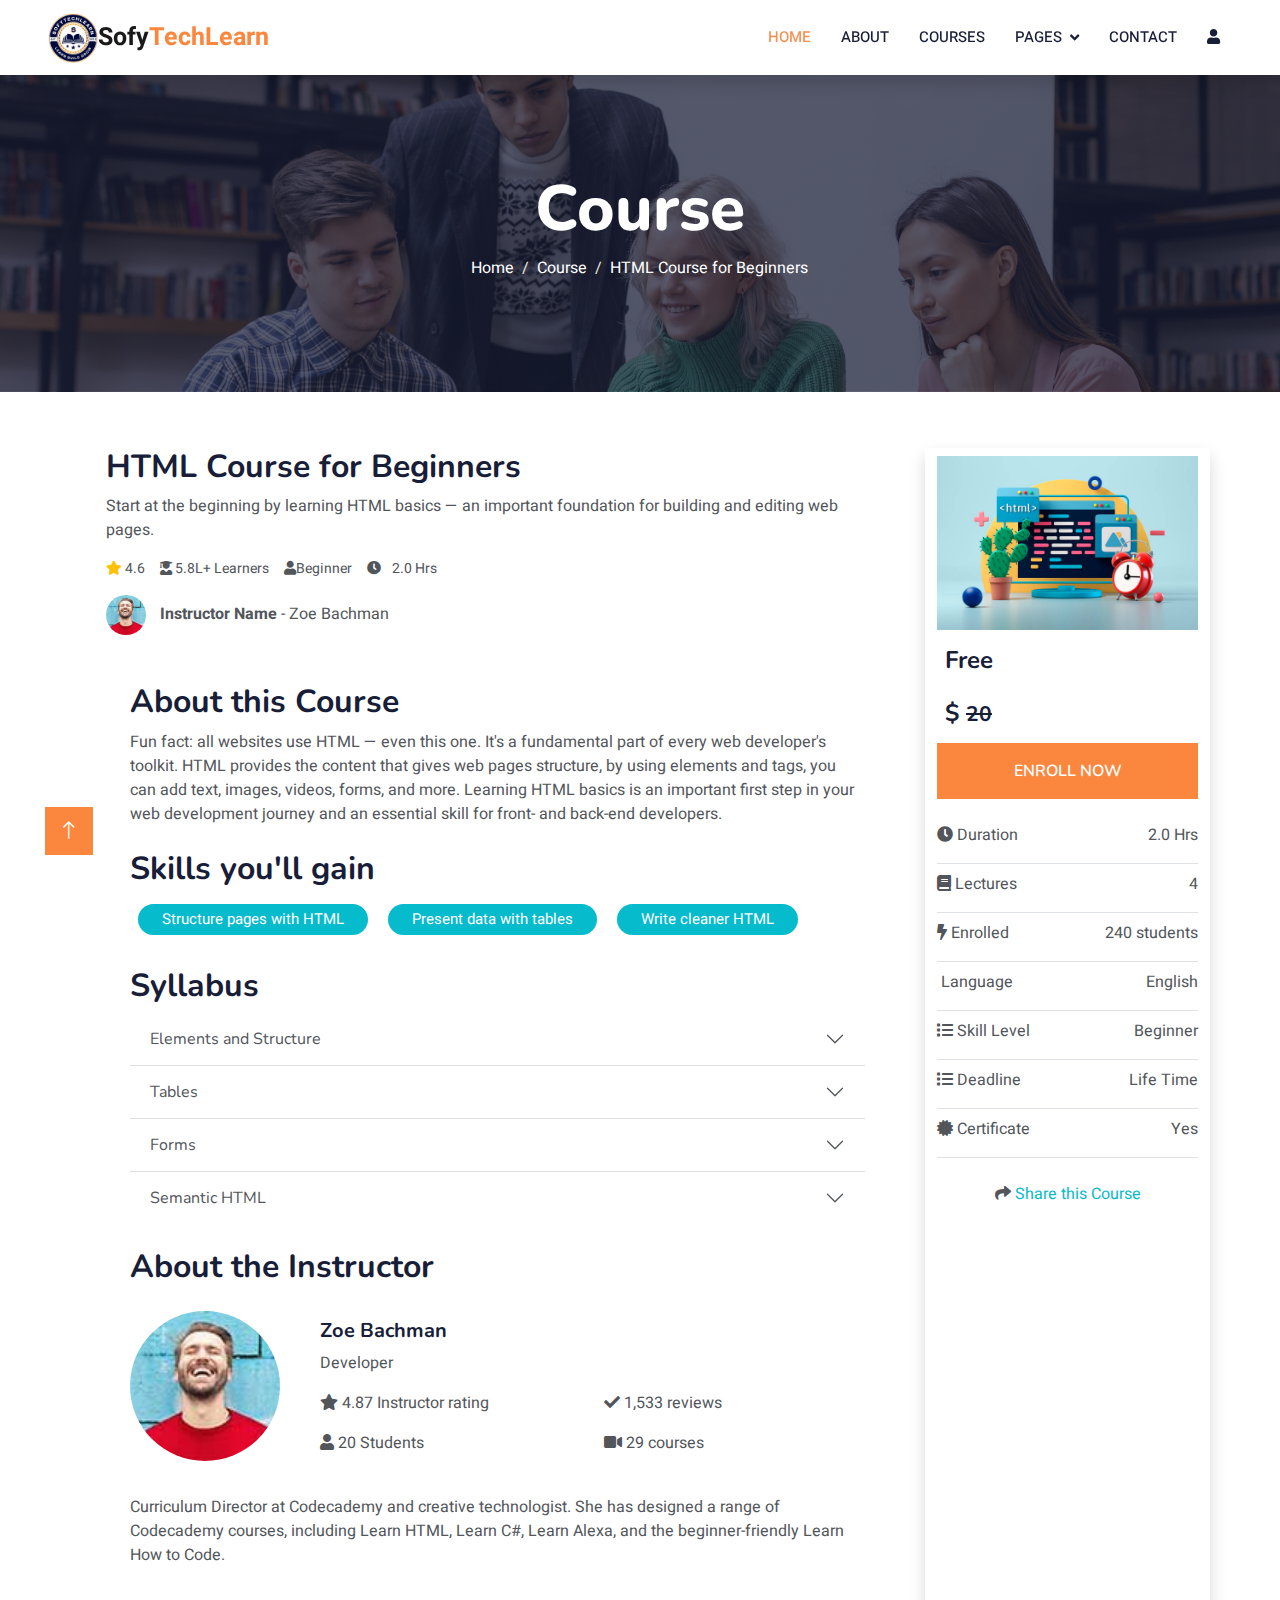
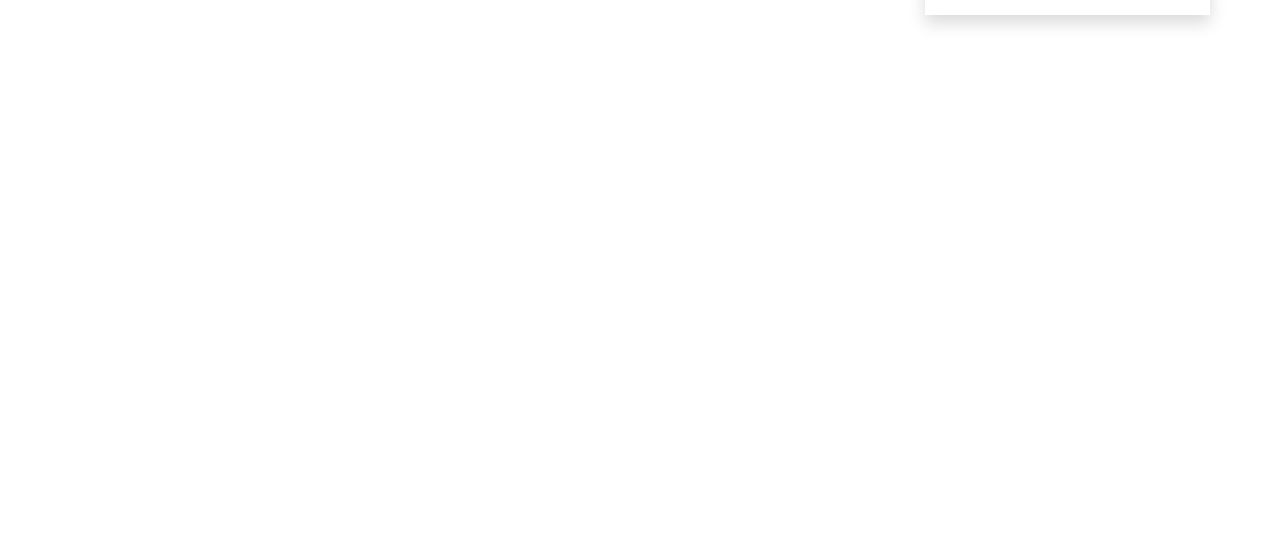
<file: single.html>
<!DOCTYPE html>
<html lang="en">

<head>
    <meta charset="utf-8">
    <meta name="google-translate-customization" content="9f841e7780177523-3214ceb76f765f38-gc38c6fe6f9d06436-c">
    </meta>

    <title>SofyTechLearn : Online Courses</title>
    <meta content="width=device-width, initial-scale=1.0" name="viewport">
    <meta content="" name="keywords">
    <meta content="" name="description">

    <!-- Favicon -->
    <link href="img/new.png" rel="icon">

    <!-- Google Web Fonts -->
    <link rel="preconnect" href="https://fonts.googleapis.com">
    <link rel="preconnect" href="https://fonts.gstatic.com" crossorigin>
    <link
        href="https://fonts.googleapis.com/css2?family=Heebo:wght@400;500;600&family=Nunito:wght@600;700;800&display=swap"
        rel="stylesheet">

    <!-- Icon Font Stylesheet -->
    <link href="https://cdnjs.cloudflare.com/ajax/libs/font-awesome/5.10.0/css/all.min.css" rel="stylesheet">
    <link href="https://cdn.jsdelivr.net/npm/bootstrap-icons@1.4.1/font/bootstrap-icons.css" rel="stylesheet">

    <!-- Libraries Stylesheet -->
    <link href="lib/animate/animate.min.css" rel="stylesheet">
    <link href="lib/owlcarousel/assets/owl.carousel.min.css" rel="stylesheet">

    <!-- Customized Bootstrap Stylesheet -->
    <link href="css/bootstrap.min.css" rel="stylesheet">

    <!-- Template Stylesheet -->
    <link href="css/style.css" rel="stylesheet">
   
</head>
<style>
    .tabs ul li {
        list-style-type: none;
    }

    .tabs ul li a {
        font-size: 25px;
        color: #4e4e4e !important;
        font-weight: 500;
    }

    .tabs ul li a.active {
        color: #f69050 !important;
    }

    .tabs ul li a:hover {
        color: #f69050 !important;
    }

    #more {
        display: none;
    }

    button {
        border: none;
        color: #f69050;
    }
</style>

<body>
    <!-- Spinner Start -->
    <div id="spinner"
        class="show bg-white position-fixed translate-middle w-100 vh-100 top-50 start-50 d-flex align-items-center justify-content-center">
        <div class="spinner-border text-primary" style="width: 3rem; height: 3rem;" role="status">
            <span class="sr-only">Loading...</span>
        </div>
    </div>
    <!-- Spinner End -->


    <!-- Navbar Start -->
    <nav class="navbar navbar-expand-lg bg-white navbar-light shadow sticky-top p-0">
        <a href="index.html" class="navbar-brand d-flex align-items-center px-4 px-lg-5">
            <p class="m-0 fw-bold" style="font-size: 25px;"><img src="img/new.png" alt="" height="50px">Sofy<span
                    style="color: #fb873f;">TechLearn</span></p>
        </a>
        <button type="button" class="navbar-toggler me-4" data-bs-toggle="collapse" data-bs-target="#navbarCollapse">
            <span class="navbar-toggler-icon"></span>
        </button>
        <div class="collapse navbar-collapse" id="navbarCollapse">
            <div class="navbar-nav ms-auto p-4 p-lg-0">
                <a href="index.html" class="nav-item nav-link active">Home</a>
                <a href="about.html" class="nav-item nav-link">About</a>
                <a href="courses.html" class="nav-item nav-link">Courses</a>
                <div class="nav-item dropdown">
                    <a href="#" class="nav-link dropdown-toggle" data-bs-toggle="dropdown">Pages</a>
                    <div class="dropdown-menu fade-down m-0">
                        <a href="team.html" class="dropdown-item">Our Team</a>
                        <!-- <a href="testimonial.html" class="dropdown-item">Testimonial</a> -->

                    </div>
                </div>
                <a href="contact.html" class="nav-item nav-link">Contact</a>
                <a href="login.html" class="nav-item nav-link"><i class="fa fa-user"></i></a>
                <a href="#" class="nav-item nav-link">

                <div id="google_translate_element">
                </div>


                </a>
            </div>
        </div>
    </nav>
    <!-- Navbar End -->

    <!-- Header Start -->
    <div class="container-fluid bg-primary py-5 mb-5 page-header">
            <div class="container py-5">
                <div class="row justify-content-center">
                    <div class="col-lg-10 text-center">
                        <h1 class="display-3 text-white animated slideInDown">Course</h1>
                        <nav aria-label="breadcrumb">
                            <ol class="breadcrumb justify-content-center">
                                <li class="breadcrumb-item"><a class="text-white" href="index.html">Home</a></li>
                                <li class="breadcrumb-item"><a class="text-white" href="courses.html">Course</a></li>
                                <li class="breadcrumb-item text-white active" aria-current="page">HTML Course for Beginners</li>
                            </ol>
                        </nav>
                    </div>
                </div>
            </div>
    </div>
    <!-- Header End -->


<!-- Course Detail Start -->
<div class="container-xxl py-2">
    <div class="container">
        <div class="row">
            <div class="col-lg-9 wow fadeInUp">

                <div class="container">
                    <div class="row g-5 justify-content-center">

                        <div class="col-lg-12 wow fadeInUp" data-wow-delay="0.3s">
                            <h2>HTML Course for Beginners</h2>
                            <p>Start at the beginning by learning HTML basics — an important foundation for building and editing web pages.

                            </p>
                            <div class="d-flex">
                                <small><i class="fa fa-star text-warning"></i>
                                    4.6</small>
                                <small style="margin-left: 15px;"><i class="fa fa-user-graduate"></i> 5.8L+
                                    Learners
                                </small>
                                <small style="margin-left: 15px;"><i class="fa fa-user"></i>Beginner</small>
                                <small style="margin-left: 15px;"><i class="fa fa-clock me-2"></i> 2.0 Hrs</small>

                            </div>
                            <div class="image-div text-left mt-3">
                                <img src="img/testimonial-2.jpg" alt=""
                                    style="height: 40px; width: 40px; border-radius: 50%;">
                                <span style="margin-left: 10px;"><b>Instructor Name</b> - Zoe Bachman</span>
                            </div>
                        </div>
                    </div>
                </div>



                <div class="container-fluid wow fadeInUp mt-5 tabs">


                    <!-- Tab panes -->
                    <div class="tab-content mt-4">

                        <div class="tab-pane container active" id="Overview">
                            <h2>About this Course</h2>
                            <p>Fun fact: all websites use HTML — even this one. It's a fundamental part of every web developer's toolkit. HTML provides the content that gives web pages structure, by using elements and tags, you can add text, images, videos, forms, and more. Learning HTML basics is an important first step in your web development journey and an essential skill for front- and back-end developers.</p>


                           
                            <h2 class="mt-4">
                                Skills you'll gain
                            </h2>
                            
                            <span class="badge rounded-pill text-white bg-primary px-4 py-2 m-2"
                                style="font-size: 15px; font-weight: normal;">Structure pages with HTML</span>

                                <span class="badge rounded-pill text-white bg-primary px-4 py-2 m-2"
                                style="font-size: 15px; font-weight: normal;">Present data with tables</span>

                                <span class="badge rounded-pill text-white bg-primary px-4 py-2 m-2"
                                style="font-size: 15px; font-weight: normal;">Write cleaner HTML</span>
                           

                        </div>

                        <div class="container" id="Curriculum">

                            <h2 class="mt-4">
                                Syllabus
                            </h2>
                            <div class="accordion accordion-flush" id="accordionFlushExample">
                                <div class="accordion-item">
                                  <h2 class="accordion-header">
                                    <button class="accordion-button collapsed" type="button" data-bs-toggle="collapse" data-bs-target="#flush-collapseOne" aria-expanded="false" aria-controls="flush-collapseOne">
                                        Elements and Structure
                                    
                                    </button>
                                  </h2>
                                  <div id="flush-collapseOne" class="accordion-collapse collapse" data-bs-parent="#accordionFlushExample">
                                    <div class="accordion-body"><ul>
                                        <li><i class="fa fa-video text-danger"></i> Introduction to HTML</li>
                                        <li><i class="fa fa-video text-danger"></i> HTMl Document Standards</li>
                                    </ul></div>
                                  </div>
                                </div>
                                <div class="accordion-item">
                                  <h2 class="accordion-header">
                                    <button class="accordion-button collapsed" type="button" data-bs-toggle="collapse" data-bs-target="#flush-collapseTwo" aria-expanded="false" aria-controls="flush-collapseTwo">
                                       Tables
                                    </button>
                                  </h2>
                                  <div id="flush-collapseTwo" class="accordion-collapse collapse" data-bs-parent="#accordionFlushExample">
                                    <div class="accordion-body"><ul>
                                        <li><i class="fa fa-video text-danger"></i> HTML Tables</li>
                                    </ul></div>
                                  </div>
                                </div>
                                <div class="accordion-item">
                                  <h2 class="accordion-header">
                                    <button class="accordion-button collapsed" type="button" data-bs-toggle="collapse" data-bs-target="#flush-collapseThree" aria-expanded="false" aria-controls="flush-collapseThree">
                                       Forms
                                    </button>
                                  </h2>
                                  <div id="flush-collapseThree" class="accordion-collapse collapse" data-bs-parent="#accordionFlushExample">
                                    <div class="accordion-body"><ul>
                                        <li><i class="fa fa-video text-danger"></i> HTML Forms</li>
                                        <li><i class="fa fa-video text-danger"></i> Form Validation</li>
                                    </ul></div>
                                  </div>
                                </div>
                                <div class="accordion-item">
                                    <h2 class="accordion-header">
                                      <button class="accordion-button collapsed" type="button" data-bs-toggle="collapse" data-bs-target="#flush-collapseThree" aria-expanded="false" aria-controls="flush-collapseThree">
                                         Semantic HTML
                                      </button>
                                    </h2>
                                    <div id="flush-collapseThree" class="accordion-collapse collapse" data-bs-parent="#accordionFlushExample">
                                      <div class="accordion-body"><ul>
                                          <li><i class="fa fa-video text-danger"></i> Semantic HTML</li>
                                      </ul></div>
                                    </div>
                                  </div>
                              </div>



                        </div>

                        <div class="container" id="Instructor">
                            <h2 class="mt-4">About the Instructor</h2>
                            <div class="image-div text-left mt-4">
                                <div class="row">
                                    <div class="col-lg-3 col-md-6">
                                        <img src="img/testimonial-2.jpg" alt=""
                                            style="height: 150px; width: 150px; border-radius: 50%;">
                                    </div>
                                    <div class="col-lg-9 col-md-6 mt-2">
                                        <h5>Zoe Bachman</h5>
                                        <p>Developer</p>
                                        <div class="row">
                                            <div class="col-6">
                                                <p><i class="fa fa-star"></i>
                                                    4.87 Instructor rating</p>
                                            </div>
                                            <div class="col-6">
                                                <p> <i class="fa fa-check
                                                    
                                                    
                                                     "></i>
                                                    1,533 reviews</p>
                                            </div>
                                        </div>
                                        <div class="row">
                                            <div class="col-6">
                                                <p><i class="fa fa-user"></i>
                                                    20 Students</p>
                                            </div>
                                            <div class="col-6">
                                                <p><i class="fa fa-video"></i>
                                                    29 courses</p>
                                            </div>
                                        </div>
                                    </div>
                                </div>

                                <div class="des mt-4 mb-5">
                                    Curriculum Director at Codecademy and creative technologist. She has designed a range of Codecademy courses, including Learn HTML, Learn C#, Learn Alexa, and the beginner-friendly Learn How to Code.
                                </div>
                            </div>
                        </div>
                        
                    </div>

                </div>

            </div>
            <div class="col-lg-3 col-md-6 shadow wow fadeInUp" data-wow-delay="0.3s">

                <div class="image text-center">
                    <img class="img-fluid mt-2" src="img/course-1.jpg" alt="" height="200px" width="500px">
                </div>
                
                <h4 class="mt-2 p-2">Free <small></small></h4>
                
                <h4 class="mt-2 p-2">$
                    <small><del>20</del></small>
                </h4>
                

                <div class="buttons">
                    
                    <a href="#"
                        class="text-decoration-none text-white btn p-3 w-100 mb-2">ENROLL NOW</a>
                    
                    
                   
                </div>
                <div class="list mt-2">
                    <div class="list1 d-flex justify-content-between pt-2 border-bottom">
                        <p><i class="fa fa-clock"></i> Duration</p>
                        <p>2.0 Hrs</p>
                    </div>
                    <div class="list2 d-flex justify-content-between pt-2 border-bottom">
                        <p><i class="fa fa-book"></i> Lectures</p>
                        <p>4</p>
                    </div>
                    <div class="list3 d-flex justify-content-between pt-2 border-bottom">
                        <p><i class="fa fa-bolt"></i> Enrolled</p>
                        <p>240 students</p>
                    </div>
                    <div class="list4 d-flex justify-content-between pt-2 border-bottom">
                        <p><i class="fa fa-google-translate"></i> Language</p>
                        <p>English</p>
                    </div>
                    <div class="list5 d-flex justify-content-between pt-2 border-bottom">
                        <p><i class="fa fa-list"></i> Skill Level</p>
                        <p>Beginner</p>
                    </div>
                    <div class="list6 d-flex justify-content-between pt-2 border-bottom">
                        <p><i class="fa fa-list"></i> Deadline</p>
                        <p>Life Time</p>
                    </div>
                    <div class="list7 d-flex justify-content-between pt-2 border-bottom">
                        <p><i class="fa fa-certificate"></i> Certificate</p>
                        <p>Yes</p>
                    </div>
                    <div class="button pt-4 text-center mb-4">
                        <i class="fa fa-share"></i><a href=""> Share this Course</a>
                    </div>
                </div>


            </div>
        </div>
    </div>

</div>
<!-- Course Detail End -->


<!-- Footer Start -->
<div class="container-fluid bg-dark text-light footer pt-5 mt-5 wow fadeIn" data-wow-delay="0.1s">
    <div class="container py-5">
        <div class="row g-5">
            <div class="col-lg-4 col-md-6">
                <h4 class="text-white mb-3">Quick Link</h4>
                <p><a class="text-light" href="about.html">About Us</a></p>
                <p><a class="text-light" href="contact.html">Contact Us</a></p>
                <p><a class="text-light" href="privacy.html">Privacy Policy</a></p>
                <p><a class="text-light" href="terms.html">Terms & Condition</a></p>
                <p><a class="text-light" href="">FAQs & Help</a></p>
            </div>
            <div class="col-lg-4 col-md-6">
                <h4 class="text-white mb-3">Contact</h4>
                <p class="mb-2"><i class="fa fa-map-marker-alt me-3"></i>Kovalam, Chennai, Tamil Nadu</p>
                <p class="mb-2"><i class="fa fa-phone-alt me-3"></i>+91 9962890509</p>
                <p class="mb-2"><i class="fa fa-envelope me-3"></i>sofytechlearn@gmail.com</p>
                <div class="d-flex pt-2">
                    <a class="btn btn-outline-light btn-social" href=""><i class="fab fa-twitter"></i></a>
                    <a class="btn btn-outline-light btn-social" href=""><i class="fab fa-facebook-f"></i></a>
                    <a class="btn btn-outline-light btn-social" href=""><i class="fab fa-youtube"></i></a>
                    <a class="btn btn-outline-light btn-social" href=""><i class="fab fa-linkedin-in"></i></a>
                </div>
            </div>

            <div class="col-lg-4 col-md-6">
                <h4 class="text-white mb-3">Subscribe to our Newsletter</h4>
                <p>Subscribe now and join our growing community of learners committed to lifelong education! </p>
                <div class="position-relative mx-auto" style="max-width: 400px;">
                    <form action="#">
                        <input class="form-control border-0 w-100 py-3 ps-4 pe-5" type="email"
                            placeholder="Your email" required>
                        <button type="submit"
                            class="btn btn-primary py-2 position-absolute top-0 end-0 mt-2 me-2"><a
                                href="mailto:keertidvcorai@gmail.com">Subscribe</a></button>
                    </form>
                </div>
            </div>
        </div>
    </div>
    <div class="container">
        <div class="copyright">
            <div class="row">
                <div class="col-md-6 text-center text-md-start mb-3 mb-md-0">
                    &copy; <a class="border-bottom" href="index.html">SofyTechLearn</a>, All Right Reserved.

                </div>
            </div>
        </div>
    </div>
</div>
<!-- Footer End -->

<!-- Back to Top -->
<a href="#" class="btn btn-lg btn-primary btn-lg-square back-to-top"><i class="bi bi-arrow-up"></i></a>

<!-- JavaScript Libraries -->
<script src="https://code.jquery.com/jquery-3.4.1.min.js"></script>
<script src="https://cdn.jsdelivr.net/npm/bootstrap@5.0.0/dist/js/bootstrap.bundle.min.js"></script>
<script src="lib/wow/wow.min.js"></script>
<script src="lib/easing/easing.min.js"></script>
<script src="lib/waypoints/waypoints.min.js"></script>
<script src="lib/owlcarousel/owl.carousel.min.js"></script>

<!-- Template Javascript -->
<script src="js/main.js"></script>
</body>

</html>
</file>
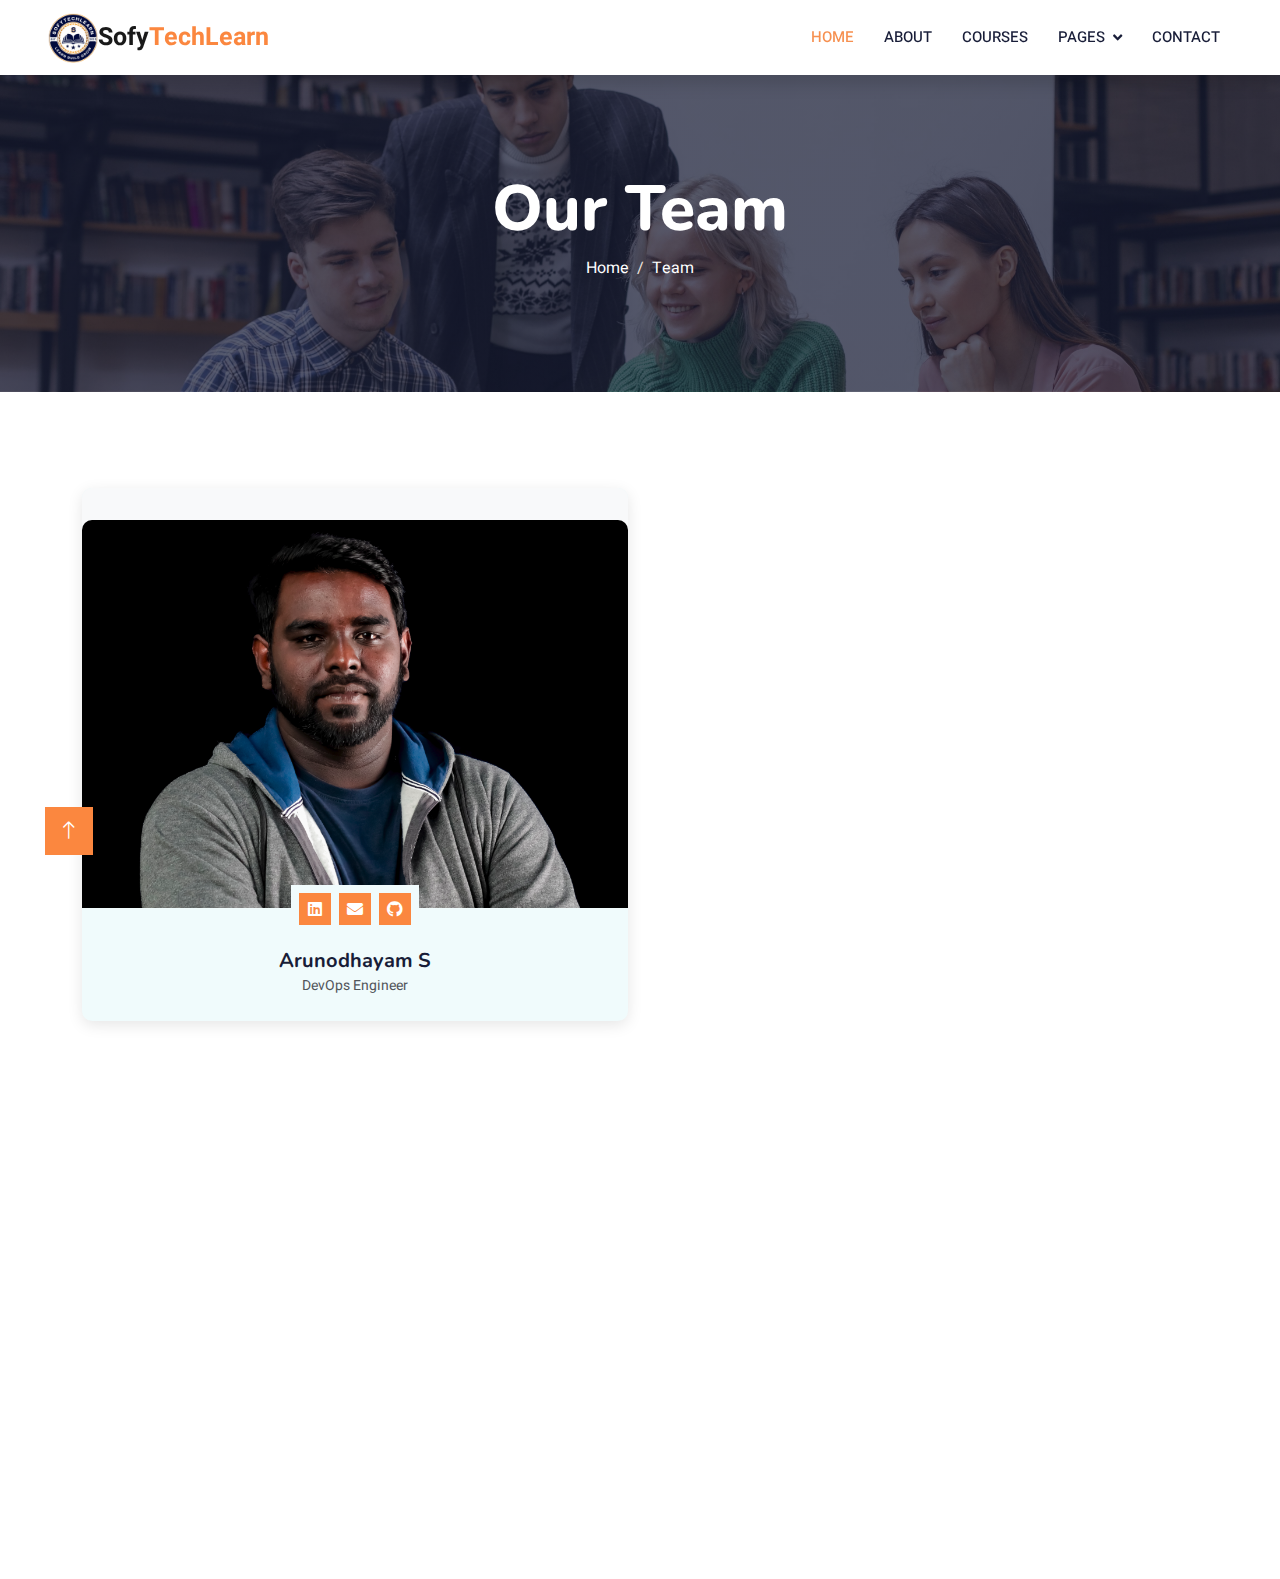
<file: team.html>
<!DOCTYPE html>
<html lang="en">

<head>
    <meta charset="utf-8">
    <title>SofyTechLearn : Team</title>
    <meta content="width=device-width, initial-scale=1.0" name="viewport">
    <meta content="" name="keywords">
    <meta content="" name="description">

    <!-- Favicon -->
    <link href="img/new.png" rel="icon">

    <!-- Google Web Fonts -->
    <link rel="preconnect" href="https://fonts.googleapis.com">
    <link rel="preconnect" href="https://fonts.gstatic.com" crossorigin>
    <link
        href="https://fonts.googleapis.com/css2?family=Heebo:wght@400;500;600&family=Nunito:wght@600;700;800&display=swap"
        rel="stylesheet">

    <!-- Icon Font Stylesheet -->
    <link href="https://cdnjs.cloudflare.com/ajax/libs/font-awesome/5.10.0/css/all.min.css" rel="stylesheet">
    <link href="https://cdn.jsdelivr.net/npm/bootstrap-icons@1.4.1/font/bootstrap-icons.css" rel="stylesheet">

    <!-- Libraries Stylesheet -->
    <link href="lib/animate/animate.min.css" rel="stylesheet">
    <link href="lib/owlcarousel/assets/owl.carousel.min.css" rel="stylesheet">

    <!-- Customized Bootstrap Stylesheet -->
    <link href="css/bootstrap.min.css" rel="stylesheet">

    <!-- Template Stylesheet -->
    <link href="css/style.css" rel="stylesheet">



</head>

<body>
    <!-- Spinner Start -->
    <div id="spinner"
        class="show bg-white position-fixed translate-middle w-100 vh-100 top-50 start-50 d-flex align-items-center justify-content-center">
        <div class="spinner-border text-primary" style="width: 3rem; height: 3rem;" role="status">
            <span class="sr-only">Loading...</span>
        </div>
    </div>
    <!-- Spinner End -->


    <!-- Navbar Start -->
    <nav class="navbar navbar-expand-lg bg-white navbar-light shadow sticky-top p-0">
        <a href="index.html" class="navbar-brand d-flex align-items-center px-4 px-lg-5">
            <p class="m-0 fw-bold" style="font-size: 25px;"><img src="img/new.png" alt="" height="50px">Sofy<span
                    style="color: #fb873f;">TechLearn</span></p>
        </a>
        <button type="button" class="navbar-toggler me-4" data-bs-toggle="collapse" data-bs-target="#navbarCollapse"
            style="border: none;">
            <span class="navbar-toggler-icon"></span>
        </button>
        <div class="collapse navbar-collapse" id="navbarCollapse">
            <div class="navbar-nav ms-auto p-4 p-lg-0">
                <a href="index.html" class="nav-item nav-link active">Home</a>
                <a href="about.html" class="nav-item nav-link">About</a>
                <a href="courses.html" class="nav-item nav-link">Courses</a>
                <div class="nav-item dropdown">
                    <a href="#" class="nav-link dropdown-toggle" data-bs-toggle="dropdown">Pages</a>
                    <div class="dropdown-menu fade-down m-0">
                        <a href="team.html" class="dropdown-item">Our Team</a>
                        <!-- <a href="testimonial.html" class="dropdown-item">Testimonial</a> -->

                    </div>
                </div>
                <a href="contact.html" class="nav-item nav-link">Contact</a>
                <!-- <a href="login.html" class="nav-item nav-link"><i class="fa fa-user"></i></a> -->
                <a href="#" class="nav-item nav-link">
                    <div id="google_translate_element"></div>
                </a>
            </div>
        </div>
    </nav>
    <!-- Navbar End -->



    <!-- Header Start -->
    <div class="container-fluid bg-primary py-5 mb-5 page-header">
        <div class="container py-5">
            <div class="row justify-content-center">
                <div class="col-lg-10 text-center">
                    <h1 class="display-3 text-white animated slideInDown">Our Team</h1>
                    <nav aria-label="breadcrumb">
                        <ol class="breadcrumb justify-content-center">
                            <li class="breadcrumb-item"><a class="text-white" href="index.html">Home</a></li>
                            <li class="breadcrumb-item text-white active" aria-current="page">Team</li>
                        </ol>
                    </nav>
                </div>
            </div>
        </div>
    </div>
    <!-- Header End -->



    <!-- Team Start -->
    <div class="container-xxl py-5">
        <div class="container">
            <div class="row g-4">
                <div class="col-lg-6 col-md-6 wow fadeInUp" data-wow-delay="0.1s">
                    <div class="team-item bg-light">
                        <div class="team-photo-container">
                            <img class="team-photo" src="img/updated.png" alt="Arunodhayam S">
                        </div>
                        <div class="position-relative d-flex justify-content-center" style="margin-top: -23px;">
                            <div class="bg-light d-flex justify-content-center pt-2 px-1">
                                <a target="_blank" class="btn btn-sm-square btn-primary mx-1"
                                    href="https://www.linkedin.com/in/arunodhayamsam/"><i
                                        class="fab fa-linkedin"></i></a>
                                <a target="_blank" class="btn btn-sm-square btn-primary mx-1"
                                    href="mailto:arunodhayam1998@gmail.com"><i class="fa fa-envelope"></i></a>
                                <a target="_blank" class="btn btn-sm-square btn-primary mx-1"
                                    href="https://github.com/arunodhayamsam"><i class="fab fa-github"></i></a>
                            </div>
                        </div>
                        <div class="text-center p-4">
                            <h5 class="mb-0">Arunodhayam S</h5>
                            <small>DevOps Engineer</small>
                        </div>
                    </div>
                </div>
                <!-- <div class="col-lg-6 col-md-6 wow fadeInUp" data-wow-delay="0.1s">
                    <div class="team-item bg-light">
                        <div class="overflow-hidden text-center pt-5">
                            <img class="img-fluid" src="img/team-2.png" alt="" style="height: 500px; width: 300px;">
                        </div>
                        <div class="position-relative d-flex justify-content-center" style="margin-top: -23px;">
                            <div class="bg-light d-flex justify-content-center pt-2 px-1">
                                <a target="_blank" class="btn btn-sm-square btn-primary mx-1"
                                    href="https://www.linkedin.com/in/keerti-vishwkarma-8ba754243/"><i
                                        class="fab fa-linkedin"></i></a>
                                <a target="_blank" class="btn btn-sm-square btn-primary mx-1"
                                    href="mailto:keertidvcorai@gmail.com"><i class="fa fa-envelope"></i></a>
                                <a target="_blank" class="btn btn-sm-square btn-primary mx-1"
                                    href="https://github.com/keerti1924"><i class="fab fa-github"></i></a>
                            </div>
                        </div>
                        <div class="text-center p-4">
                            <h5 class="mb-0">Keerti Vishwkarma</h5>
                            <small>Team Member</small>
                        </div>
                    </div>
                </div> -->
            </div>
        </div>
    </div>
    <!-- Team End -->


    <!-- Footer Start -->
    <div class="container-fluid bg-dark text-light footer pt-5 mt-5 wow fadeIn" data-wow-delay="0.1s">
        <div class="container py-5">
            <div class="row g-5">
                <div class="col-lg-4 col-md-6">
                    <h4 class="text-white mb-3">Quick Link</h4>
                    <p><a class="text-light" href="about.html">About Us</a></p>
                    <p><a class="text-light" href="contact.html">Contact Us</a></p>
                    <p><a class="text-light" href="">Privacy Policy</a></p>
                    <p><a class="text-light" href="">Terms & Condition</a></p>
                    <p><a class="text-light" href="">FAQs & Help</a></p>
                </div>
                <div class="col-lg-4 col-md-6">
                    <h4 class="text-white mb-3">Contact</h4>
                    <p class="mb-2"><i class="fa fa-map-marker-alt me-3"></i>Kovalam, Chennai, Tamil Nadu</p>
                    <p class="mb-2"><i class="fa fa-phone-alt me-3"></i>+91 9962890509</p>
                    <p class="mb-2"><i class="fa fa-envelope me-3"></i>sofytechlearn@gmail.com</p>
                    <div class="d-flex pt-2">
                        <a class="btn btn-outline-light btn-social" href=""><i class="fab fa-twitter"></i></a>
                        <a class="btn btn-outline-light btn-social" href=""><i class="fab fa-facebook-f"></i></a>
                        <a class="btn btn-outline-light btn-social" href=""><i class="fab fa-youtube"></i></a>
                        <a class="btn btn-outline-light btn-social" href=""><i class="fab fa-linkedin-in"></i></a>
                    </div>
                </div>

                <div class="col-lg-4 col-md-6">
                    <h4 class="text-white mb-3">Subscribe to our Newsletter</h4>
                    <p>Subscribe now and join our growing community of learners committed to lifelong education! </p>
                    <div class="position-relative mx-auto" style="max-width: 400px;">
                        <form action="#">
                            <input class="form-control border-0 w-100 py-3 ps-4 pe-5" type="email"
                                placeholder="Your email" required>
                            <button type="submit"
                                class="btn btn-primary py-2 position-absolute top-0 end-0 mt-2 me-2"><a
                                    href="mailto:keertidvcorai@gmail.com">Subscribe</a></button>
                        </form>
                    </div>
                </div>
            </div>
        </div>
        <div class="container">
            <div class="copyright">
                <div class="row">
                    <div class="col-md-6 text-center text-md-start mb-3 mb-md-0">
                        &copy; <a class="border-bottom" href="index.html">SofyTechLearn</a>, All Right Reserved.

                    </div>
                </div>
            </div>
        </div>
    </div>
    <!-- Footer End -->


    <!-- Back to Top -->
    <a href="#" class="btn btn-lg btn-primary btn-lg-square back-to-top"><i class="bi bi-arrow-up"></i></a>


    <!-- JavaScript Libraries -->
    <script src="https://code.jquery.com/jquery-3.4.1.min.js"></script>
    <script src="https://cdn.jsdelivr.net/npm/bootstrap@5.0.0/dist/js/bootstrap.bundle.min.js"></script>
    <script src="lib/wow/wow.min.js"></script>
    <script src="lib/easing/easing.min.js"></script>
    <script src="lib/waypoints/waypoints.min.js"></script>
    <script src="lib/owlcarousel/owl.carousel.min.js"></script>

    <!-- Template Javascript -->
    <script src="js/main.js"></script>

    <!-- Custom Team Photo Styling -->
    <style>
        /* Perfect Photo Layout System */
        .team-photo-container {
            overflow: hidden;
            text-align: center;
            padding-top: 2rem;
            position: relative;
            width: 100%;
            height: 420px; /* Fixed container height */
            display: flex;
            align-items: center;
            justify-content: center;
            background: #f8f9fa;
            border-radius: 10px 10px 0 0;
        }

        .team-photo {
            width: 100%;
            height: 100%;
            object-fit: cover; /* Ensures photo covers entire area */
            object-position: center center; /* Centers the photo */
            transition: transform 0.5s ease;
            border-radius: 10px 10px 0 0;
        }

        /* Hover effect */
        .team-item:hover .team-photo {
            transform: scale(1.05);
        }

        /* Responsive adjustments */
        @media (max-width: 768px) {
            .team-photo-container {
                height: 350px;
            }
        }

        @media (max-width: 576px) {
            .team-photo-container {
                height: 300px;
            }
        }

        /* Additional team item styling */
        .team-item {
            border-radius: 10px;
            overflow: hidden;
            box-shadow: 0 4px 15px rgba(0, 0, 0, 0.1);
            transition: all 0.3s ease;
        }

        .team-item:hover {
            transform: translateY(-5px);
            box-shadow: 0 8px 25px rgba(0, 0, 0, 0.15);
        }
    </style>
</body>

</html>
</file>
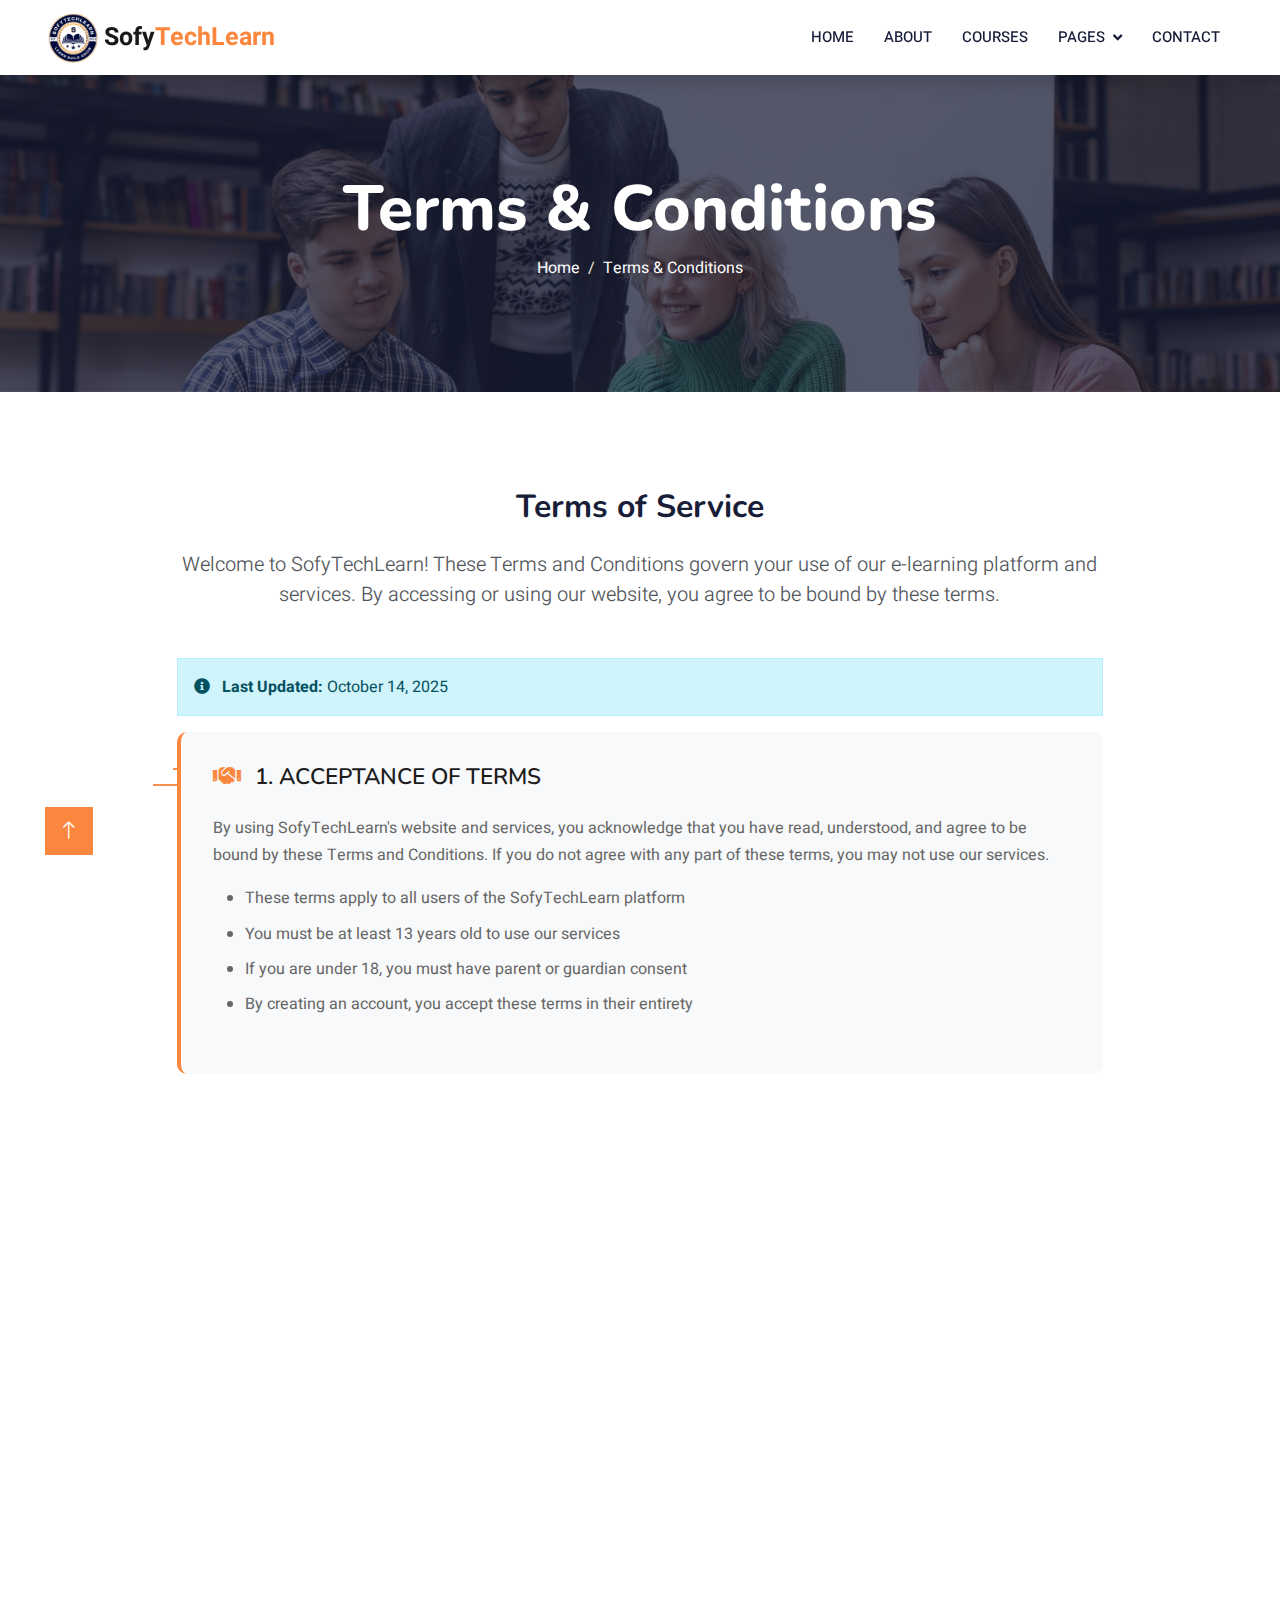
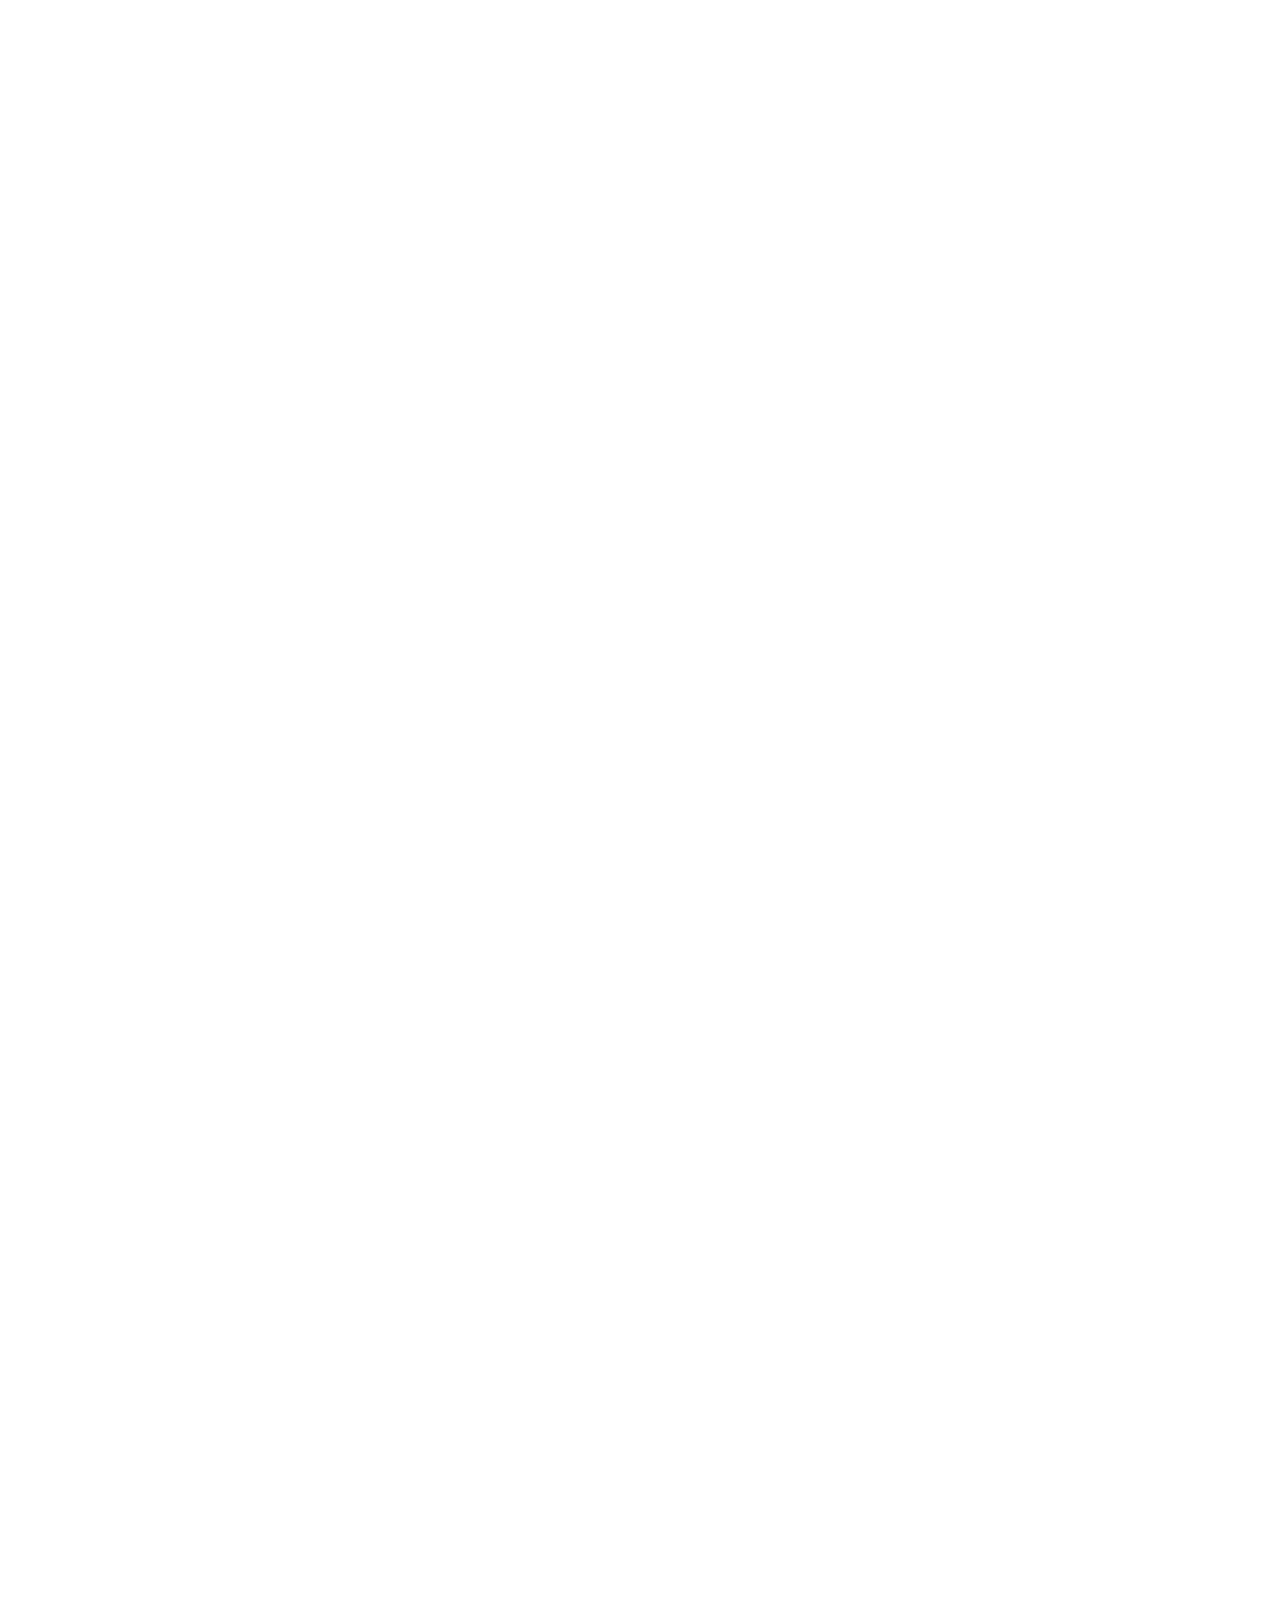
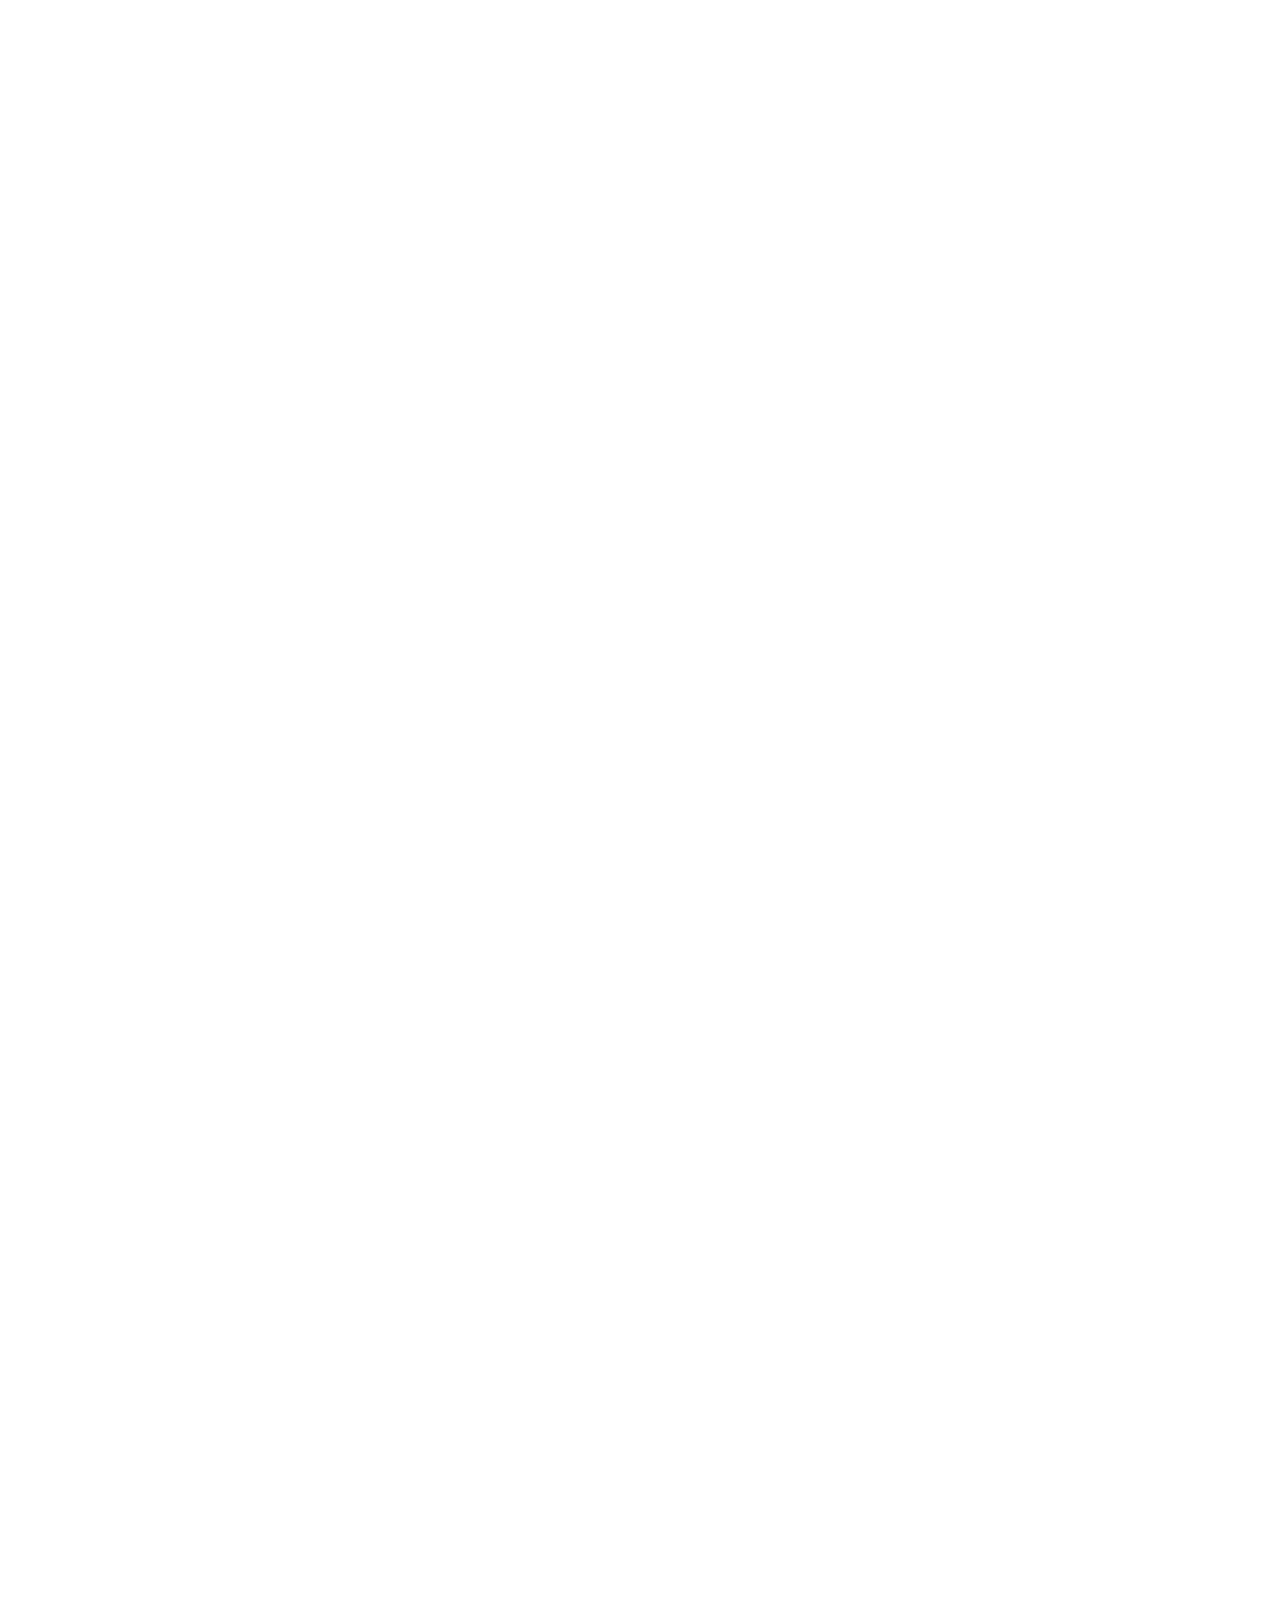
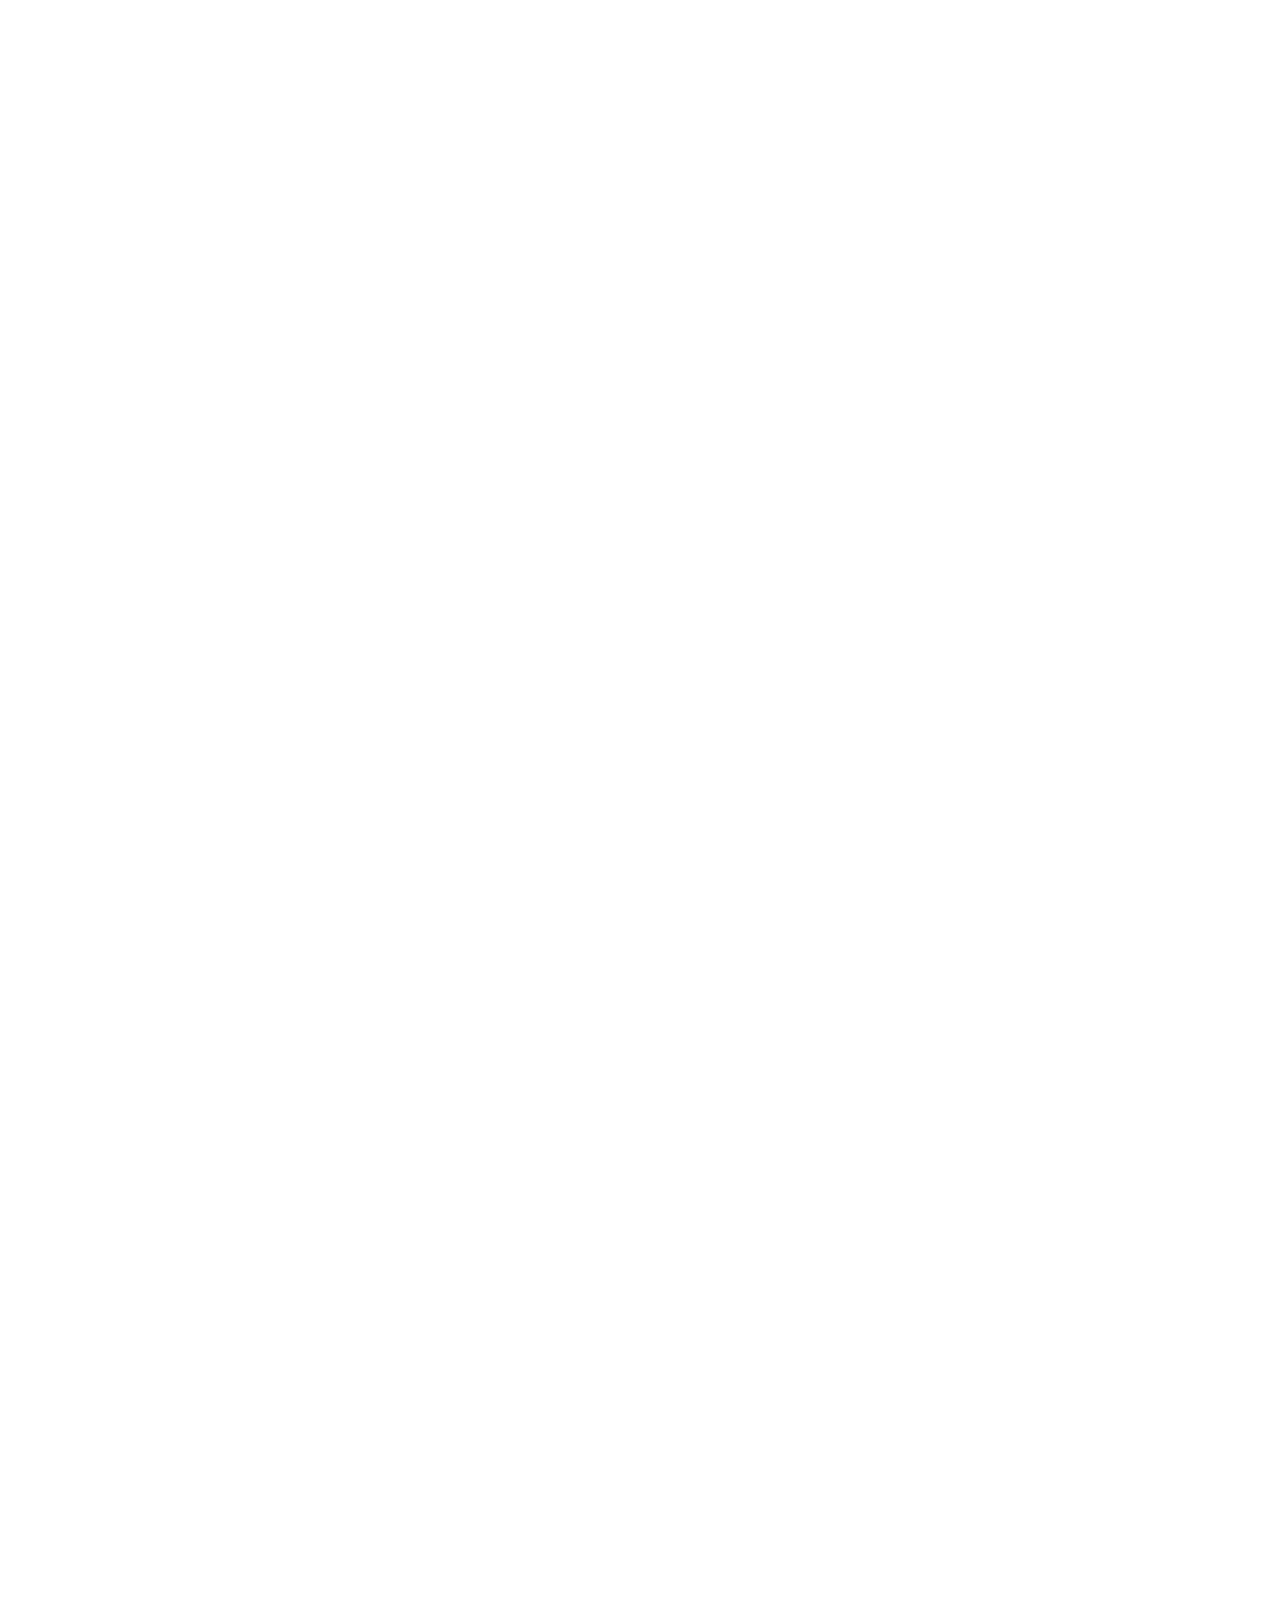
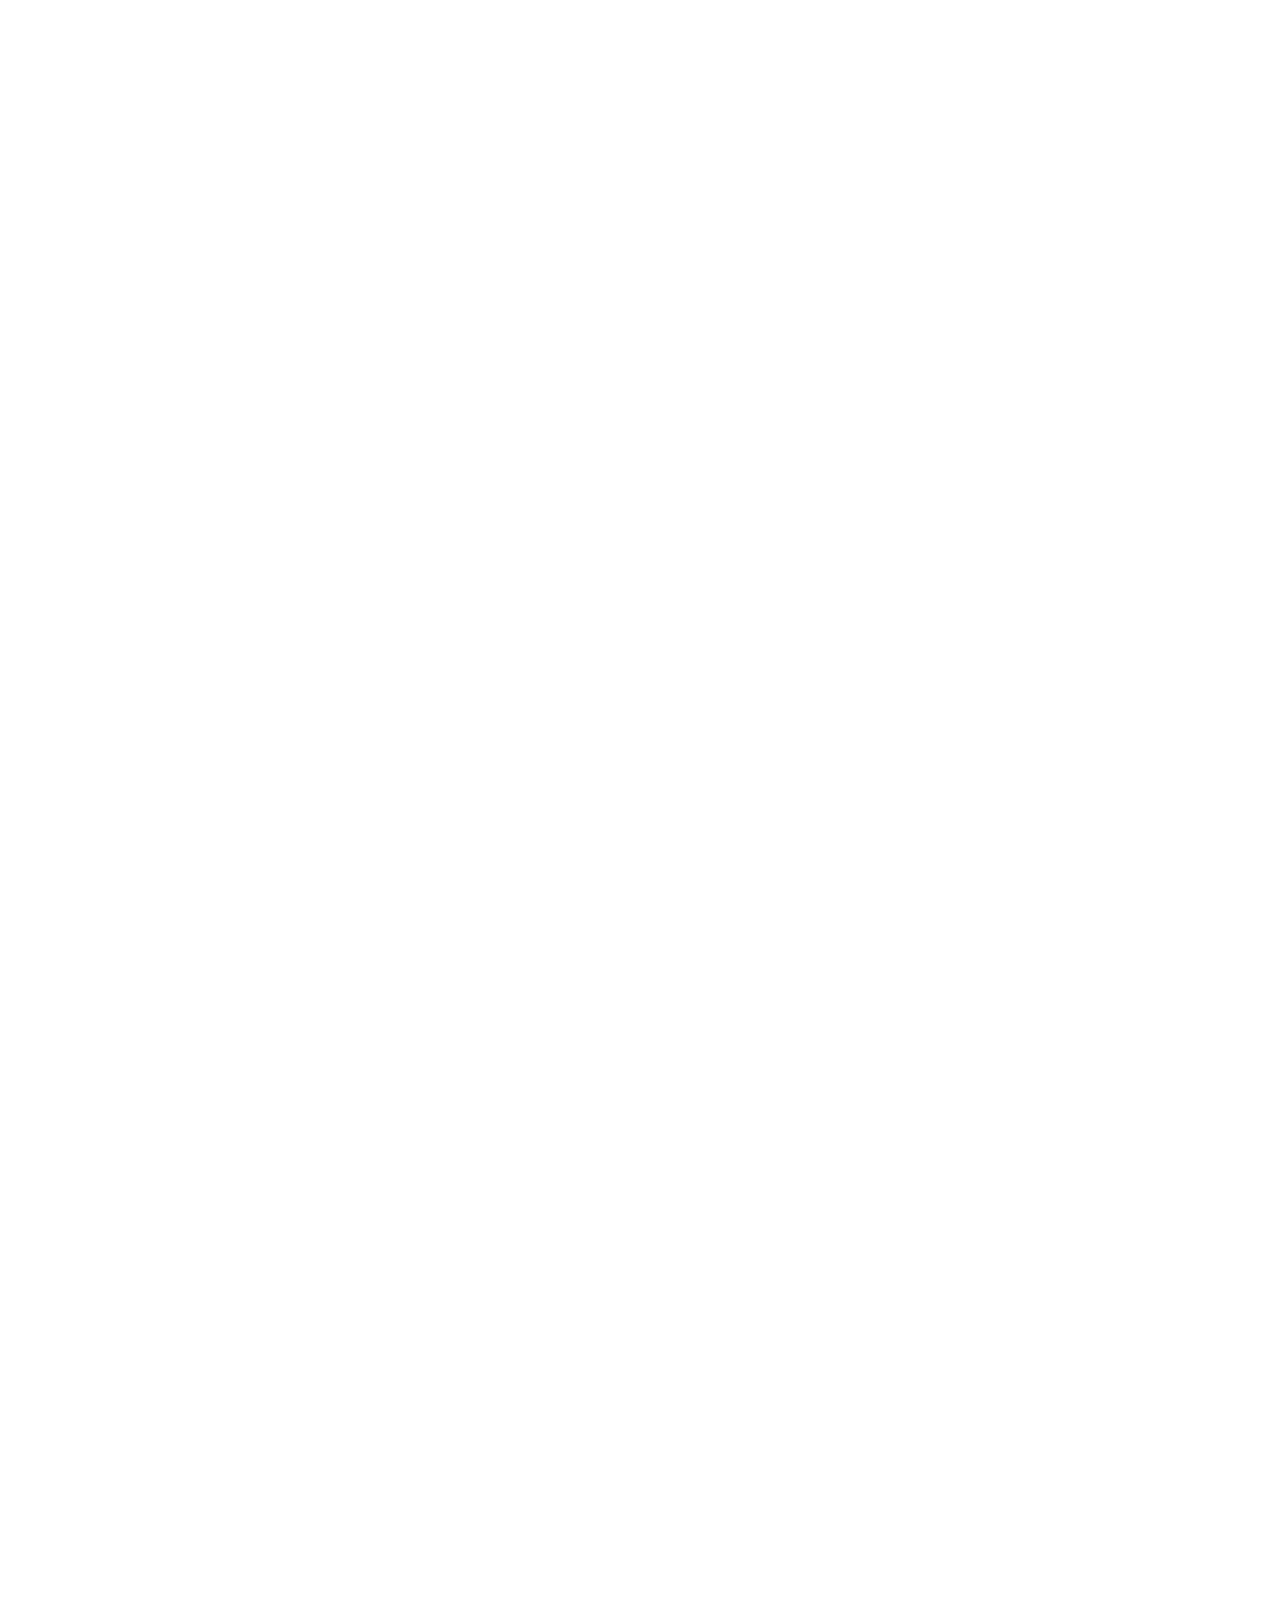
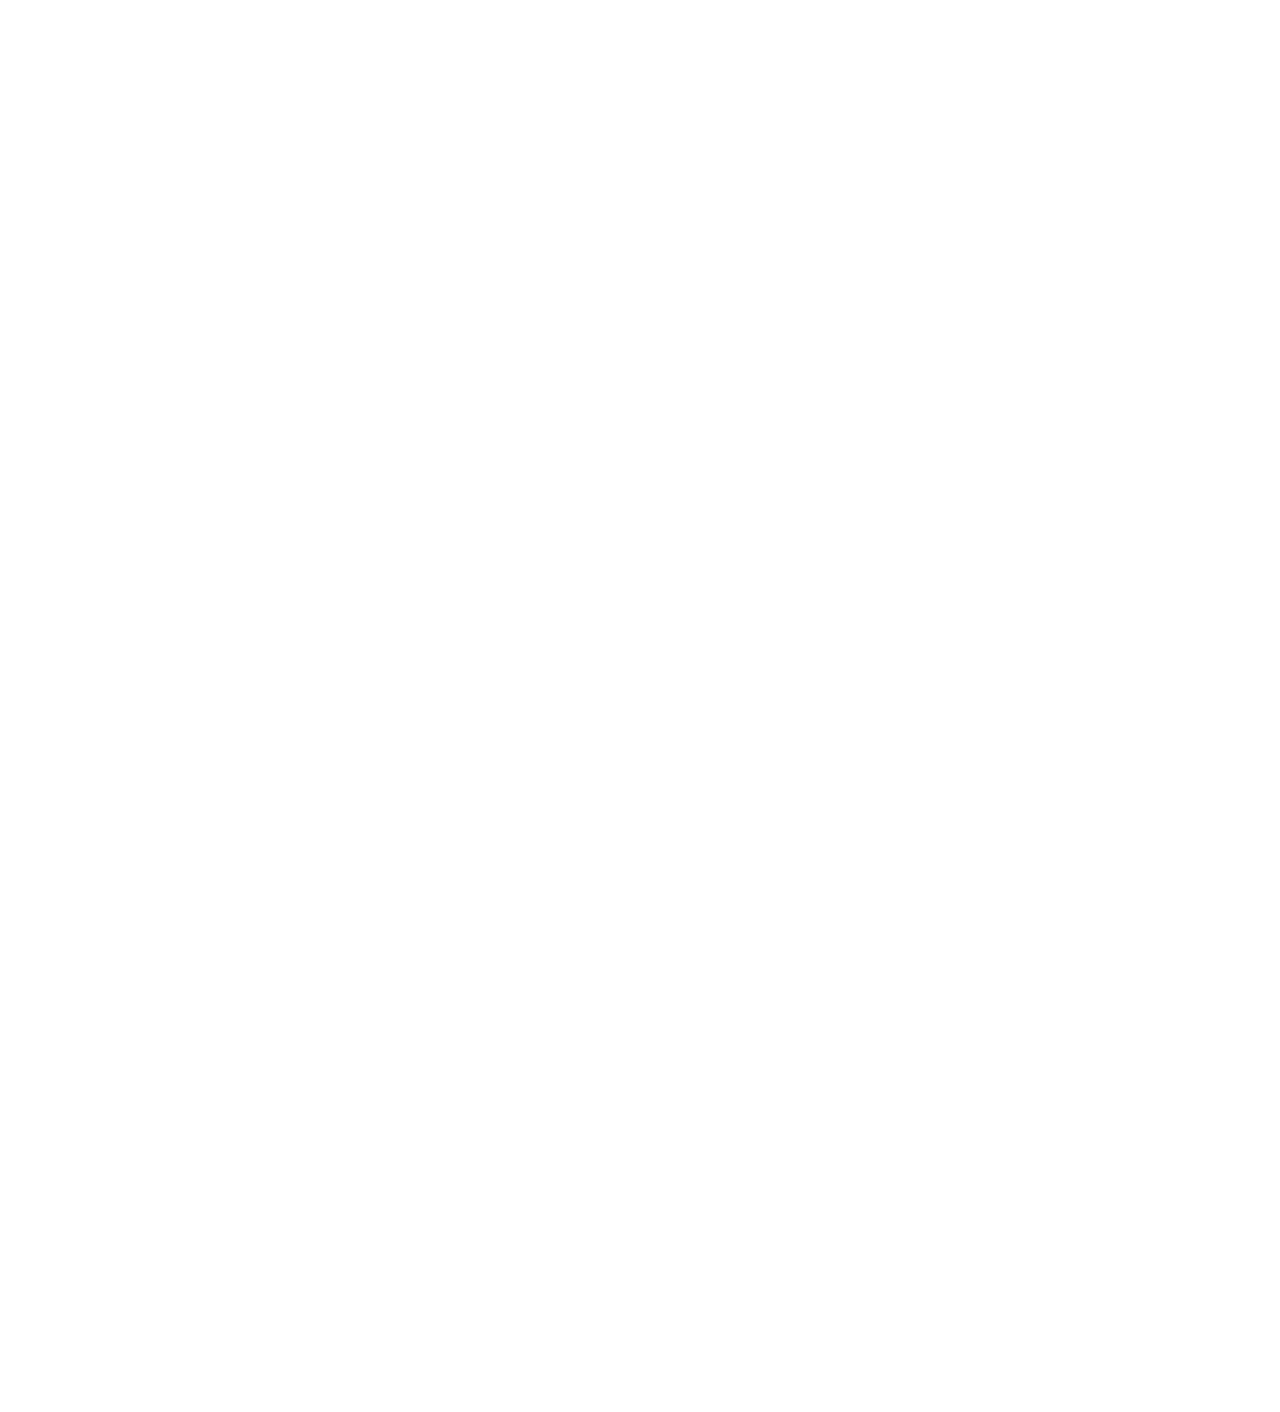
<file: terms.html>
<!DOCTYPE html>
<html lang="en">

<head>
    <!-- Meta Tags -->
    <meta charset="utf-8">
    <meta name="viewport" content="width=device-width, initial-scale=1.0">
    <meta name="keywords" content="terms and conditions, sofytechlearn, terms of use, e-learning, online courses">
    <meta name="description" content="SofyTechLearn Terms and Conditions - Read our terms of service for using our online learning platform">
    
    <title>SofyTechLearn - Terms and Conditions</title>

    <!-- Favicon -->
    <link href="img/new.png" rel="icon">

    <!-- Google Web Fonts -->
    <link rel="preconnect" href="https://fonts.googleapis.com">
    <link rel="preconnect" href="https://fonts.gstatic.com" crossorigin>
    <link href="https://fonts.googleapis.com/css2?family=Heebo:wght@400;500;600&family=Nunito:wght@600;700;800&display=swap" rel="stylesheet">

    <!-- Icon Font Stylesheets -->
    <link href="https://cdnjs.cloudflare.com/ajax/libs/font-awesome/5.10.0/css/all.min.css" rel="stylesheet">
    <link href="https://cdn.jsdelivr.net/npm/bootstrap-icons@1.4.1/font/bootstrap-icons.css" rel="stylesheet">

    <!-- Library Stylesheets -->
    <link href="lib/animate/animate.min.css" rel="stylesheet">
    <link href="lib/owlcarousel/assets/owl.carousel.min.css" rel="stylesheet">

    <!-- Bootstrap & Custom Stylesheets -->
    <link href="css/bootstrap.min.css" rel="stylesheet">
    <link href="css/style.css" rel="stylesheet">
</head>

<body>
    <!-- Spinner Start -->
    <div id="spinner"
        class="show bg-white position-fixed translate-middle w-100 vh-100 top-50 start-50 d-flex align-items-center justify-content-center">
        <div class="spinner-border text-primary" style="width: 3rem; height: 3rem;" role="status">
            <span class="sr-only">Loading...</span>
        </div>
    </div>
    <!-- Spinner End -->

    <!-- Navigation Bar Start -->
    <nav class="navbar navbar-expand-lg bg-white navbar-light shadow sticky-top p-0">
        <a href="index.html" class="navbar-brand d-flex align-items-center px-4 px-lg-5">
            <p class="m-0 fw-bold" style="font-size: 25px;">
                <img src="img/new.png" alt="SofyTechLearn Logo" height="50px">
                Sofy<span style="color: #fb873f;">TechLearn</span>
            </p>
        </a>
        
        <button type="button" class="navbar-toggler me-4" data-bs-toggle="collapse" data-bs-target="#navbarCollapse" style="border: none;">
            <span class="navbar-toggler-icon"></span>
        </button>
        
        <div class="collapse navbar-collapse" id="navbarCollapse">
            <div class="navbar-nav ms-auto p-4 p-lg-0">
                <a href="index.html" class="nav-item nav-link">Home</a>
                <a href="about.html" class="nav-item nav-link">About</a>
                <a href="courses.html" class="nav-item nav-link">Courses</a>
                <div class="nav-item dropdown">
                    <a href="#" class="nav-link dropdown-toggle" data-bs-toggle="dropdown">Pages</a>
                    <div class="dropdown-menu fade-down m-0">
                        <a href="team.html" class="dropdown-item">Our Team</a>
                        <a href="testimonial.html" class="dropdown-item">Testimonial</a>
                        <a href="privacy.html" class="dropdown-item">Privacy Policy</a>
                        <a href="terms.html" class="dropdown-item active">Terms & Conditions</a>
                    </div>
                </div>
                <a href="contact.html" class="nav-item nav-link">Contact</a>
                <a href="#" class="nav-item nav-link">
                    <div id="google_translate_element"></div>
                </a>
            </div>
        </div>
    </nav>
    <!-- Navigation Bar End -->

    <!-- Page Header Start -->
    <div class="container-fluid bg-primary py-5 mb-5 page-header">
        <div class="container py-5">
            <div class="row justify-content-center">
                <div class="col-lg-10 text-center">
                    <h1 class="display-3 text-white animated slideInDown">Terms & Conditions</h1>
                    <nav aria-label="breadcrumb">
                        <ol class="breadcrumb justify-content-center">
                            <li class="breadcrumb-item">
                                <a class="text-white" href="index.html">Home</a>
                            </li>
                            <li class="breadcrumb-item text-white active" aria-current="page">Terms & Conditions</li>
                        </ol>
                    </nav>
                </div>
            </div>
        </div>
    </div>
    <!-- Page Header End -->

    <!-- Terms and Conditions Content Start -->
    <div class="container-xxl py-5">
        <div class="container">
            <!-- Introduction -->
            <div class="row justify-content-center">
                <div class="col-lg-10">
                    <div class="text-center wow fadeInUp" data-wow-delay="0.1s">
                        <h2 class="mb-4">Terms of Service</h2>
                        <p class="lead mb-5">
                            Welcome to SofyTechLearn! These Terms and Conditions govern your use of our e-learning platform 
                            and services. By accessing or using our website, you agree to be bound by these terms.
                        </p>
                    </div>

                    <!-- Last Updated -->
                    <div class="alert alert-info wow fadeInUp" data-wow-delay="0.2s">
                        <i class="fas fa-info-circle me-2"></i>
                        <strong>Last Updated:</strong> October 14, 2025
                    </div>

                    <!-- Terms and Conditions Sections -->
                    <div class="terms-content">
                        
                        <!-- Section 1: Acceptance of Terms -->
                        <div class="terms-section wow fadeInUp" data-wow-delay="0.3s">
                            <h3 class="section-title">
                                <i class="fas fa-handshake me-2" style="color: #fb873f;"></i>
                                1. Acceptance of Terms
                            </h3>
                            <div class="section-content">
                                <p>By using SofyTechLearn's website and services, you acknowledge that you have read, understood, and agree to be bound by these Terms and Conditions. If you do not agree with any part of these terms, you may not use our services.</p>
                                <ul>
                                    <li>These terms apply to all users of the SofyTechLearn platform</li>
                                    <li>You must be at least 13 years old to use our services</li>
                                    <li>If you are under 18, you must have parent or guardian consent</li>
                                    <li>By creating an account, you accept these terms in their entirety</li>
                                </ul>
                            </div>
                        </div>

                        <!-- Section 2: Description of Services -->
                        <div class="terms-section wow fadeInUp" data-wow-delay="0.4s">
                            <h3 class="section-title">
                                <i class="fas fa-graduation-cap me-2" style="color: #fb873f;"></i>
                                2. Description of Services
                            </h3>
                            <div class="section-content">
                                <p>SofyTechLearn provides premium online educational services including:</p>
                                <ul>
                                    <li><strong>Premium Online Courses:</strong> Access to comprehensive DevOps, Cloud Computing, and technology courses</li>
                                    <li><strong>Professional Certificates:</strong> Industry-recognized course completion certificates upon successful completion</li>
                                    <li><strong>High-Quality Learning Materials:</strong> Videos, documents, quizzes, and interactive content</li>
                                    <li><strong>Community Features:</strong> Discussion forums and peer interaction with industry professionals</li>
                                    <li><strong>Progress Tracking:</strong> Advanced monitoring of your learning journey and achievements</li>
                                    <li><strong>Expert Support:</strong> Direct access to instructors and technical support</li>
                                </ul>
                                <p>All courses are paid services with pricing clearly displayed. We reserve the right to modify, suspend, or discontinue any part of our services at any time with or without notice.</p>
                            </div>
                        </div>

                        <!-- Section 3: User Account and Registration -->
                        <div class="terms-section wow fadeInUp" data-wow-delay="0.5s">
                            <h3 class="section-title">
                                <i class="fas fa-user-plus me-2" style="color: #fb873f;"></i>
                                3. User Account and Registration
                            </h3>
                            <div class="section-content">
                                <h5>Account Creation</h5>
                                <p>To access certain features, you may need to create an account:</p>
                                <ul>
                                    <li>Provide accurate and complete information during registration</li>
                                    <li>Maintain and update your account information</li>
                                    <li>Keep your login credentials secure and confidential</li>
                                    <li>Notify us immediately of any unauthorized access</li>
                                </ul>

                                <h5>Account Responsibilities</h5>
                                <ul>
                                    <li>You are responsible for all activities under your account</li>
                                    <li>One person may not maintain multiple accounts</li>
                                    <li>Account sharing is prohibited</li>
                                    <li>We may suspend or terminate accounts that violate these terms</li>
                                </ul>
                            </div>
                        </div>

                        <!-- Section 4: Acceptable Use Policy -->
                        <div class="terms-section wow fadeInUp" data-wow-delay="0.6s">
                            <h3 class="section-title">
                                <i class="fas fa-shield-alt me-2" style="color: #fb873f;"></i>
                                4. Acceptable Use Policy
                            </h3>
                            <div class="section-content">
                                <h5>Permitted Uses</h5>
                                <p>You may use our platform for legitimate educational purposes in accordance with these terms.</p>

                                <h5>Prohibited Activities</h5>
                                <p>You agree NOT to:</p>
                                <ul>
                                    <li>Use the service for any illegal or unauthorized purpose</li>
                                    <li>Violate any laws in your jurisdiction</li>
                                    <li>Transmit viruses, malware, or other harmful code</li>
                                    <li>Attempt to gain unauthorized access to our systems</li>
                                    <li>Interfere with or disrupt the service or servers</li>
                                    <li>Create fake accounts or impersonate others</li>
                                    <li>Share copyrighted content without permission</li>
                                    <li>Engage in spam, harassment, or abusive behavior</li>
                                    <li>Use automated tools to access the service</li>
                                    <li>Reverse engineer or attempt to extract source code</li>
                                </ul>
                            </div>
                        </div>

                        <!-- Section 5: Intellectual Property Rights -->
                        <div class="terms-section wow fadeInUp" data-wow-delay="0.7s">
                            <h3 class="section-title">
                                <i class="fas fa-copyright me-2" style="color: #fb873f;"></i>
                                5. Intellectual Property Rights
                            </h3>
                            <div class="section-content">
                                <h5>Our Content</h5>
                                <p>All content on SofyTechLearn, including but not limited to:</p>
                                <ul>
                                    <li>Course materials, videos, and text</li>
                                    <li>Website design and layout</li>
                                    <li>Logos, trademarks, and branding</li>
                                    <li>Software and source code</li>
                                    <li>Graphics, images, and multimedia</li>
                                </ul>
                                <p>is protected by copyright and other intellectual property laws and is owned by SofyTechLearn or our licensors.</p>

                                <h5>User Content</h5>
                                <p>Content you submit to our platform:</p>
                                <ul>
                                    <li>You retain ownership of your original content</li>
                                    <li>You grant us a license to use, display, and distribute your content</li>
                                    <li>You must not submit copyrighted material without permission</li>
                                    <li>We may remove content that violates these terms</li>
                                </ul>
                            </div>
                        </div>

                        <!-- Section 6: Payment and Billing -->
                        <div class="terms-section wow fadeInUp" data-wow-delay="0.8s">
                            <h3 class="section-title">
                                <i class="fas fa-credit-card me-2" style="color: #fb873f;"></i>
                                6. Payment and Billing
                            </h3>
                            <div class="section-content">
                                <h5>Course Fees</h5>
                                <ul>
                                    <li>Course pricing is available upon request through our contact form</li>
                                    <li>Prices are subject to change without prior notice</li>
                                    <li>Payment terms and refund policies will be discussed during enrollment</li>
                                    <li>Prices may vary based on course duration, complexity, and current promotions</li>
                                    <li>Custom pricing may be available for bulk enrollments or corporate training</li>
                                </ul>

                                <h5>Payment Methods</h5>
                                <ul>
                                    <li>Payment methods are currently being set up and will be available soon</li>
                                    <li>For now, please contact us directly for course enrollment and payment arrangements</li>
                                    <li>Accepted payment methods will be updated on this page once available</li>
                                    <li>All future transactions will be processed securely through encrypted payment gateways</li>
                                    <li>Course access will be granted upon successful payment confirmation</li>
                                </ul>

                                <h5>Refund Policy</h5>
                                <ul>
                                    <li>Refund policies will be clearly communicated during the enrollment process</li>
                                    <li>Refund terms may vary based on course type and enrollment method</li>
                                    <li>No refunds typically granted after course completion or certificate issuance</li>
                                    <li>Technical issues preventing access will be resolved promptly</li>
                                    <li>All refund requests must be submitted through our contact form</li>
                                </ul>
                            </div>
                        </div>

                        <!-- Section 7: Course Access and Completion -->
                        <div class="terms-section wow fadeInUp" data-wow-delay="0.9s">
                            <h3 class="section-title">
                                <i class="fas fa-book-open me-2" style="color: #fb873f;"></i>
                                7. Course Access and Completion
                            </h3>
                            <div class="section-content">
                                <h5>Course Enrollment</h5>
                                <ul>
                                    <li>All courses are paid services with pricing information available upon inquiry</li>
                                    <li>Currently, enrollment requires direct contact with our team</li>
                                    <li>Access is granted upon successful payment confirmation and registration</li>
                                    <li>Course fees must be paid in full before accessing course materials</li>
                                    <li>Some courses may have prerequisites or requirements</li>
                                    <li>We reserve the right to limit enrollment in certain courses</li>
                                    <li>Refund policies will be communicated during the enrollment process</li>
                                </ul>

                                <h5>Certificates</h5>
                                <ul>
                                    <li>Professional certificates are included with paid course enrollment</li>
                                    <li>Certificates are awarded upon successful course completion and payment</li>
                                    <li>You must meet all course requirements and maintain payment status to receive a certificate</li>
                                    <li>Certificates are industry-recognized and enhance professional credentials</li>
                                    <li>We reserve the right to revoke certificates for violations of these terms or payment issues</li>
                                </ul>
                            </div>
                        </div>

                        <!-- Section 8: Disclaimers and Warranties -->
                        <div class="terms-section wow fadeInUp" data-wow-delay="1.0s">
                            <h3 class="section-title">
                                <i class="fas fa-exclamation-triangle me-2" style="color: #fb873f;"></i>
                                8. Disclaimers and Warranties
                            </h3>
                            <div class="section-content">
                                <h5>Service Availability</h5>
                                <ul>
                                    <li>Services are provided "as is" without warranties of any kind</li>
                                    <li>We do not guarantee uninterrupted or error-free service</li>
                                    <li>Technical issues may occasionally affect service availability</li>
                                    <li>We are not responsible for internet connectivity issues</li>
                                </ul>

                                <h5>Educational Content</h5>
                                <ul>
                                    <li>Course content is for educational purposes only</li>
                                    <li>Information may become outdated over time</li>
                                    <li>We make no guarantees about career outcomes or job placement</li>
                                    <li>Users are responsible for verifying information accuracy</li>
                                </ul>
                            </div>
                        </div>

                        <!-- Section 9: Limitation of Liability -->
                        <div class="terms-section wow fadeInUp" data-wow-delay="1.1s">
                            <h3 class="section-title">
                                <i class="fas fa-balance-scale me-2" style="color: #fb873f;"></i>
                                9. Limitation of Liability
                            </h3>
                            <div class="section-content">
                                <p>To the maximum extent permitted by law:</p>
                                <ul>
                                    <li>SofyTechLearn shall not be liable for any indirect, incidental, or consequential damages</li>
                                    <li>Our total liability shall not exceed the amount paid by you for our services</li>
                                    <li>We are not responsible for damages caused by third-party services or content</li>
                                    <li>Users assume all risks associated with using our platform</li>
                                    <li>These limitations apply regardless of the legal theory under which damages are claimed</li>
                                </ul>
                            </div>
                        </div>

                        <!-- Section 10: Privacy and Data Protection -->
                        <div class="terms-section wow fadeInUp" data-wow-delay="1.2s">
                            <h3 class="section-title">
                                <i class="fas fa-user-shield me-2" style="color: #fb873f;"></i>
                                10. Privacy and Data Protection
                            </h3>
                            <div class="section-content">
                                <p>Your privacy is important to us. Our data practices are governed by our Privacy Policy:</p>
                                <ul>
                                    <li>We collect and process personal data as described in our Privacy Policy</li>
                                    <li>You consent to data collection and processing by using our services</li>
                                    <li>We implement security measures to protect your information</li>
                                    <li>You have rights regarding your personal data as outlined in our Privacy Policy</li>
                                </ul>
                                <p>Please read our <a href="privacy.html">Privacy Policy</a> for detailed information about how we handle your data.</p>
                            </div>
                        </div>

                        <!-- Section 11: Termination -->
                        <div class="terms-section wow fadeInUp" data-wow-delay="1.3s">
                            <h3 class="section-title">
                                <i class="fas fa-times-circle me-2" style="color: #fb873f;"></i>
                                11. Termination
                            </h3>
                            <div class="section-content">
                                <h5>Termination by You</h5>
                                <ul>
                                    <li>You may stop using our services at any time</li>
                                    <li>You can request account deletion by contacting us</li>
                                    <li>Some data may be retained for legal or business purposes</li>
                                </ul>

                                <h5>Termination by Us</h5>
                                <p>We may suspend or terminate your access if you:</p>
                                <ul>
                                    <li>Violate these Terms and Conditions</li>
                                    <li>Engage in prohibited activities</li>
                                    <li>Fail to comply with our policies</li>
                                    <li>Provide false or misleading information</li>
                                </ul>

                                <h5>Effects of Termination</h5>
                                <ul>
                                    <li>Access to courses and materials will be revoked</li>
                                    <li>Account data may be deleted or anonymized</li>
                                    <li>Certificates earned before termination remain valid</li>
                                    <li>These terms continue to apply to past use of our services</li>
                                </ul>
                            </div>
                        </div>

                        <!-- Section 12: Changes to Terms -->
                        <div class="terms-section wow fadeInUp" data-wow-delay="1.4s">
                            <h3 class="section-title">
                                <i class="fas fa-edit me-2" style="color: #fb873f;"></i>
                                12. Changes to These Terms
                            </h3>
                            <div class="section-content">
                                <p>We reserve the right to modify these Terms and Conditions at any time:</p>
                                <ul>
                                    <li>Changes will be posted on this page with an updated date</li>
                                    <li>Material changes may be communicated via email or website notice</li>
                                    <li>Continued use after changes constitutes acceptance</li>
                                    <li>If you disagree with changes, you should stop using our services</li>
                                </ul>
                                <p>We encourage you to review these terms periodically for any updates.</p>
                            </div>
                        </div>

                        <!-- Section 13: Governing Law -->
                        <div class="terms-section wow fadeInUp" data-wow-delay="1.5s">
                            <h3 class="section-title">
                                <i class="fas fa-gavel me-2" style="color: #fb873f;"></i>
                                13. Governing Law and Jurisdiction
                            </h3>
                            <div class="section-content">
                                <p>These Terms and Conditions shall be governed by:</p>
                                <ul>
                                    <li>The laws of India, without regard to conflict of law principles</li>
                                    <li>Any disputes shall be resolved in the courts of Chennai, Tamil Nadu</li>
                                    <li>You consent to the jurisdiction of these courts</li>
                                    <li>If any provision is found invalid, the remaining terms remain in effect</li>
                                </ul>
                            </div>
                        </div>

                        <!-- Section 14: Contact Information -->
                        <div class="terms-section wow fadeInUp" data-wow-delay="1.6s">
                            <h3 class="section-title">
                                <i class="fas fa-envelope me-2" style="color: #fb873f;"></i>
                                14. Contact Information
                            </h3>
                            <div class="section-content">
                                <p>If you have any questions about these Terms and Conditions, please contact us:</p>
                                <div class="contact-info">
                                    <p><strong>SofyTechLearn</strong></p>
                                    <p><i class="fas fa-envelope me-2"></i>Email: <a href="mailto:sofytechlearn@gmail.com">sofytechlearn@gmail.com</a></p>
                                    <p><i class="fas fa-phone me-2"></i>Phone: +91 9962890509</p>
                                    <p><i class="fas fa-map-marker-alt me-2"></i>Address: Kovalam, Chennai, Tamil Nadu, India</p>
                                </div>
                                <p>We will respond to your inquiries within 48 hours during business days.</p>
                            </div>
                        </div>

                    </div>

                    <!-- Call to Action -->
                    <div class="text-center mt-5 wow fadeInUp" data-wow-delay="1.7s">
                        <div class="bg-primary text-white p-4 rounded">
                            <h4 class="mb-3">Questions About Our Terms?</h4>
                            <p class="mb-3">We're here to help clarify any questions you may have about our terms of service.</p>
                            <div class="d-flex justify-content-center gap-3 flex-wrap">
                                <a href="contact.html" class="btn btn-light btn-lg">Contact Us</a>
                                <a href="privacy.html" class="btn btn-outline-light btn-lg">Privacy Policy</a>
                            </div>
                        </div>
                    </div>

                </div>
            </div>
        </div>
    </div>
    <!-- Terms and Conditions Content End -->

    <!-- Footer Start -->
    <div class="container-fluid bg-dark text-light footer pt-5 mt-5 wow fadeIn" data-wow-delay="0.1s">
        <div class="container py-5">
            <div class="row g-5">
                <!-- Quick Links -->
                <div class="col-lg-4 col-md-6">
                    <h4 class="text-white mb-3">Quick Links</h4>
                    <div class="d-flex flex-column">
                        <a class="text-light mb-2" href="about.html">About Us</a>
                        <a class="text-light mb-2" href="contact.html">Contact Us</a>
                        <a class="text-light mb-2" href="courses.html">Our Courses</a>
                        <a class="text-light mb-2" href="privacy.html">Privacy Policy</a>
                        <a class="text-light mb-2" href="terms.html">Terms & Conditions</a>
                        <a class="text-light mb-2" href="#">FAQs & Help</a>
                    </div>
                </div>

                <!-- Contact Information -->
                <div class="col-lg-4 col-md-6">
                    <h4 class="text-white mb-3">Contact Information</h4>
                    <p class="mb-2">
                        <i class="fa fa-map-marker-alt me-3"></i>
                        Kovalam, Chennai, Tamil Nadu
                    </p>
                    <p class="mb-2">
                        <i class="fa fa-phone-alt me-3"></i>
                        +91 9962890509
                    </p>
                    <p class="mb-2">
                        <i class="fa fa-envelope me-3"></i>
                        sofytechlearn@gmail.com
                    </p>
                    
                    <!-- Social Media Links -->
                    <div class="d-flex pt-2">
                        <a class="btn btn-outline-light btn-social me-2" href="#" aria-label="Twitter">
                            <i class="fab fa-twitter"></i>
                        </a>
                        <a class="btn btn-outline-light btn-social me-2" href="#" aria-label="Facebook">
                            <i class="fab fa-facebook-f"></i>
                        </a>
                        <a class="btn btn-outline-light btn-social me-2" href="#" aria-label="YouTube">
                            <i class="fab fa-youtube"></i>
                        </a>
                        <a class="btn btn-outline-light btn-social" href="#" aria-label="LinkedIn">
                            <i class="fab fa-linkedin-in"></i>
                        </a>
                    </div>
                </div>

                <!-- Newsletter Subscription -->
                <div class="col-lg-4 col-md-6">
                    <h4 class="text-white mb-3">Newsletter</h4>
                    <p class="mb-4">
                        Subscribe now and join our growing community of learners committed to lifelong education!
                    </p>
                    <div class="position-relative mx-auto" style="max-width: 400px;">
                        <form action="#" method="POST">
                            <input class="form-control border-0 w-100 py-3 ps-4 pe-5" type="email" 
                                   placeholder="Your email address" required>
                            <button type="submit" class="btn btn-primary py-2 position-absolute top-0 end-0 mt-2 me-2">
                                Subscribe
                            </button>
                        </form>
                    </div>
                </div>
            </div>
        </div>

        <!-- Copyright -->
        <div class="container">
            <div class="copyright">
                <div class="row">
                    <div class="col-md-6 text-center text-md-start mb-3 mb-md-0">
                        &copy; <a class="border-bottom" href="index.html">SofyTechLearn</a>, All Rights Reserved.
                    </div>
                    <div class="col-md-6 text-center text-md-end">
                        Designed with ❤️ for Learning
                    </div>
                </div>
            </div>
        </div>
    </div>
    <!-- Footer End -->

    <!-- Back to Top Button -->
    <a href="#" class="btn btn-lg btn-primary btn-lg-square back-to-top" aria-label="Back to top">
        <i class="bi bi-arrow-up"></i>
    </a>

    <!-- JavaScript Libraries -->
    <script src="https://code.jquery.com/jquery-3.4.1.min.js"></script>
    <script src="https://cdn.jsdelivr.net/npm/bootstrap@5.0.0/dist/js/bootstrap.bundle.min.js"></script>
    <script src="lib/wow/wow.min.js"></script>
    <script src="lib/easing/easing.min.js"></script>
    <script src="lib/waypoints/waypoints.min.js"></script>
    <script src="lib/owlcarousel/owl.carousel.min.js"></script>

    <!-- Custom JavaScript -->
    <script src="js/main.js"></script>

    <!-- Google Translate -->
    <script type="text/javascript" src="//translate.google.com/translate_a/element.js?cb=googleTranslateElementInit"></script>
    <script type="text/javascript">
        function googleTranslateElementInit() {
            new google.translate.TranslateElement({pageLanguage: 'en'}, 'google_translate_element');
        }
    </script>

    <!-- Custom Terms and Conditions Styles -->
    <style>
        .terms-section {
            margin-bottom: 3rem;
            padding: 2rem;
            background: #f8f9fa;
            border-radius: 10px;
            border-left: 4px solid #fb873f;
        }

        .section-title {
            color: #1c1c1c;
            margin-bottom: 1.5rem;
            font-size: 1.4rem;
            font-weight: 600;
        }

        .section-content {
            color: #666;
            line-height: 1.7;
        }

        .section-content h5 {
            color: #fb873f;
            margin-top: 1.5rem;
            margin-bottom: 1rem;
            font-weight: 600;
        }

        .section-content ul {
            margin-bottom: 1.5rem;
        }

        .section-content li {
            margin-bottom: 0.5rem;
        }

        .contact-info p {
            margin-bottom: 0.8rem;
        }

        .contact-info a {
            color: #fb873f;
            text-decoration: none;
        }

        .contact-info a:hover {
            text-decoration: underline;
        }

        .section-content strong {
            color: #fb873f;
            font-weight: 600;
        }

        @media (max-width: 768px) {
            .terms-section {
                padding: 1.5rem;
                margin-bottom: 2rem;
            }
            
            .section-title {
                font-size: 1.2rem;
            }
            
            .d-flex.gap-3.flex-wrap {
                flex-direction: column;
                gap: 1rem !important;
            }
        }
    </style>
</body>

</html>
</file>
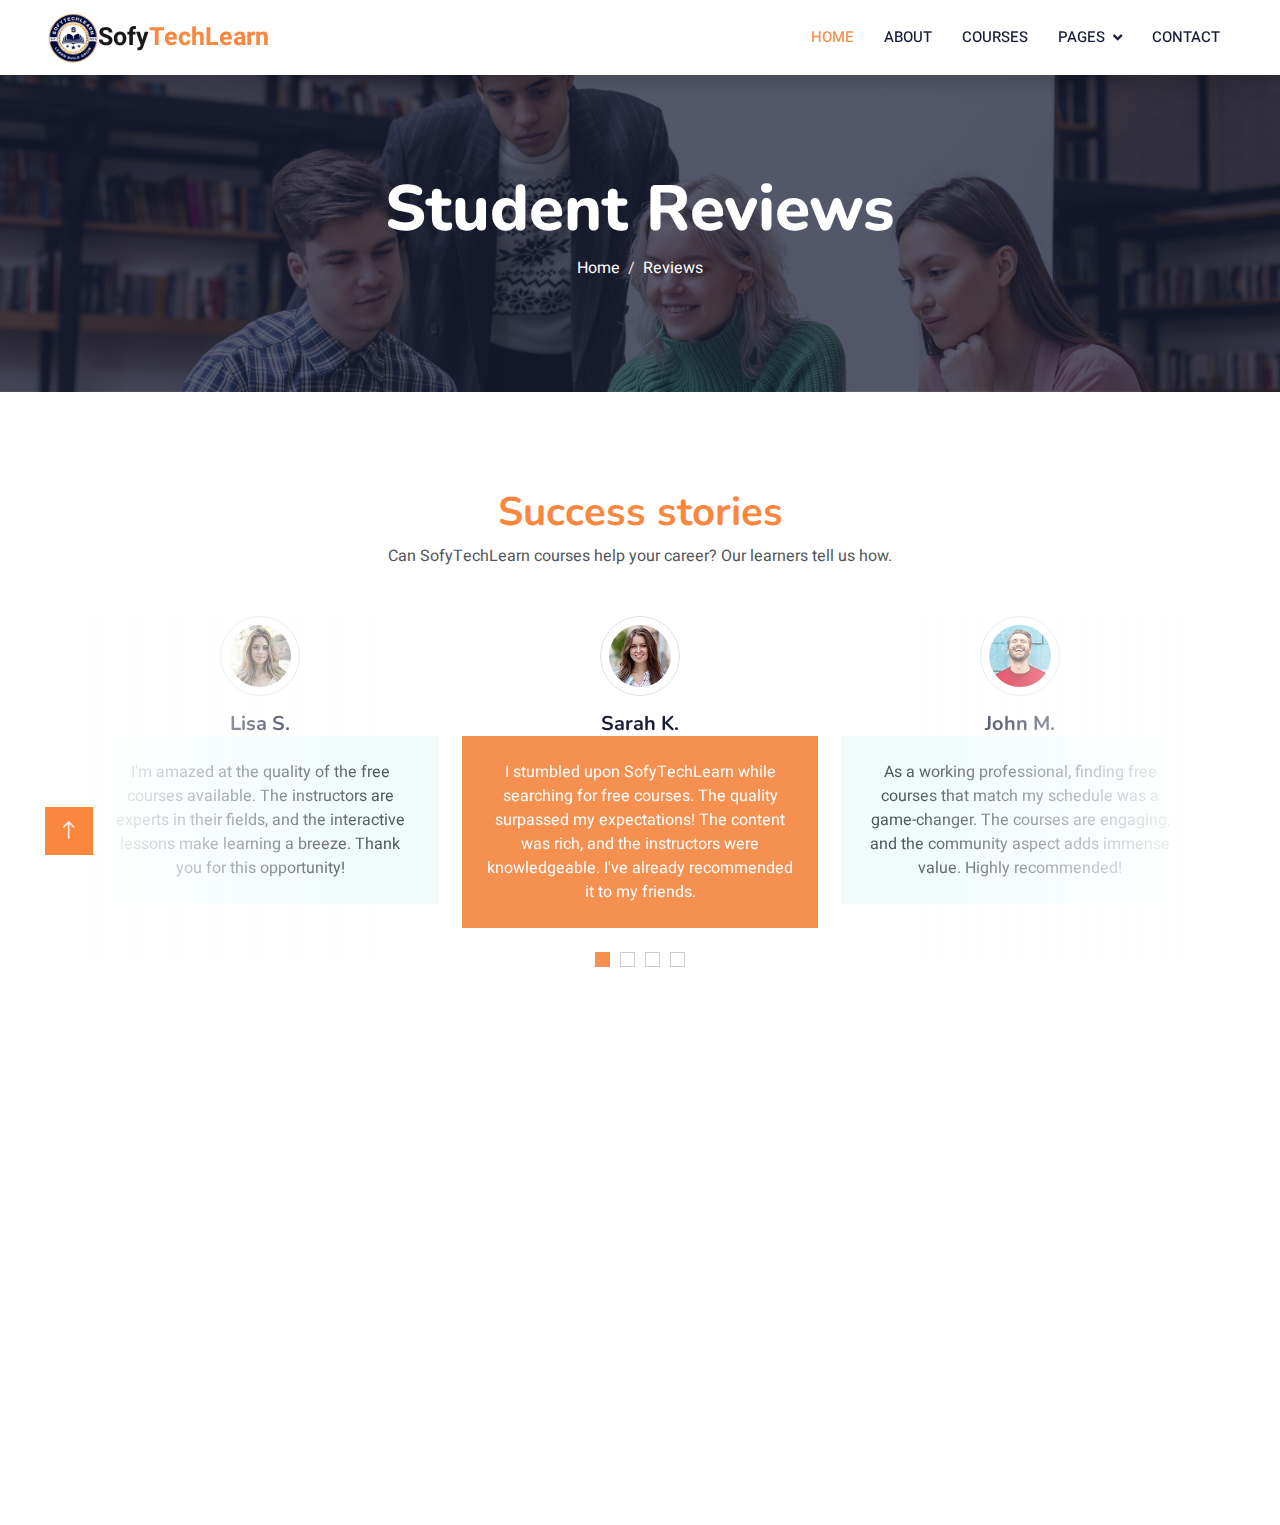
<file: testimonial.html>
<!DOCTYPE html>
<html lang="en">

<head>
    <meta charset="utf-8">
    <title>SofyTechLearn : Testimonial</title>
    <meta content="width=device-width, initial-scale=1.0" name="viewport">
    <meta content="" name="keywords">
    <meta content="" name="description">

    <!-- Favicon -->
    <link href="img/new.png" rel="icon">

    <!-- Google Web Fonts -->
    <link rel="preconnect" href="https://fonts.googleapis.com">
    <link rel="preconnect" href="https://fonts.gstatic.com" crossorigin>
    <link
        href="https://fonts.googleapis.com/css2?family=Heebo:wght@400;500;600&family=Nunito:wght@600;700;800&display=swap"
        rel="stylesheet">

    <!-- Icon Font Stylesheet -->
    <link href="https://cdnjs.cloudflare.com/ajax/libs/font-awesome/5.10.0/css/all.min.css" rel="stylesheet">
    <link href="https://cdn.jsdelivr.net/npm/bootstrap-icons@1.4.1/font/bootstrap-icons.css" rel="stylesheet">

    <!-- Libraries Stylesheet -->
    <link href="lib/animate/animate.min.css" rel="stylesheet">
    <link href="lib/owlcarousel/assets/owl.carousel.min.css" rel="stylesheet">

    <!-- Customized Bootstrap Stylesheet -->
    <link href="css/bootstrap.min.css" rel="stylesheet">

    <!-- Template Stylesheet -->
    <link href="css/style.css" rel="stylesheet">


</head>

<body>
    <!-- Spinner Start -->
    <div id="spinner"
        class="show bg-white position-fixed translate-middle w-100 vh-100 top-50 start-50 d-flex align-items-center justify-content-center">
        <div class="spinner-border text-primary" style="width: 3rem; height: 3rem;" role="status">
            <span class="sr-only">Loading...</span>
        </div>
    </div>
    <!-- Spinner End -->


    <!-- Navbar Start -->
    <nav class="navbar navbar-expand-lg bg-white navbar-light shadow sticky-top p-0">
        <a href="index.html" class="navbar-brand d-flex align-items-center px-4 px-lg-5">
            <p class="m-0 fw-bold" style="font-size: 25px;"><img src="img/new.png" alt="" height="50px">Sofy<span
                    style="color: #fb873f;">TechLearn</span></p>
        </a>
        <button type="button" class="navbar-toggler me-4" data-bs-toggle="collapse" data-bs-target="#navbarCollapse"
            style="border: none;">
            <span class="navbar-toggler-icon"></span>
        </button>
        <div class="collapse navbar-collapse" id="navbarCollapse">
            <div class="navbar-nav ms-auto p-4 p-lg-0">
                <a href="index.html" class="nav-item nav-link active">Home</a>
                <a href="about.html" class="nav-item nav-link">About</a>
                <a href="courses.html" class="nav-item nav-link">Courses</a>
                <div class="nav-item dropdown">
                    <a href="#" class="nav-link dropdown-toggle" data-bs-toggle="dropdown">Pages</a>
                    <div class="dropdown-menu fade-down m-0">
                        <a href="team.html" class="dropdown-item">Our Team</a>
                        <a href="testimonial.html" class="dropdown-item">Testimonial</a>
                    </div>
                </div>
                <a href="contact.html" class="nav-item nav-link">Contact</a>
                <!-- <a href="login.html" class="nav-item nav-link"><i class="fa fa-user"></i></a> -->
                <a href="#" class="nav-item nav-link">
                    <div id="google_translate_element"></div>
                </a>
            </div>
        </div>
    </nav>
    <!-- Navbar End -->



    <!-- Header Start -->
    <div class="container-fluid bg-primary py-5 mb-5 page-header">
        <div class="container py-5">
            <div class="row justify-content-center">
                <div class="col-lg-10 text-center">
                    <h1 class="display-3 text-white animated slideInDown">Student Reviews</h1>
                    <nav aria-label="breadcrumb">
                        <ol class="breadcrumb justify-content-center">
                            <li class="breadcrumb-item"><a class="text-white" href="index.html">Home</a></li>
                            <li class="breadcrumb-item text-white active" aria-current="page">Reviews</li>
                        </ol>
                    </nav>
                </div>
            </div>
        </div>
    </div>
    <!-- Header End -->


    <!-- Testimonial Start -->
    <div class="container-xxl py-5 wow fadeInUp" data-wow-delay="0.1s">
        <div class="container">
            <div class="text-center">
                <h1 class=" bg-white text-center px-3" style="color: #fb873f;">Success stories</h1>
                <p class="mb-5">Can SofyTechLearn courses help your career? Our learners tell us how.</p>
            </div>
            <div class="owl-carousel testimonial-carousel position-relative">
                <div class="testimonial-item text-center">
                    <img class="border rounded-circle p-2 mx-auto mb-3" src="img/testimonial-1.jpg"
                        style="width: 80px; height: 80px;">
                    <h5 class="mb-0">Sarah K.</h5>
                    <div class="testimonial-text bg-light text-center p-4">
                        <p class="mb-0">I stumbled upon SofyTechLearn while searching for free courses. The quality
                            surpassed my expectations! The content was rich, and the instructors were knowledgeable.
                            I've already recommended it to my friends.</p>
                    </div>
                </div>
                <div class="testimonial-item text-center">
                    <img class="border rounded-circle p-2 mx-auto mb-3" src="img/testimonial-2.jpg"
                        style="width: 80px; height: 80px;">
                    <h5 class="mb-0">John M.</h5>
                    <div class="testimonial-text bg-light text-center p-4">
                        <p class="mb-0">As a working professional, finding free courses that match my schedule was a
                            game-changer. The courses are engaging, and the community aspect adds immense value. Highly
                            recommended!</p>
                    </div>
                </div>
                <div class="testimonial-item text-center">
                    <img class="border rounded-circle p-2 mx-auto mb-3" src="img/testimonial-3.jpg"
                        style="width: 80px; height: 80px;">
                    <h5 class="mb-0">David P.</h5>
                    <div class="testimonial-text bg-light text-center p-4">
                        <p class="mb-0">I've taken multiple courses here, and each one has been fantastic. The
                            platform's design makes learning enjoyable, and the knowledge gained is invaluable. It's
                            hard to believe these courses are free!</p>
                    </div>
                </div>
                <div class="testimonial-item text-center">
                    <img class="border rounded-circle p-2 mx-auto mb-3" src="img/testimonial-4.jpg"
                        style="width: 80px; height: 80px;">
                    <h5 class="mb-0">Lisa S.</h5>
                    <div class="testimonial-text bg-light text-center p-4">
                        <p class="mb-0">I'm amazed at the quality of the free courses available. The instructors are
                            experts in their fields, and the interactive lessons make learning a breeze. Thank you for
                            this opportunity!</p>
                    </div>
                </div>
            </div>
        </div>
    </div>
    <!-- Testimonial End -->


    <!-- Footer Start -->
    <div class="container-fluid bg-dark text-light footer pt-5 mt-5 wow fadeIn" data-wow-delay="0.1s">
        <div class="container py-5">
            <div class="row g-5">
                <div class="col-lg-4 col-md-6">
                    <h4 class="text-white mb-3">Quick Link</h4>
                    <p><a class="text-light" href="about.html">About Us</a></p>
                    <p><a class="text-light" href="contact.html">Contact Us</a></p>
                    <p><a class="text-light" href="privacy.html">Privacy Policy</a></p>
                    <p><a class="text-light" href="terms.html">Terms & Condition</a></p>
                    <p><a class="text-light" href="">FAQs & Help</a></p>
                </div>
                <div class="col-lg-4 col-md-6">
                    <h4 class="text-white mb-3">Contact</h4>
                    <p class="mb-2"><i class="fa fa-map-marker-alt me-3"></i>Kovalam, Chennai, Tamil Nadu</p>
                    <p class="mb-2"><i class="fa fa-phone-alt me-3"></i>+91 9962890509</p>
                    <p class="mb-2"><i class="fa fa-envelope me-3"></i>sofytechlearn@gmail.com</p>
                    <div class="d-flex pt-2">
                        <a class="btn btn-outline-light btn-social" href=""><i class="fab fa-twitter"></i></a>
                        <a class="btn btn-outline-light btn-social" href=""><i class="fab fa-facebook-f"></i></a>
                        <a class="btn btn-outline-light btn-social" href=""><i class="fab fa-youtube"></i></a>
                        <a class="btn btn-outline-light btn-social" href=""><i class="fab fa-linkedin-in"></i></a>
                    </div>
                </div>

                <div class="col-lg-4 col-md-6">
                    <h4 class="text-white mb-3">Subscribe to our Newsletter</h4>
                    <p>Subscribe now and join our growing community of learners committed to lifelong education! </p>
                    <div class="position-relative mx-auto" style="max-width: 400px;">
                        <form action="#">
                            <input class="form-control border-0 w-100 py-3 ps-4 pe-5" type="email"
                                placeholder="Your email" required>
                            <button type="submit"
                                class="btn btn-primary py-2 position-absolute top-0 end-0 mt-2 me-2"><a
                                    href="mailto:keertidvcorai@gmail.com">Subscribe</a></button>
                        </form>
                    </div>
                </div>
            </div>
        </div>
        <div class="container">
            <div class="copyright">
                <div class="row">
                    <div class="col-md-6 text-center text-md-start mb-3 mb-md-0">
                        &copy; <a class="border-bottom" href="index.html">SofyTechLearn</a>, All Right Reserved.

                    </div>
                </div>
            </div>
        </div>
    </div>
    <!-- Footer End -->


    <!-- Back to Top -->
    <a href="#" class="btn btn-lg btn-primary btn-lg-square back-to-top"><i class="bi bi-arrow-up"></i></a>


    <!-- JavaScript Libraries -->
    <script src="https://code.jquery.com/jquery-3.4.1.min.js"></script>
    <script src="https://cdn.jsdelivr.net/npm/bootstrap@5.0.0/dist/js/bootstrap.bundle.min.js"></script>
    <script src="lib/wow/wow.min.js"></script>
    <script src="lib/easing/easing.min.js"></script>
    <script src="lib/waypoints/waypoints.min.js"></script>
    <script src="lib/owlcarousel/owl.carousel.min.js"></script>

    <!-- Template Javascript -->
    <script src="js/main.js"></script>
</body>

</html>
</file>
<file: css/style.css>
/********** Template CSS **********/
:root {
    --primary: #f69050;
    --light: #F0FBFC;
    --light: #f0e4de;
    --dark: #181d38;
}

.btn {
    background-color: #fb873f;
    border: none;
}

.btn a {
    text-decoration: none;
    color: #fff;
}

.btn:hover {
    background: transparent;
    color: var(--primary) !important;
    border: 1px solid var(--primary);
}

.btn:hover a {
    color: var(--primary) !important;
}

.btn-light {
    background-color: var(--light);
}

.btn-light:hover {
    background: transparent;
    color: var(--light) !important;
    border: 1px solid var(--light);
}

.fw-medium {
    font-weight: 600 !important;
}

.fw-semi-bold {
    font-weight: 700 !important;
}

.back-to-top {
    position: fixed;
    display: none;
    left: 45px;
    bottom: 45px;
    z-index: 99;
}


/*** Spinner ***/
#spinner {
    opacity: 0;
    visibility: hidden;
    transition: opacity .5s ease-out, visibility 0s linear .5s;
    z-index: 99999;
}

#spinner.show {
    transition: opacity .5s ease-out, visibility 0s linear 0s;
    visibility: visible;
    opacity: 1;
}


/*** Button ***/
.btn {
    font-family: 'Nunito', sans-serif;
    font-weight: 600;
    transition: .5s;
}

.btn.btn-primary,
.btn.btn-secondary {
    color: #FFFFFF;
}

.btn-square {
    width: 38px;
    height: 38px;
}

.btn-sm-square {
    width: 32px;
    height: 32px;
}

.btn-lg-square {
    width: 48px;
    height: 48px;
}

.btn-square,
.btn-sm-square,
.btn-lg-square {
    padding: 0;
    display: flex;
    align-items: center;
    justify-content: center;
    font-weight: normal;
    border-radius: 0px;
}


/*** Navbar ***/
.navbar .dropdown-toggle::after {
    border: none;
    content: "\f107";
    font-family: "Font Awesome 5 Free";
    font-weight: 900;
    vertical-align: middle;
    margin-left: 8px;
}

.navbar-light .navbar-nav .nav-link {
    margin-right: 30px;
    padding: 25px 0;
    color: #FFFFFF;
    font-size: 15px;
    text-transform: uppercase;
    outline: none;
}

.navbar-light .navbar-nav .nav-link:hover,
.navbar-light .navbar-nav .nav-link.active {
    color: var(--primary);
}

@media (max-width: 991.98px) {
    .navbar-light .navbar-nav .nav-link {
        margin-right: 0;
        padding: 10px 0;
    }

    .navbar-light .navbar-nav {
        border-top: 1px solid #EEEEEE;
    }
}

.navbar-light .navbar-brand,
.navbar-light a.btn {
    height: 75px;
}

.navbar-light .navbar-nav .nav-link {
    color: var(--dark);
    font-weight: 500;
}

.navbar-light.sticky-top {
    top: -100px;
    transition: .5s;
}

.navbar-toggler-icon {
    color: #fb873f;
}

.navbar-toggler {
    border: 2px solid #fb873f;
}

@media (min-width: 992px) {
    .navbar .nav-item .dropdown-menu {
        display: block;
        margin-top: 0;
        opacity: 0;
        visibility: hidden;
        transition: .5s;
    }

    .navbar .dropdown-menu.fade-down {
        top: 100%;
        transform: rotateX(-75deg);
        transform-origin: 0% 0%;
    }

    .navbar .nav-item:hover .dropdown-menu {
        top: 100%;
        transform: rotateX(0deg);
        visibility: visible;
        transition: .5s;
        opacity: 1;
    }
}

/*** Header carousel ***/

.header-carousel .owl-carousel-item {
    position: relative;
    height: 100vh;
}

.header-carousel p {
    margin-top: 20px;
    font-size: 20px;
    line-height: 30px;
}

@media (max-width: 1300px) {
    .header-carousel .owl-carousel-item {
        position: relative;
        min-height: 80vh;
    }

    .header-carousel .owl-carousel-item img {
        position: absolute;
        width: 100%;
        height: 100%;
        object-fit: cover;
    }
}

@media (max-width: 768px) {
    .header-carousel .owl-carousel-item {
        position: relative;
        min-height: 500px;
    }

    .header-carousel .owl-carousel-item img {
        position: absolute;
        width: 100%;
        height: 100%;
        object-fit: cover;
    }
}

@media (max-width: 430px) {

    .header-carousel .owl-carousel-item {
        position: relative;
        height: 500px;
    }

    .header-carousel .owl-carousel-item img {
        position: absolute;
        width: 100%;
        height: 100%;
        object-fit: cover;
    }

    .header-carousel h1 {
        font-size: 30px;
        line-height: 30px;
    }

    .header-carousel p {
        margin-top: 20px;
        font-size: 15px;
        line-height: 20px;
    }
}

.header-carousel .owl-nav {
    position: absolute;
    top: 50%;
    right: 8%;
    transform: translateY(-50%);
    display: flex;
    flex-direction: column;
}

.header-carousel .owl-nav .owl-prev,
.header-carousel .owl-nav .owl-next {
    margin: 7px 0;
    width: 45px;
    height: 45px;
    display: flex;
    align-items: center;
    justify-content: center;
    color: #FFFFFF;
    background: transparent;
    border: 1px solid #FFFFFF;
    font-size: 22px;
    transition: .5s;
}

.header-carousel .owl-nav .owl-prev:hover,
.header-carousel .owl-nav .owl-next:hover {
    background: var(--primary);
    border-color: var(--primary);
}

.page-header {
    background: linear-gradient(rgba(24, 29, 56, .7), rgba(24, 29, 56, .7)), url(../img/carousel-1.jpg);
    background-position: center center;
    background-repeat: no-repeat;
    background-size: cover;
}

.page-header-inner {
    background: rgba(15, 23, 43, .7);
}

.breadcrumb-item+.breadcrumb-item::before {
    color: var(--light);
}


/*** Section Title ***/
.section-title {
    position: relative;
    display: inline-block;
    text-transform: uppercase;
}

.section-title::before {
    position: absolute;
    content: "";
    width: calc(100% + 80px);
    height: 2px;
    top: 4px;
    left: -40px;
    background: var(--primary);
    z-index: -1;
}

.section-title::after {
    position: absolute;
    content: "";
    width: calc(100% + 120px);
    height: 2px;
    bottom: 5px;
    left: -60px;
    background: var(--primary);
    z-index: -1;
}

.section-title.text-start::before {
    width: calc(100% + 40px);
    left: 0;
}

.section-title.text-start::after {
    width: calc(100% + 60px);
    left: 0;
}


/*** Service ***/
.service-item {
    transition: .5s;
}


.service-item i {
    color: var(--primary);
}

.service-item:hover {
    margin-top: -10px;
    background: var(--primary);
}

.service-item * {
    transition: all .3s ease-in-out;
}

.service-item:hover * {
    color: #fff !important;
}

.course-item img {
    width: 100%;
    height: 200px;
    border-radius: 5px;
}

/*** Categories & Courses ***/

.category .content {
    cursor: pointer;
    transition: .5s;
}

.category .content:hover {
    background-color: var(--primary);
    color: #fff;
}

.category .content h5 a {
    text-decoration: none;
    color: var(--dark);
    transition: all 0.3s ease-in-out;
}

.category .content:hover h5 a {
    color: #fff !important;
}

.category img {
    width: 50px;
    height: 50px;
}

.category img,
.course-item img {
    transition: .5s;
}

.category a:hover img,
.course-item:hover img {
    transform: scale(1.1);
    margin-top: -10px;
}


/*** Team ***/
.team-item img {
    transition: .5s;
}

.team-item:hover img {
    transform: scale(1.1);
}


/*** Testimonial ***/
.testimonial-carousel::before {
    position: absolute;
    content: "";
    top: 0;
    left: 0;
    height: 100%;
    width: 0;
    background: linear-gradient(to right, rgba(255, 255, 255, 1) 0%, rgba(255, 255, 255, 0) 100%);
    z-index: 1;
}

.testimonial-carousel::after {
    position: absolute;
    content: "";
    top: 0;
    right: 0;
    height: 100%;
    width: 0;
    background: linear-gradient(to left, rgba(255, 255, 255, 1) 0%, rgba(255, 255, 255, 0) 100%);
    z-index: 1;
}

@media (min-width: 768px) {

    .testimonial-carousel::before,
    .testimonial-carousel::after {
        width: 200px;
    }
}

@media (min-width: 992px) {

    .testimonial-carousel::before,
    .testimonial-carousel::after {
        width: 300px;
    }
}

.testimonial-carousel .owl-item .testimonial-text,
.testimonial-carousel .owl-item.center .testimonial-text * {
    transition: .5s;
}

.testimonial-carousel .owl-item.center .testimonial-text {
    background: var(--primary) !important;
}

.testimonial-carousel .owl-item.center .testimonial-text * {
    color: #FFFFFF !important;
}

.testimonial-carousel .owl-dots {
    margin-top: 24px;
    display: flex;
    align-items: flex-end;
    justify-content: center;
}

.testimonial-carousel .owl-dot {
    position: relative;
    display: inline-block;
    margin: 0 5px;
    width: 15px;
    height: 15px;
    border: 1px solid #CCCCCC;
    transition: .5s;
}

.testimonial-carousel .owl-dot.active {
    background: var(--primary);
    border-color: var(--primary);
}


/*** Footer ***/
.footer .btn.btn-social {
    margin-right: 5px;
    width: 35px;
    height: 35px;
    display: flex;
    align-items: center;
    justify-content: center;
    color: var(--light);
    font-weight: normal;
    border: 1px solid #FFFFFF;
    border-radius: 35px;
    transition: .3s;
}

.footer .btn.btn-social:hover {
    color: var(--primary);
}

.footer .btn.btn-link {
    display: block;
    margin-bottom: 5px;
    padding: 0;
    text-align: left;
    color: #FFFFFF;
    font-size: 15px;
    font-weight: normal;
    text-transform: capitalize;
    transition: .3s;
}

.footer .btn.btn-link::before {
    position: relative;
    content: "\f105";
    font-family: "Font Awesome 5 Free";
    font-weight: 900;
    margin-right: 10px;
}

.footer .btn.btn-link:hover {
    letter-spacing: 1px;
    box-shadow: none;
}

.footer .copyright {
    padding: 25px 0;
    font-size: 15px;
    border-top: 1px solid rgba(256, 256, 256, .1);
}

.footer .copyright a {
    color: var(--light);
}

.footer .footer-menu a {
    margin-right: 15px;
    padding-right: 15px;
    border-right: 1px solid rgba(255, 255, 255, .1);
}

.footer .footer-menu a:last-child {
    margin-right: 0;
    padding-right: 0;
    border-right: none;
}
</file>
